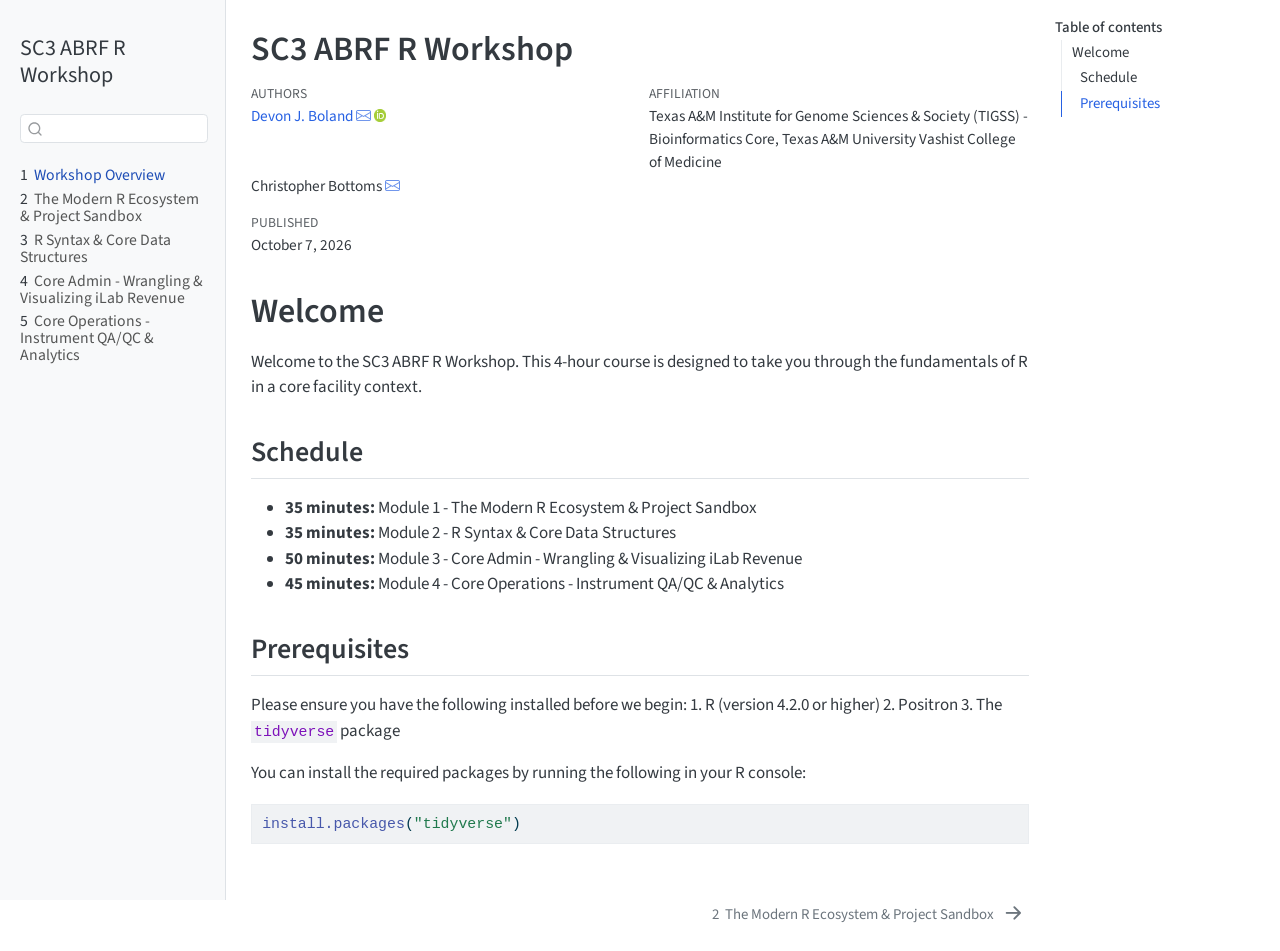
<file: index.html>
<!DOCTYPE html>
<html xmlns="http://www.w3.org/1999/xhtml" lang="en" xml:lang="en"><head>

<meta charset="utf-8">
<meta name="generator" content="quarto-1.10.18">

<meta name="viewport" content="width=device-width, initial-scale=1.0, user-scalable=yes">

<meta name="author" content="Devon J. Boland">
<meta name="author" content="Christopher Bottoms">
<meta name="dcterms.date" content="2026-10-07">

<title>SC3 ABRF R Workshop</title>
<style>
/* Default styles provided by pandoc.
** See https://pandoc.org/MANUAL.html#variables-for-html for config info.
*/
span.smallcaps{font-variant: small-caps;}
div.columns{display: flex; gap: 1.5em;}
div.column{flex: auto;}
@media screen {
div.columns{gap: min(4vw, 1.5em);}
div.column{overflow-x: auto;}
}
div.hanging-indent{margin-left: 1.5em; text-indent: -1.5em;}
ul.task-list{list-style: none;}
ul.task-list li input[type="checkbox"] {
  width: 0.8em;
  margin: 0 0.8em 0.2em -1em; /* quarto-specific, see https://github.com/quarto-dev/quarto-cli/issues/4556 */ 
  vertical-align: middle;
}
/* CSS for syntax highlighting */
html { -webkit-text-size-adjust: 100%; }
pre > code.sourceCode { white-space: pre; position: relative; }
pre > code.sourceCode > span { display: inline-block; line-height: 1.25; }
pre > code.sourceCode > span:empty { height: 1.2em; }
.sourceCode { overflow: visible; }
code.sourceCode > span { color: inherit; text-decoration: inherit; }
div.sourceCode { margin: 1em 0; }
pre.sourceCode { margin: 0; }
@media screen {
div.sourceCode { overflow: auto; }
}
@media print {
pre > code.sourceCode { white-space: pre-wrap; }
pre > code.sourceCode > span { text-indent: -5em; padding-left: 5em; }
}
pre.numberSource code
  { counter-reset: source-line 0; }
pre.numberSource code > span
  { position: relative; left: -4em; counter-increment: source-line; }
pre.numberSource code > span > a:first-child::before
  { content: counter(source-line);
    position: relative; left: -1em; text-align: right; vertical-align: baseline;
    border: none; display: inline-block;
    -webkit-touch-callout: none; -webkit-user-select: none;
    -khtml-user-select: none; -moz-user-select: none;
    -ms-user-select: none; user-select: none;
    padding: 0 4px; width: 4em;
  }
pre.numberSource { margin-left: 3em;  padding-left: 4px; }
div.sourceCode
  {   }
@media screen {
pre > code.sourceCode > span > a:first-child::before { text-decoration: underline; }
}
</style>


<script src="site_libs/quarto-nav/quarto-nav.js"></script>
<script src="site_libs/quarto-nav/headroom.min.js"></script>
<script src="site_libs/clipboard/clipboard.min.js"></script>
<script src="site_libs/quarto-search/autocomplete.umd.js"></script>
<script src="site_libs/quarto-search/fuse.min.js"></script>
<script src="site_libs/quarto-search/quarto-search.js"></script>
<meta name="quarto:offset" content="./">
<link href="./R-Introductions.html" rel="next">
<script src="site_libs/quarto-html/quarto.js" type="module"></script>
<script src="site_libs/quarto-html/tabsets/tabsets.js" type="module"></script>
<script src="site_libs/quarto-html/popper.min.js"></script>
<script src="site_libs/quarto-html/tippy.umd.min.js"></script>
<script src="site_libs/quarto-html/anchor.min.js"></script>
<link href="site_libs/quarto-html/tippy.css" rel="stylesheet">
<link href="site_libs/quarto-html/quarto-syntax-highlighting-64a204ab8560d761af7679ceaba22944.css" rel="stylesheet" id="quarto-text-highlighting-styles">
<script src="site_libs/bootstrap/bootstrap.min.js"></script>
<link href="site_libs/bootstrap/bootstrap-icons.css" rel="stylesheet">
<link href="site_libs/bootstrap/bootstrap-bf8541b1296accc9344c8d492b94c564.min.css" rel="stylesheet" append-hash="true" id="quarto-bootstrap" data-mode="light">
<script id="quarto-search-options" type="application/json">{
  "location": "sidebar",
  "copy-button": false,
  "collapse-after": 3,
  "panel-placement": "start",
  "type": "textbox",
  "limit": 50,
  "keyboard-shortcut": [
    "f",
    "/",
    "s"
  ],
  "show-item-context": false,
  "language": {
    "search-no-results-text": "No results",
    "search-matching-documents-text": "matching documents",
    "search-copy-link-title": "Copy link to search",
    "search-hide-matches-text": "Hide additional matches",
    "search-more-match-text": "more match in this document",
    "search-more-matches-text": "more matches in this document",
    "search-clear-button-title": "Clear",
    "search-text-placeholder": "",
    "search-detached-cancel-button-title": "Cancel",
    "search-submit-button-title": "Submit",
    "search-label": "Search"
  }
}</script>


</head>

<body class="nav-sidebar docked quarto-light">

<div id="quarto-search-results"></div>
  <header id="quarto-header" class="headroom fixed-top">
  <nav class="quarto-secondary-nav">
    <div class="container-fluid d-flex">
      <button type="button" class="quarto-btn-toggle btn" data-bs-toggle="collapse" role="button" data-bs-target=".quarto-sidebar-collapse-item" aria-controls="quarto-sidebar" aria-expanded="false" aria-label="Toggle sidebar navigation" onclick="if (window.quartoToggleHeadroom) { window.quartoToggleHeadroom(); }">
        <i class="bi bi-layout-text-sidebar-reverse"></i>
      </button>
        <nav class="quarto-page-breadcrumbs" aria-label="breadcrumb"><ol class="breadcrumb"><li class="breadcrumb-item"><a href="./index.html"><span class="chapter-number">1</span>&nbsp; <span class="chapter-title">Workshop Overview</span></a></li></ol></nav>
        <a class="flex-grow-1" role="navigation" data-bs-toggle="collapse" data-bs-target=".quarto-sidebar-collapse-item" aria-controls="quarto-sidebar" aria-expanded="false" aria-label="Toggle sidebar navigation" onclick="if (window.quartoToggleHeadroom) { window.quartoToggleHeadroom(); }">      
        </a>
      <button type="button" class="btn quarto-search-button" aria-label="Search" onclick="window.quartoOpenSearch();">
        <i class="bi bi-search"></i>
      </button>
    </div>
  </nav>
</header>
<!-- content -->
<div id="quarto-content" class="quarto-container page-columns page-rows-contents page-layout-article">
<!-- sidebar -->
  <nav id="quarto-sidebar" class="sidebar collapse collapse-horizontal quarto-sidebar-collapse-item sidebar-navigation docked overflow-auto">
    <div class="pt-lg-2 mt-2 text-left sidebar-header">
    <div class="sidebar-title mb-0 py-0">
      <a href="./">SC3 ABRF R Workshop</a> 
    </div>
      </div>
        <div class="mt-2 flex-shrink-0 align-items-center">
        <div class="sidebar-search">
        <div id="quarto-search" class="" title="Search"></div>
        </div>
        </div>
    <div class="sidebar-menu-container"> 
    <ul class="list-unstyled mt-1">
        <li class="sidebar-item">
  <div class="sidebar-item-container"> 
  <a href="./index.html" class="sidebar-item-text sidebar-link active">
 <span class="menu-text"><span class="chapter-number">1</span>&nbsp; <span class="chapter-title">Workshop Overview</span></span></a>
  </div>
</li>
        <li class="sidebar-item">
  <div class="sidebar-item-container"> 
  <a href="./R-Introductions.html" class="sidebar-item-text sidebar-link">
 <span class="menu-text"><span class="chapter-number">2</span>&nbsp; <span class="chapter-title">The Modern R Ecosystem &amp; Project Sandbox</span></span></a>
  </div>
</li>
        <li class="sidebar-item">
  <div class="sidebar-item-container"> 
  <a href="./R-coding.html" class="sidebar-item-text sidebar-link">
 <span class="menu-text"><span class="chapter-number">3</span>&nbsp; <span class="chapter-title">R Syntax &amp; Core Data Structures</span></span></a>
  </div>
</li>
        <li class="sidebar-item">
  <div class="sidebar-item-container"> 
  <a href="./R-ilab.html" class="sidebar-item-text sidebar-link">
 <span class="menu-text"><span class="chapter-number">4</span>&nbsp; <span class="chapter-title">Core Admin - Wrangling &amp; Visualizing iLab Revenue</span></span></a>
  </div>
</li>
        <li class="sidebar-item">
  <div class="sidebar-item-container"> 
  <a href="./R-instrument.html" class="sidebar-item-text sidebar-link">
 <span class="menu-text"><span class="chapter-number">5</span>&nbsp; <span class="chapter-title">Core Operations - Instrument QA/QC &amp; Analytics</span></span></a>
  </div>
</li>
    </ul>
    </div>
</nav>
<div id="quarto-sidebar-glass" class="quarto-sidebar-collapse-item" data-bs-toggle="collapse" data-bs-target=".quarto-sidebar-collapse-item"></div>
<!-- margin-sidebar -->
    <div id="quarto-margin-sidebar" class="sidebar margin-sidebar">
        <nav id="TOC" role="doc-toc" class="toc-active">
    <h2 id="toc-title">Table of contents</h2>
   
  <ul>
  <li><a href="#welcome" id="toc-welcome" class="nav-link active" data-scroll-target="#welcome">Welcome</a>
  <ul class="collapse">
  <li><a href="#schedule" id="toc-schedule" class="nav-link" data-scroll-target="#schedule">Schedule</a></li>
  <li><a href="#prerequisites" id="toc-prerequisites" class="nav-link" data-scroll-target="#prerequisites">Prerequisites</a></li>
  </ul></li>
  </ul>
</nav>
    </div>
<!-- main -->
<main class="content" id="quarto-document-content">

<header id="title-block-header" class="quarto-title-block default">
<div class="quarto-title">
<h1 class="title">SC3 ABRF R Workshop</h1>
</div>


<div class="quarto-title-meta-author">
  <div class="quarto-title-meta-heading">Authors</div>
  <div class="quarto-title-meta-heading">Affiliation</div>
  
    <div class="quarto-title-meta-contents">
    <p class="author"><a href="https://devonjboland.github.io/">Devon J. Boland</a> <a href="mailto:devonjboland@tamu.edu" class="quarto-title-author-email"><i class="bi bi-envelope"></i></a> <a href="https://orcid.org/0000-0001-8903-9718" class="quarto-title-author-orcid" aria-label="ORCID profile for Devon J. Boland"> <img alt="" src="[data-uri]"></a></p>
  </div>
  <div class="quarto-title-meta-contents">
        <p class="affiliation">
            Texas A&amp;M Institute for Genome Sciences &amp; Society (TIGSS) - Bioinformatics Core, Texas A&amp;M University Vashist College of Medicine
          </p>
      </div>
    <div class="quarto-title-meta-contents">
    <p class="author">Christopher Bottoms <a href="mailto:Christopher-Bottoms@omrf.org" class="quarto-title-author-email"><i class="bi bi-envelope"></i></a> </p>
  </div>
  <div class="quarto-title-meta-contents">
      </div>
  </div>

<div class="quarto-title-meta">

      
    <div>
    <div class="quarto-title-meta-heading">Published</div>
    <div class="quarto-title-meta-contents">
      <p class="date">October 7, 2026</p>
    </div>
  </div>
  
    
  </div>
  


</header>


<section id="welcome" class="level1 unnumbered">
<h1 class="unnumbered">Welcome</h1>
<p>Welcome to the SC3 ABRF R Workshop. This 4-hour course is designed to take you through the fundamentals of R in a core facility context.</p>
<section id="schedule" class="level2 unnumbered">
<h2 class="unnumbered anchored" data-anchor-id="schedule">Schedule</h2>
<ul>
<li><strong>35 minutes:</strong> Module 1 - The Modern R Ecosystem &amp; Project Sandbox</li>
<li><strong>35 minutes:</strong> Module 2 - R Syntax &amp; Core Data Structures</li>
<li><strong>50 minutes:</strong> Module 3 - Core Admin - Wrangling &amp; Visualizing iLab Revenue</li>
<li><strong>45 minutes:</strong> Module 4 - Core Operations - Instrument QA/QC &amp; Analytics</li>
</ul>
</section>
<section id="prerequisites" class="level2 unnumbered">
<h2 class="unnumbered anchored" data-anchor-id="prerequisites">Prerequisites</h2>
<p>Please ensure you have the following installed before we begin: 1. R (version 4.2.0 or higher) 2. Positron 3. The <code>tidyverse</code> package</p>
<p>You can install the required packages by running the following in your R console:</p>
<div class="code-copy-outer-scaffold"><div class="sourceCode" id="cb1"><pre class="sourceCode r code-with-copy"><code class="sourceCode r"><span id="cb1-1"><a href="#cb1-1" aria-hidden="true" tabindex="-1"></a><span class="fu">install.packages</span>(<span class="st">"tidyverse"</span>)</span></code></pre></div><button title="Copy to Clipboard" class="code-copy-button"><i class="bi"></i></button></div>


</section>
</section>

</main> <!-- /main -->
<script id="quarto-html-after-body" type="application/javascript">
  window.document.addEventListener("DOMContentLoaded", function (event) {
    const icon = "";
    const anchorJS = new window.AnchorJS();
    anchorJS.options = {
      placement: 'right',
      icon: icon
    };
    anchorJS.add('.anchored');
    const isCodeAnnotation = (el) => {
      for (const clz of el.classList) {
        if (clz.startsWith('code-annotation-')) {                     
          return true;
        }
      }
      return false;
    }
    const onCopySuccess = function(e) {
      // button target
      const button = e.trigger;
      // don't keep focus
      button.blur();
      // flash "checked"
      button.classList.add('code-copy-button-checked');
      var currentTitle = button.getAttribute("title");
      button.setAttribute("title", "Copied!");
      let tooltip;
      if (window.bootstrap) {
        button.setAttribute("data-bs-toggle", "tooltip");
        button.setAttribute("data-bs-placement", "left");
        button.setAttribute("data-bs-title", "Copied!");
        tooltip = new bootstrap.Tooltip(button, 
          { trigger: "manual", 
            customClass: "code-copy-button-tooltip",
            offset: [0, -8]});
        tooltip.show();    
      }
      setTimeout(function() {
        if (tooltip) {
          tooltip.hide();
          button.removeAttribute("data-bs-title");
          button.removeAttribute("data-bs-toggle");
          button.removeAttribute("data-bs-placement");
        }
        button.setAttribute("title", currentTitle);
        button.classList.remove('code-copy-button-checked');
      }, 1000);
      // clear code selection
      e.clearSelection();
    }
    const getTextToCopy = function(trigger) {
      const outerScaffold = trigger.parentElement.cloneNode(true);
      const codeEl = outerScaffold.querySelector('code');
      for (const childEl of codeEl.children) {
        if (isCodeAnnotation(childEl)) {
          childEl.remove();
        }
      }
      return codeEl.innerText;
    }
    const clipboard = new window.ClipboardJS('.code-copy-button:not([data-in-quarto-modal])', {
      text: getTextToCopy
    });
    clipboard.on('success', onCopySuccess);
    if (window.document.getElementById('quarto-embedded-source-code-modal')) {
      const clipboardModal = new window.ClipboardJS('.code-copy-button[data-in-quarto-modal]', {
        text: getTextToCopy,
        container: window.document.getElementById('quarto-embedded-source-code-modal')
      });
      clipboardModal.on('success', onCopySuccess);
    }
      var localhostRegex = new RegExp(/^(?:http|https):\/\/localhost\:?[0-9]*\//);
      var mailtoRegex = new RegExp(/^mailto:/);
        var filterRegex = new RegExp('/' + window.location.host + '/');
      var isInternal = (href) => {
          return filterRegex.test(href) || localhostRegex.test(href) || mailtoRegex.test(href);
      }
      // Inspect non-navigation links and adorn them if external
     var links = window.document.querySelectorAll('a[href]:not(.nav-link):not(.navbar-brand):not(.toc-action):not(.sidebar-link):not(.sidebar-item-toggle):not(.pagination-link):not(.no-external):not([aria-hidden]):not(.dropdown-item):not(.quarto-navigation-tool):not(.about-link)');
      for (var i=0; i<links.length; i++) {
        const link = links[i];
        if (!isInternal(link.href)) {
          // undo the damage that might have been done by quarto-nav.js in the case of
          // links that we want to consider external
          if (link.dataset.originalHref !== undefined) {
            link.href = link.dataset.originalHref;
          }
        }
      }
    function tippyHover(el, contentFn, onTriggerFn, onUntriggerFn) {
      const config = {
        allowHTML: true,
        maxWidth: 500,
        delay: 100,
        arrow: false,
        appendTo: function(el) {
            return el.parentElement;
        },
        interactive: true,
        interactiveBorder: 10,
        theme: 'quarto',
        placement: 'bottom-start',
      };
      if (contentFn) {
        config.content = contentFn;
      }
      if (onTriggerFn) {
        config.onTrigger = onTriggerFn;
      }
      if (onUntriggerFn) {
        config.onUntrigger = onUntriggerFn;
      }
      window.tippy(el, config); 
    }
    const noterefs = window.document.querySelectorAll('a[role="doc-noteref"]');
    for (var i=0; i<noterefs.length; i++) {
      const ref = noterefs[i];
      tippyHover(ref, function() {
        // use id or data attribute instead here
        let href = ref.getAttribute('data-footnote-href') || ref.getAttribute('href');
        try { href = new URL(href).hash; } catch {}
        const id = href.replace(/^#\/?/, "");
        const note = window.document.getElementById(id);
        if (note) {
          return note.innerHTML;
        } else {
          return "";
        }
      });
    }
    const xrefs = window.document.querySelectorAll('a.quarto-xref');
    const processXRef = (id, note) => {
      // Strip column container classes
      const stripColumnClz = (el) => {
        el.classList.remove("page-full", "page-columns");
        if (el.children) {
          for (const child of el.children) {
            stripColumnClz(child);
          }
        }
      }
      stripColumnClz(note)
      if (id === null || id.startsWith('sec-')) {
        // Special case sections, only their first couple elements
        const container = document.createElement("div");
        if (note.children && note.children.length > 2) {
          container.appendChild(note.children[0].cloneNode(true));
          for (let i = 1; i < note.children.length; i++) {
            const child = note.children[i];
            if (child.tagName === "P" && child.innerText === "") {
              continue;
            } else {
              container.appendChild(child.cloneNode(true));
              break;
            }
          }
          if (window.Quarto?.typesetMath) {
            window.Quarto.typesetMath(container);
          }
          return container.innerHTML
        } else {
          if (window.Quarto?.typesetMath) {
            window.Quarto.typesetMath(note);
          }
          return note.innerHTML;
        }
      } else {
        // Remove any anchor links if they are present
        const anchorLink = note.querySelector('a.anchorjs-link');
        if (anchorLink) {
          anchorLink.remove();
        }
        if (window.Quarto?.typesetMath) {
          window.Quarto.typesetMath(note);
        }
        if (note.classList.contains("callout")) {
          return note.outerHTML;
        } else {
          return note.innerHTML;
        }
      }
    }
    for (var i=0; i<xrefs.length; i++) {
      const xref = xrefs[i];
      tippyHover(xref, undefined, function(instance) {
        instance.disable();
        let url = xref.getAttribute('href');
        let hash = undefined; 
        if (url.startsWith('#')) {
          hash = url;
        } else {
          try { hash = new URL(url).hash; } catch {}
        }
        if (hash) {
          const id = hash.replace(/^#\/?/, "");
          const note = window.document.getElementById(id);
          if (note !== null) {
            try {
              const html = processXRef(id, note.cloneNode(true));
              instance.setContent(html);
            } finally {
              instance.enable();
              instance.show();
            }
          } else {
            // See if we can fetch this
            fetch(url.split('#')[0])
            .then(res => res.text())
            .then(html => {
              const parser = new DOMParser();
              const htmlDoc = parser.parseFromString(html, "text/html");
              const note = htmlDoc.getElementById(id);
              if (note !== null) {
                const html = processXRef(id, note);
                instance.setContent(html);
              } 
            }).finally(() => {
              instance.enable();
              instance.show();
            });
          }
        } else {
          // See if we can fetch a full url (with no hash to target)
          // This is a special case and we should probably do some content thinning / targeting
          fetch(url)
          .then(res => res.text())
          .then(html => {
            const parser = new DOMParser();
            const htmlDoc = parser.parseFromString(html, "text/html");
            const note = htmlDoc.querySelector('main.content');
            if (note !== null) {
              // This should only happen for chapter cross references
              // (since there is no id in the URL)
              // remove the first header
              if (note.children.length > 0 && note.children[0].tagName === "HEADER") {
                note.children[0].remove();
              }
              const html = processXRef(null, note);
              instance.setContent(html);
            } 
          }).finally(() => {
            instance.enable();
            instance.show();
          });
        }
      }, function(instance) {
      });
    }
        let selectedAnnoteEl;
        const selectorForAnnotation = ( cell, annotation) => {
          let cellAttr = 'data-code-cell="' + cell + '"';
          let lineAttr = 'data-code-annotation="' +  annotation + '"';
          const selector = 'span[' + cellAttr + '][' + lineAttr + ']';
          return selector;
        }
        const selectCodeLines = (annoteEl) => {
          const doc = window.document;
          const targetCell = annoteEl.getAttribute("data-target-cell");
          const targetAnnotation = annoteEl.getAttribute("data-target-annotation");
          const annoteSpan = window.document.querySelector(selectorForAnnotation(targetCell, targetAnnotation));
          const lines = annoteSpan.getAttribute("data-code-lines").split(",");
          const lineIds = lines.map((line) => {
            return targetCell + "-" + line;
          })
          let top = null;
          let height = null;
          let parent = null;
          if (lineIds.length > 0) {
              //compute the position of the single el (top and bottom and make a div)
              const el = window.document.getElementById(lineIds[0]);
              top = el.offsetTop;
              height = el.offsetHeight;
              parent = el.parentElement.parentElement;
            if (lineIds.length > 1) {
              const lastEl = window.document.getElementById(lineIds[lineIds.length - 1]);
              const bottom = lastEl.offsetTop + lastEl.offsetHeight;
              height = bottom - top;
            }
            if (top !== null && height !== null && parent !== null) {
              // cook up a div (if necessary) and position it 
              let div = window.document.getElementById("code-annotation-line-highlight");
              if (div === null) {
                div = window.document.createElement("div");
                div.setAttribute("id", "code-annotation-line-highlight");
                div.style.position = 'absolute';
                parent.appendChild(div);
              }
              div.style.top = top - 2 + "px";
              div.style.height = height + 4 + "px";
              div.style.left = 0;
              let gutterDiv = window.document.getElementById("code-annotation-line-highlight-gutter");
              if (gutterDiv === null) {
                gutterDiv = window.document.createElement("div");
                gutterDiv.setAttribute("id", "code-annotation-line-highlight-gutter");
                gutterDiv.style.position = 'absolute';
                const codeCell = window.document.getElementById(targetCell);
                const gutter = codeCell.querySelector('.code-annotation-gutter');
                gutter.appendChild(gutterDiv);
              }
              gutterDiv.style.top = top - 2 + "px";
              gutterDiv.style.height = height + 4 + "px";
            }
            selectedAnnoteEl = annoteEl;
          }
        };
        const unselectCodeLines = () => {
          const elementsIds = ["code-annotation-line-highlight", "code-annotation-line-highlight-gutter"];
          elementsIds.forEach((elId) => {
            const div = window.document.getElementById(elId);
            if (div) {
              div.remove();
            }
          });
          selectedAnnoteEl = undefined;
        };
          // Handle positioning of the toggle
      window.addEventListener(
        "resize",
        throttle(() => {
          elRect = undefined;
          if (selectedAnnoteEl) {
            selectCodeLines(selectedAnnoteEl);
          }
        }, 10)
      );
      function throttle(fn, ms) {
      let throttle = false;
      let timer;
        return (...args) => {
          if(!throttle) { // first call gets through
              fn.apply(this, args);
              throttle = true;
          } else { // all the others get throttled
              if(timer) clearTimeout(timer); // cancel #2
              timer = setTimeout(() => {
                fn.apply(this, args);
                timer = throttle = false;
              }, ms);
          }
        };
      }
        // Attach click handler to the DT
        const annoteDls = window.document.querySelectorAll('dt[data-target-cell]');
        for (const annoteDlNode of annoteDls) {
          annoteDlNode.addEventListener('click', (event) => {
            const clickedEl = event.target;
            if (clickedEl !== selectedAnnoteEl) {
              unselectCodeLines();
              const activeEl = window.document.querySelector('dt[data-target-cell].code-annotation-active');
              if (activeEl) {
                activeEl.classList.remove('code-annotation-active');
              }
              selectCodeLines(clickedEl);
              clickedEl.classList.add('code-annotation-active');
            } else {
              // Unselect the line
              unselectCodeLines();
              clickedEl.classList.remove('code-annotation-active');
            }
          });
        }
    const findCites = (el) => {
      const parentEl = el.parentElement;
      if (parentEl) {
        const cites = parentEl.dataset.cites;
        if (cites) {
          return {
            el,
            cites: cites.split(' ')
          };
        } else {
          return findCites(el.parentElement)
        }
      } else {
        return undefined;
      }
    };
    var bibliorefs = window.document.querySelectorAll('a[role="doc-biblioref"]');
    for (var i=0; i<bibliorefs.length; i++) {
      const ref = bibliorefs[i];
      const citeInfo = findCites(ref);
      if (citeInfo) {
        tippyHover(citeInfo.el, function() {
          var popup = window.document.createElement('div');
          citeInfo.cites.forEach(function(cite) {
            var citeDiv = window.document.createElement('div');
            citeDiv.classList.add('hanging-indent');
            citeDiv.classList.add('csl-entry');
            var biblioDiv = window.document.getElementById('ref-' + cite);
            if (biblioDiv) {
              citeDiv.innerHTML = biblioDiv.innerHTML;
            }
            popup.appendChild(citeDiv);
          });
          return popup.innerHTML;
        });
      }
    }
  });
  </script>
<nav class="page-navigation">
  <div class="nav-page nav-page-previous">
  </div>
  <div class="nav-page nav-page-next">
      <a href="./R-Introductions.html" class="pagination-link" aria-label="The Modern R Ecosystem &amp; Project Sandbox">
        <span class="nav-page-text"><span class="chapter-number">2</span>&nbsp; <span class="chapter-title">The Modern R Ecosystem &amp; Project Sandbox</span></span> <i class="bi bi-arrow-right-short"></i>
      </a>
  </div>
</nav>
</div> <!-- /content -->




</body></html>
</file>
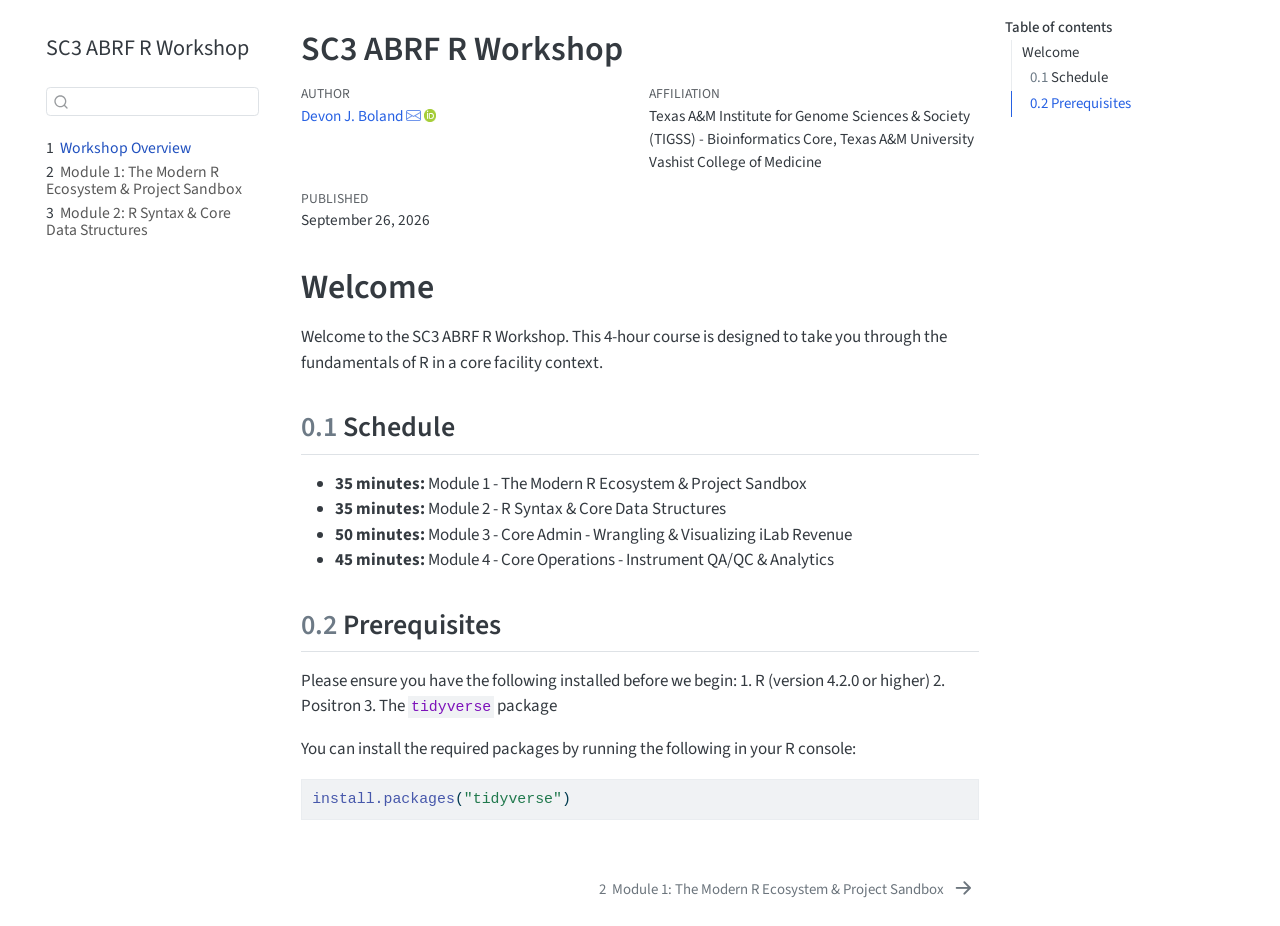
<file: R-Workshop/_book/index.html>
<!DOCTYPE html>
<html xmlns="http://www.w3.org/1999/xhtml" lang="en" xml:lang="en"><head>

<meta charset="utf-8">
<meta name="generator" content="quarto-1.10.18">

<meta name="viewport" content="width=device-width, initial-scale=1.0, user-scalable=yes">

<meta name="author" content="Devon J. Boland">
<meta name="dcterms.date" content="2026-09-26">

<title>SC3 ABRF R Workshop</title>
<style>
/* Default styles provided by pandoc.
** See https://pandoc.org/MANUAL.html#variables-for-html for config info.
*/
span.smallcaps{font-variant: small-caps;}
div.columns{display: flex; gap: 1.5em;}
div.column{flex: auto;}
@media screen {
div.columns{gap: min(4vw, 1.5em);}
div.column{overflow-x: auto;}
}
div.hanging-indent{margin-left: 1.5em; text-indent: -1.5em;}
ul.task-list{list-style: none;}
ul.task-list li input[type="checkbox"] {
  width: 0.8em;
  margin: 0 0.8em 0.2em -1em; /* quarto-specific, see https://github.com/quarto-dev/quarto-cli/issues/4556 */ 
  vertical-align: middle;
}
/* CSS for syntax highlighting */
html { -webkit-text-size-adjust: 100%; }
pre > code.sourceCode { white-space: pre; position: relative; }
pre > code.sourceCode > span { display: inline-block; line-height: 1.25; }
pre > code.sourceCode > span:empty { height: 1.2em; }
.sourceCode { overflow: visible; }
code.sourceCode > span { color: inherit; text-decoration: inherit; }
div.sourceCode { margin: 1em 0; }
pre.sourceCode { margin: 0; }
@media screen {
div.sourceCode { overflow: auto; }
}
@media print {
pre > code.sourceCode { white-space: pre-wrap; }
pre > code.sourceCode > span { text-indent: -5em; padding-left: 5em; }
}
pre.numberSource code
  { counter-reset: source-line 0; }
pre.numberSource code > span
  { position: relative; left: -4em; counter-increment: source-line; }
pre.numberSource code > span > a:first-child::before
  { content: counter(source-line);
    position: relative; left: -1em; text-align: right; vertical-align: baseline;
    border: none; display: inline-block;
    -webkit-touch-callout: none; -webkit-user-select: none;
    -khtml-user-select: none; -moz-user-select: none;
    -ms-user-select: none; user-select: none;
    padding: 0 4px; width: 4em;
  }
pre.numberSource { margin-left: 3em;  padding-left: 4px; }
div.sourceCode
  {   }
@media screen {
pre > code.sourceCode > span > a:first-child::before { text-decoration: underline; }
}
</style>


<script src="site_libs/quarto-nav/quarto-nav.js"></script>
<script src="site_libs/quarto-nav/headroom.min.js"></script>
<script src="site_libs/clipboard/clipboard.min.js"></script>
<script src="site_libs/quarto-search/autocomplete.umd.js"></script>
<script src="site_libs/quarto-search/fuse.min.js"></script>
<script src="site_libs/quarto-search/quarto-search.js"></script>
<meta name="quarto:offset" content="./">
<link href="./R-Introductions.html" rel="next">
<script src="site_libs/quarto-html/quarto.js" type="module"></script>
<script src="site_libs/quarto-html/tabsets/tabsets.js" type="module"></script>
<script src="site_libs/quarto-html/popper.min.js"></script>
<script src="site_libs/quarto-html/tippy.umd.min.js"></script>
<script src="site_libs/quarto-html/anchor.min.js"></script>
<link href="site_libs/quarto-html/tippy.css" rel="stylesheet">
<link href="site_libs/quarto-html/quarto-syntax-highlighting-64a204ab8560d761af7679ceaba22944.css" rel="stylesheet" id="quarto-text-highlighting-styles">
<script src="site_libs/bootstrap/bootstrap.min.js"></script>
<link href="site_libs/bootstrap/bootstrap-icons.css" rel="stylesheet">
<link href="site_libs/bootstrap/bootstrap-d2c8c846aab2e24c46a56f25df8c959b.min.css" rel="stylesheet" append-hash="true" id="quarto-bootstrap" data-mode="light">
<script id="quarto-search-options" type="application/json">{
  "location": "sidebar",
  "copy-button": false,
  "collapse-after": 3,
  "panel-placement": "start",
  "type": "textbox",
  "limit": 50,
  "keyboard-shortcut": [
    "f",
    "/",
    "s"
  ],
  "show-item-context": false,
  "language": {
    "search-no-results-text": "No results",
    "search-matching-documents-text": "matching documents",
    "search-copy-link-title": "Copy link to search",
    "search-hide-matches-text": "Hide additional matches",
    "search-more-match-text": "more match in this document",
    "search-more-matches-text": "more matches in this document",
    "search-clear-button-title": "Clear",
    "search-text-placeholder": "",
    "search-detached-cancel-button-title": "Cancel",
    "search-submit-button-title": "Submit",
    "search-label": "Search"
  }
}</script>


</head>

<body class="nav-sidebar floating quarto-light">

<div id="quarto-search-results"></div>
  <header id="quarto-header" class="headroom fixed-top">
  <nav class="quarto-secondary-nav">
    <div class="container-fluid d-flex">
      <button type="button" class="quarto-btn-toggle btn" data-bs-toggle="collapse" role="button" data-bs-target=".quarto-sidebar-collapse-item" aria-controls="quarto-sidebar" aria-expanded="false" aria-label="Toggle sidebar navigation" onclick="if (window.quartoToggleHeadroom) { window.quartoToggleHeadroom(); }">
        <i class="bi bi-layout-text-sidebar-reverse"></i>
      </button>
        <nav class="quarto-page-breadcrumbs" aria-label="breadcrumb"><ol class="breadcrumb"><li class="breadcrumb-item"><a href="./index.html"><span class="chapter-number">1</span>&nbsp; <span class="chapter-title">Workshop Overview</span></a></li></ol></nav>
        <a class="flex-grow-1" role="navigation" data-bs-toggle="collapse" data-bs-target=".quarto-sidebar-collapse-item" aria-controls="quarto-sidebar" aria-expanded="false" aria-label="Toggle sidebar navigation" onclick="if (window.quartoToggleHeadroom) { window.quartoToggleHeadroom(); }">      
        </a>
      <button type="button" class="btn quarto-search-button" aria-label="Search" onclick="window.quartoOpenSearch();">
        <i class="bi bi-search"></i>
      </button>
    </div>
  </nav>
</header>
<!-- content -->
<div id="quarto-content" class="quarto-container page-columns page-rows-contents page-layout-article">
<!-- sidebar -->
  <nav id="quarto-sidebar" class="sidebar collapse collapse-horizontal quarto-sidebar-collapse-item sidebar-navigation floating overflow-auto">
    <div class="pt-lg-2 mt-2 text-left sidebar-header">
    <div class="sidebar-title mb-0 py-0">
      <a href="./">SC3 ABRF R Workshop</a> 
    </div>
      </div>
        <div class="mt-2 flex-shrink-0 align-items-center">
        <div class="sidebar-search">
        <div id="quarto-search" class="" title="Search"></div>
        </div>
        </div>
    <div class="sidebar-menu-container"> 
    <ul class="list-unstyled mt-1">
        <li class="sidebar-item">
  <div class="sidebar-item-container"> 
  <a href="./index.html" class="sidebar-item-text sidebar-link active">
 <span class="menu-text"><span class="chapter-number">1</span>&nbsp; <span class="chapter-title">Workshop Overview</span></span></a>
  </div>
</li>
        <li class="sidebar-item">
  <div class="sidebar-item-container"> 
  <a href="./R-Introductions.html" class="sidebar-item-text sidebar-link">
 <span class="menu-text"><span class="chapter-number">2</span>&nbsp; <span class="chapter-title">Module 1: The Modern R Ecosystem &amp; Project Sandbox</span></span></a>
  </div>
</li>
        <li class="sidebar-item">
  <div class="sidebar-item-container"> 
  <a href="./R-coding.html" class="sidebar-item-text sidebar-link">
 <span class="menu-text"><span class="chapter-number">3</span>&nbsp; <span class="chapter-title">Module 2: R Syntax &amp; Core Data Structures</span></span></a>
  </div>
</li>
    </ul>
    </div>
</nav>
<div id="quarto-sidebar-glass" class="quarto-sidebar-collapse-item" data-bs-toggle="collapse" data-bs-target=".quarto-sidebar-collapse-item"></div>
<!-- margin-sidebar -->
    <div id="quarto-margin-sidebar" class="sidebar margin-sidebar">
        <nav id="TOC" role="doc-toc" class="toc-active">
    <h2 id="toc-title">Table of contents</h2>
   
  <ul>
  <li><a href="#welcome" id="toc-welcome" class="nav-link active" data-scroll-target="#welcome">Welcome</a>
  <ul class="collapse">
  <li><a href="#schedule" id="toc-schedule" class="nav-link" data-scroll-target="#schedule"><span class="header-section-number">0.1</span> Schedule</a></li>
  <li><a href="#prerequisites" id="toc-prerequisites" class="nav-link" data-scroll-target="#prerequisites"><span class="header-section-number">0.2</span> Prerequisites</a></li>
  </ul></li>
  </ul>
</nav>
    </div>
<!-- main -->
<main class="content" id="quarto-document-content">

<header id="title-block-header" class="quarto-title-block default">
<div class="quarto-title">
<h1 class="title">SC3 ABRF R Workshop</h1>
</div>


<div class="quarto-title-meta-author">
  <div class="quarto-title-meta-heading">Author</div>
  <div class="quarto-title-meta-heading">Affiliation</div>
  
    <div class="quarto-title-meta-contents">
    <p class="author"><a href="https://devonjboland.github.io/">Devon J. Boland</a> <a href="mailto:devonjboland@tamu.edu" class="quarto-title-author-email"><i class="bi bi-envelope"></i></a> <a href="https://orcid.org/0000-0001-8903-9718" class="quarto-title-author-orcid" aria-label="ORCID profile for Devon J. Boland"> <img alt="" src="[data-uri]"></a></p>
  </div>
  <div class="quarto-title-meta-contents">
        <p class="affiliation">
            Texas A&amp;M Institute for Genome Sciences &amp; Society (TIGSS) - Bioinformatics Core, Texas A&amp;M University Vashist College of Medicine
          </p>
      </div>
  </div>

<div class="quarto-title-meta">

      
    <div>
    <div class="quarto-title-meta-heading">Published</div>
    <div class="quarto-title-meta-contents">
      <p class="date">September 26, 2026</p>
    </div>
  </div>
  
    
  </div>
  


</header>


<section id="welcome" class="level1 unnumbered">
<h1 class="unnumbered">Welcome</h1>
<p>Welcome to the SC3 ABRF R Workshop. This 4-hour course is designed to take you through the fundamentals of R in a core facility context.</p>
<section id="schedule" class="level2" data-number="0.1">
<h2 data-number="0.1" class="anchored" data-anchor-id="schedule"><span class="header-section-number">0.1</span> Schedule</h2>
<ul>
<li><strong>35 minutes:</strong> Module 1 - The Modern R Ecosystem &amp; Project Sandbox</li>
<li><strong>35 minutes:</strong> Module 2 - R Syntax &amp; Core Data Structures</li>
<li><strong>50 minutes:</strong> Module 3 - Core Admin - Wrangling &amp; Visualizing iLab Revenue</li>
<li><strong>45 minutes:</strong> Module 4 - Core Operations - Instrument QA/QC &amp; Analytics</li>
</ul>
</section>
<section id="prerequisites" class="level2" data-number="0.2">
<h2 data-number="0.2" class="anchored" data-anchor-id="prerequisites"><span class="header-section-number">0.2</span> Prerequisites</h2>
<p>Please ensure you have the following installed before we begin: 1. R (version 4.2.0 or higher) 2. Positron 3. The <code>tidyverse</code> package</p>
<p>You can install the required packages by running the following in your R console:</p>
<div class="code-copy-outer-scaffold"><div class="sourceCode" id="cb1"><pre class="sourceCode r code-with-copy"><code class="sourceCode r"><span id="cb1-1"><a href="#cb1-1" aria-hidden="true" tabindex="-1"></a><span class="fu">install.packages</span>(<span class="st">"tidyverse"</span>)</span></code></pre></div><button title="Copy to Clipboard" class="code-copy-button"><i class="bi"></i></button></div>


</section>
</section>

</main> <!-- /main -->
<script id="quarto-html-after-body" type="application/javascript">
  window.document.addEventListener("DOMContentLoaded", function (event) {
    const icon = "";
    const anchorJS = new window.AnchorJS();
    anchorJS.options = {
      placement: 'right',
      icon: icon
    };
    anchorJS.add('.anchored');
    const isCodeAnnotation = (el) => {
      for (const clz of el.classList) {
        if (clz.startsWith('code-annotation-')) {                     
          return true;
        }
      }
      return false;
    }
    const onCopySuccess = function(e) {
      // button target
      const button = e.trigger;
      // don't keep focus
      button.blur();
      // flash "checked"
      button.classList.add('code-copy-button-checked');
      var currentTitle = button.getAttribute("title");
      button.setAttribute("title", "Copied!");
      let tooltip;
      if (window.bootstrap) {
        button.setAttribute("data-bs-toggle", "tooltip");
        button.setAttribute("data-bs-placement", "left");
        button.setAttribute("data-bs-title", "Copied!");
        tooltip = new bootstrap.Tooltip(button, 
          { trigger: "manual", 
            customClass: "code-copy-button-tooltip",
            offset: [0, -8]});
        tooltip.show();    
      }
      setTimeout(function() {
        if (tooltip) {
          tooltip.hide();
          button.removeAttribute("data-bs-title");
          button.removeAttribute("data-bs-toggle");
          button.removeAttribute("data-bs-placement");
        }
        button.setAttribute("title", currentTitle);
        button.classList.remove('code-copy-button-checked');
      }, 1000);
      // clear code selection
      e.clearSelection();
    }
    const getTextToCopy = function(trigger) {
      const outerScaffold = trigger.parentElement.cloneNode(true);
      const codeEl = outerScaffold.querySelector('code');
      for (const childEl of codeEl.children) {
        if (isCodeAnnotation(childEl)) {
          childEl.remove();
        }
      }
      return codeEl.innerText;
    }
    const clipboard = new window.ClipboardJS('.code-copy-button:not([data-in-quarto-modal])', {
      text: getTextToCopy
    });
    clipboard.on('success', onCopySuccess);
    if (window.document.getElementById('quarto-embedded-source-code-modal')) {
      const clipboardModal = new window.ClipboardJS('.code-copy-button[data-in-quarto-modal]', {
        text: getTextToCopy,
        container: window.document.getElementById('quarto-embedded-source-code-modal')
      });
      clipboardModal.on('success', onCopySuccess);
    }
      var localhostRegex = new RegExp(/^(?:http|https):\/\/localhost\:?[0-9]*\//);
      var mailtoRegex = new RegExp(/^mailto:/);
        var filterRegex = new RegExp('/' + window.location.host + '/');
      var isInternal = (href) => {
          return filterRegex.test(href) || localhostRegex.test(href) || mailtoRegex.test(href);
      }
      // Inspect non-navigation links and adorn them if external
     var links = window.document.querySelectorAll('a[href]:not(.nav-link):not(.navbar-brand):not(.toc-action):not(.sidebar-link):not(.sidebar-item-toggle):not(.pagination-link):not(.no-external):not([aria-hidden]):not(.dropdown-item):not(.quarto-navigation-tool):not(.about-link)');
      for (var i=0; i<links.length; i++) {
        const link = links[i];
        if (!isInternal(link.href)) {
          // undo the damage that might have been done by quarto-nav.js in the case of
          // links that we want to consider external
          if (link.dataset.originalHref !== undefined) {
            link.href = link.dataset.originalHref;
          }
        }
      }
    function tippyHover(el, contentFn, onTriggerFn, onUntriggerFn) {
      const config = {
        allowHTML: true,
        maxWidth: 500,
        delay: 100,
        arrow: false,
        appendTo: function(el) {
            return el.parentElement;
        },
        interactive: true,
        interactiveBorder: 10,
        theme: 'quarto',
        placement: 'bottom-start',
      };
      if (contentFn) {
        config.content = contentFn;
      }
      if (onTriggerFn) {
        config.onTrigger = onTriggerFn;
      }
      if (onUntriggerFn) {
        config.onUntrigger = onUntriggerFn;
      }
      window.tippy(el, config); 
    }
    const noterefs = window.document.querySelectorAll('a[role="doc-noteref"]');
    for (var i=0; i<noterefs.length; i++) {
      const ref = noterefs[i];
      tippyHover(ref, function() {
        // use id or data attribute instead here
        let href = ref.getAttribute('data-footnote-href') || ref.getAttribute('href');
        try { href = new URL(href).hash; } catch {}
        const id = href.replace(/^#\/?/, "");
        const note = window.document.getElementById(id);
        if (note) {
          return note.innerHTML;
        } else {
          return "";
        }
      });
    }
    const xrefs = window.document.querySelectorAll('a.quarto-xref');
    const processXRef = (id, note) => {
      // Strip column container classes
      const stripColumnClz = (el) => {
        el.classList.remove("page-full", "page-columns");
        if (el.children) {
          for (const child of el.children) {
            stripColumnClz(child);
          }
        }
      }
      stripColumnClz(note)
      if (id === null || id.startsWith('sec-')) {
        // Special case sections, only their first couple elements
        const container = document.createElement("div");
        if (note.children && note.children.length > 2) {
          container.appendChild(note.children[0].cloneNode(true));
          for (let i = 1; i < note.children.length; i++) {
            const child = note.children[i];
            if (child.tagName === "P" && child.innerText === "") {
              continue;
            } else {
              container.appendChild(child.cloneNode(true));
              break;
            }
          }
          if (window.Quarto?.typesetMath) {
            window.Quarto.typesetMath(container);
          }
          return container.innerHTML
        } else {
          if (window.Quarto?.typesetMath) {
            window.Quarto.typesetMath(note);
          }
          return note.innerHTML;
        }
      } else {
        // Remove any anchor links if they are present
        const anchorLink = note.querySelector('a.anchorjs-link');
        if (anchorLink) {
          anchorLink.remove();
        }
        if (window.Quarto?.typesetMath) {
          window.Quarto.typesetMath(note);
        }
        if (note.classList.contains("callout")) {
          return note.outerHTML;
        } else {
          return note.innerHTML;
        }
      }
    }
    for (var i=0; i<xrefs.length; i++) {
      const xref = xrefs[i];
      tippyHover(xref, undefined, function(instance) {
        instance.disable();
        let url = xref.getAttribute('href');
        let hash = undefined; 
        if (url.startsWith('#')) {
          hash = url;
        } else {
          try { hash = new URL(url).hash; } catch {}
        }
        if (hash) {
          const id = hash.replace(/^#\/?/, "");
          const note = window.document.getElementById(id);
          if (note !== null) {
            try {
              const html = processXRef(id, note.cloneNode(true));
              instance.setContent(html);
            } finally {
              instance.enable();
              instance.show();
            }
          } else {
            // See if we can fetch this
            fetch(url.split('#')[0])
            .then(res => res.text())
            .then(html => {
              const parser = new DOMParser();
              const htmlDoc = parser.parseFromString(html, "text/html");
              const note = htmlDoc.getElementById(id);
              if (note !== null) {
                const html = processXRef(id, note);
                instance.setContent(html);
              } 
            }).finally(() => {
              instance.enable();
              instance.show();
            });
          }
        } else {
          // See if we can fetch a full url (with no hash to target)
          // This is a special case and we should probably do some content thinning / targeting
          fetch(url)
          .then(res => res.text())
          .then(html => {
            const parser = new DOMParser();
            const htmlDoc = parser.parseFromString(html, "text/html");
            const note = htmlDoc.querySelector('main.content');
            if (note !== null) {
              // This should only happen for chapter cross references
              // (since there is no id in the URL)
              // remove the first header
              if (note.children.length > 0 && note.children[0].tagName === "HEADER") {
                note.children[0].remove();
              }
              const html = processXRef(null, note);
              instance.setContent(html);
            } 
          }).finally(() => {
            instance.enable();
            instance.show();
          });
        }
      }, function(instance) {
      });
    }
        let selectedAnnoteEl;
        const selectorForAnnotation = ( cell, annotation) => {
          let cellAttr = 'data-code-cell="' + cell + '"';
          let lineAttr = 'data-code-annotation="' +  annotation + '"';
          const selector = 'span[' + cellAttr + '][' + lineAttr + ']';
          return selector;
        }
        const selectCodeLines = (annoteEl) => {
          const doc = window.document;
          const targetCell = annoteEl.getAttribute("data-target-cell");
          const targetAnnotation = annoteEl.getAttribute("data-target-annotation");
          const annoteSpan = window.document.querySelector(selectorForAnnotation(targetCell, targetAnnotation));
          const lines = annoteSpan.getAttribute("data-code-lines").split(",");
          const lineIds = lines.map((line) => {
            return targetCell + "-" + line;
          })
          let top = null;
          let height = null;
          let parent = null;
          if (lineIds.length > 0) {
              //compute the position of the single el (top and bottom and make a div)
              const el = window.document.getElementById(lineIds[0]);
              top = el.offsetTop;
              height = el.offsetHeight;
              parent = el.parentElement.parentElement;
            if (lineIds.length > 1) {
              const lastEl = window.document.getElementById(lineIds[lineIds.length - 1]);
              const bottom = lastEl.offsetTop + lastEl.offsetHeight;
              height = bottom - top;
            }
            if (top !== null && height !== null && parent !== null) {
              // cook up a div (if necessary) and position it 
              let div = window.document.getElementById("code-annotation-line-highlight");
              if (div === null) {
                div = window.document.createElement("div");
                div.setAttribute("id", "code-annotation-line-highlight");
                div.style.position = 'absolute';
                parent.appendChild(div);
              }
              div.style.top = top - 2 + "px";
              div.style.height = height + 4 + "px";
              div.style.left = 0;
              let gutterDiv = window.document.getElementById("code-annotation-line-highlight-gutter");
              if (gutterDiv === null) {
                gutterDiv = window.document.createElement("div");
                gutterDiv.setAttribute("id", "code-annotation-line-highlight-gutter");
                gutterDiv.style.position = 'absolute';
                const codeCell = window.document.getElementById(targetCell);
                const gutter = codeCell.querySelector('.code-annotation-gutter');
                gutter.appendChild(gutterDiv);
              }
              gutterDiv.style.top = top - 2 + "px";
              gutterDiv.style.height = height + 4 + "px";
            }
            selectedAnnoteEl = annoteEl;
          }
        };
        const unselectCodeLines = () => {
          const elementsIds = ["code-annotation-line-highlight", "code-annotation-line-highlight-gutter"];
          elementsIds.forEach((elId) => {
            const div = window.document.getElementById(elId);
            if (div) {
              div.remove();
            }
          });
          selectedAnnoteEl = undefined;
        };
          // Handle positioning of the toggle
      window.addEventListener(
        "resize",
        throttle(() => {
          elRect = undefined;
          if (selectedAnnoteEl) {
            selectCodeLines(selectedAnnoteEl);
          }
        }, 10)
      );
      function throttle(fn, ms) {
      let throttle = false;
      let timer;
        return (...args) => {
          if(!throttle) { // first call gets through
              fn.apply(this, args);
              throttle = true;
          } else { // all the others get throttled
              if(timer) clearTimeout(timer); // cancel #2
              timer = setTimeout(() => {
                fn.apply(this, args);
                timer = throttle = false;
              }, ms);
          }
        };
      }
        // Attach click handler to the DT
        const annoteDls = window.document.querySelectorAll('dt[data-target-cell]');
        for (const annoteDlNode of annoteDls) {
          annoteDlNode.addEventListener('click', (event) => {
            const clickedEl = event.target;
            if (clickedEl !== selectedAnnoteEl) {
              unselectCodeLines();
              const activeEl = window.document.querySelector('dt[data-target-cell].code-annotation-active');
              if (activeEl) {
                activeEl.classList.remove('code-annotation-active');
              }
              selectCodeLines(clickedEl);
              clickedEl.classList.add('code-annotation-active');
            } else {
              // Unselect the line
              unselectCodeLines();
              clickedEl.classList.remove('code-annotation-active');
            }
          });
        }
    const findCites = (el) => {
      const parentEl = el.parentElement;
      if (parentEl) {
        const cites = parentEl.dataset.cites;
        if (cites) {
          return {
            el,
            cites: cites.split(' ')
          };
        } else {
          return findCites(el.parentElement)
        }
      } else {
        return undefined;
      }
    };
    var bibliorefs = window.document.querySelectorAll('a[role="doc-biblioref"]');
    for (var i=0; i<bibliorefs.length; i++) {
      const ref = bibliorefs[i];
      const citeInfo = findCites(ref);
      if (citeInfo) {
        tippyHover(citeInfo.el, function() {
          var popup = window.document.createElement('div');
          citeInfo.cites.forEach(function(cite) {
            var citeDiv = window.document.createElement('div');
            citeDiv.classList.add('hanging-indent');
            citeDiv.classList.add('csl-entry');
            var biblioDiv = window.document.getElementById('ref-' + cite);
            if (biblioDiv) {
              citeDiv.innerHTML = biblioDiv.innerHTML;
            }
            popup.appendChild(citeDiv);
          });
          return popup.innerHTML;
        });
      }
    }
  });
  </script>
<nav class="page-navigation">
  <div class="nav-page nav-page-previous">
  </div>
  <div class="nav-page nav-page-next">
      <a href="./R-Introductions.html" class="pagination-link" aria-label="Module 1: The Modern R Ecosystem &amp; Project Sandbox">
        <span class="nav-page-text"><span class="chapter-number">2</span>&nbsp; <span class="chapter-title">Module 1: The Modern R Ecosystem &amp; Project Sandbox</span></span> <i class="bi bi-arrow-right-short"></i>
      </a>
  </div>
</nav>
</div> <!-- /content -->




</body></html>
</file>
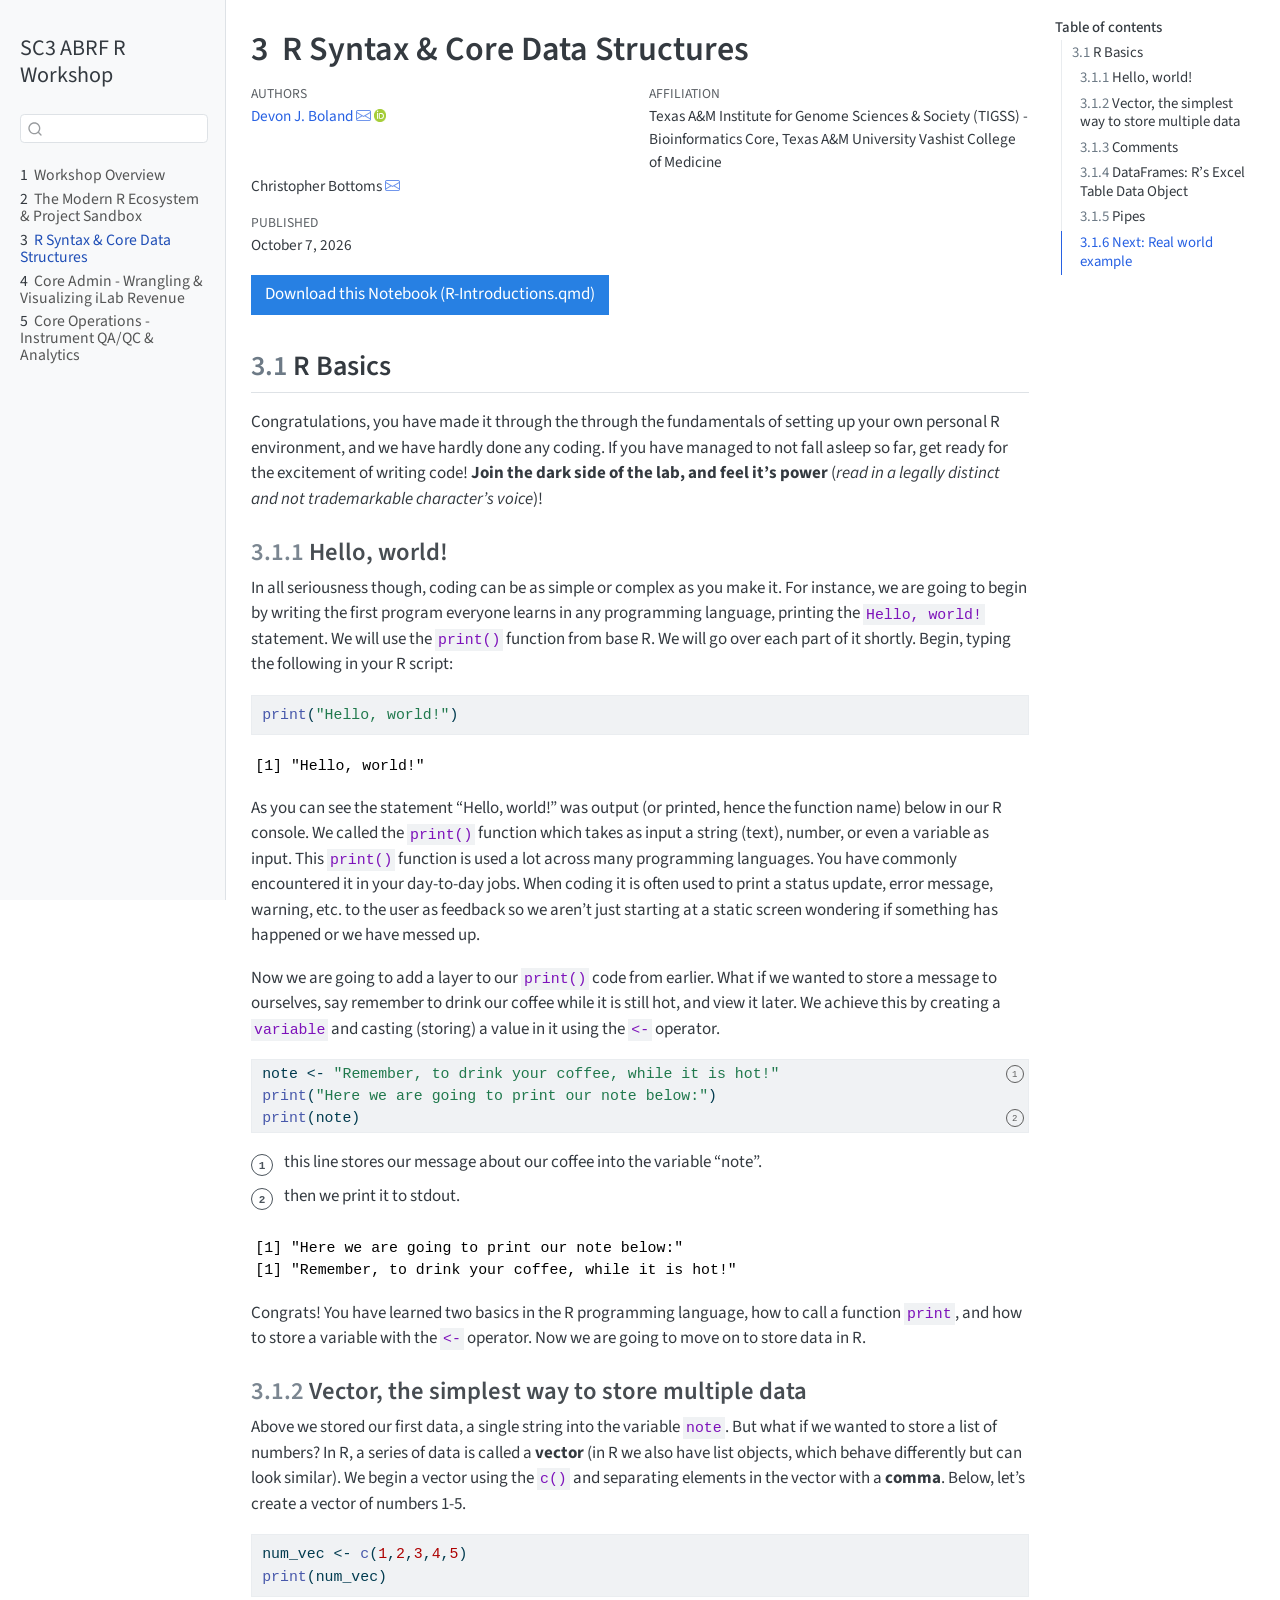
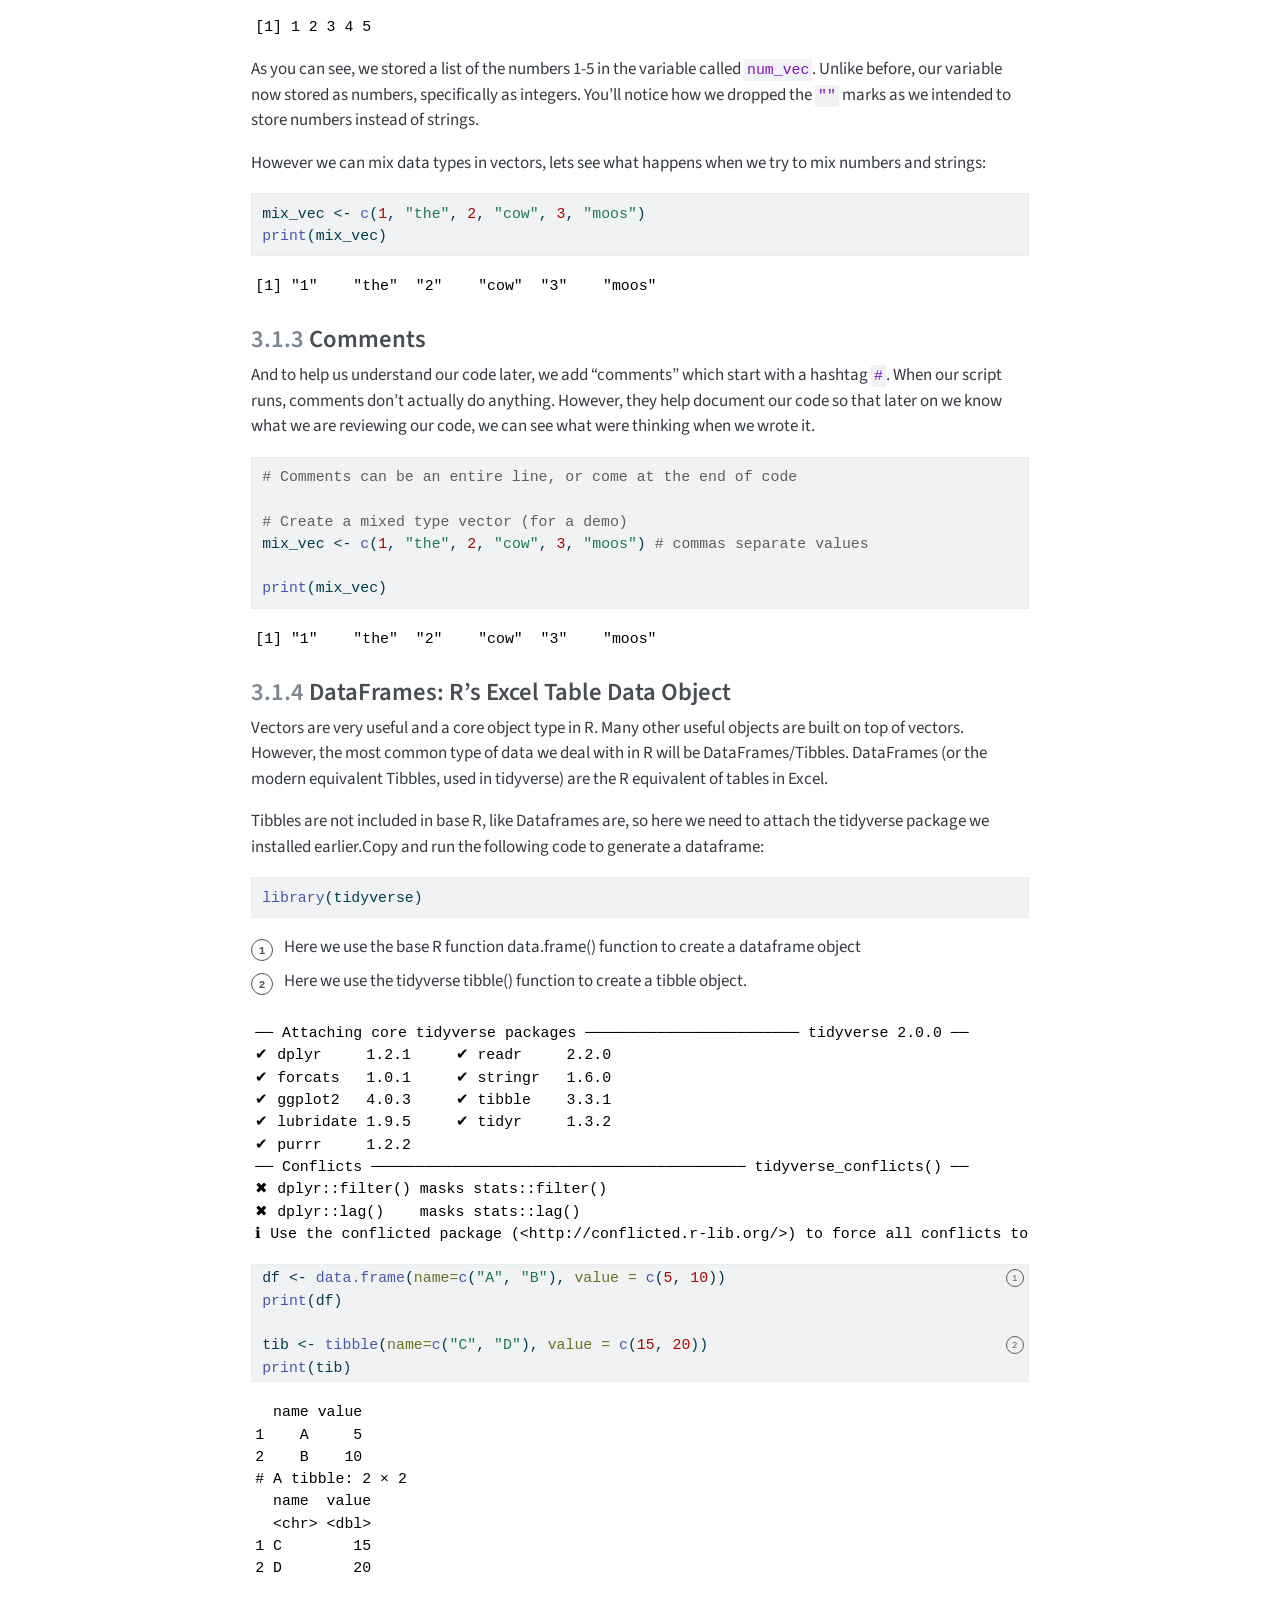
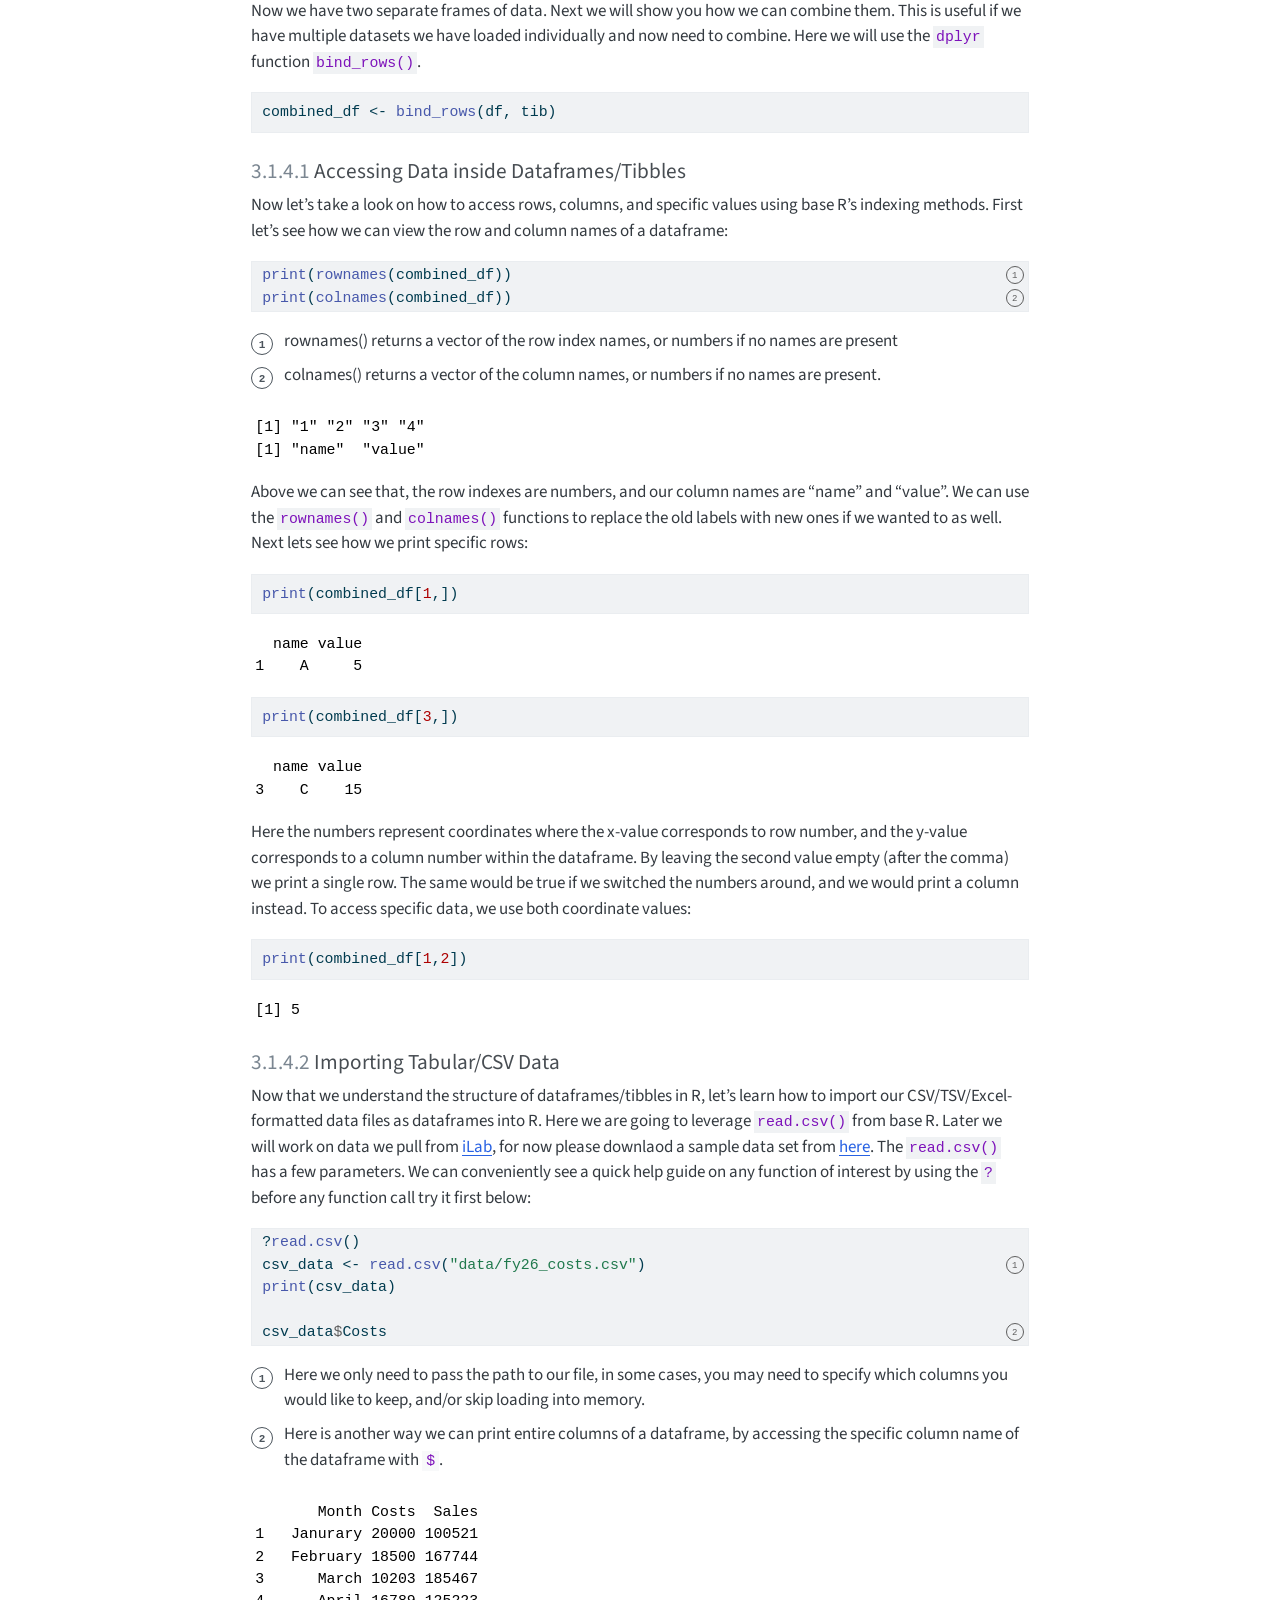
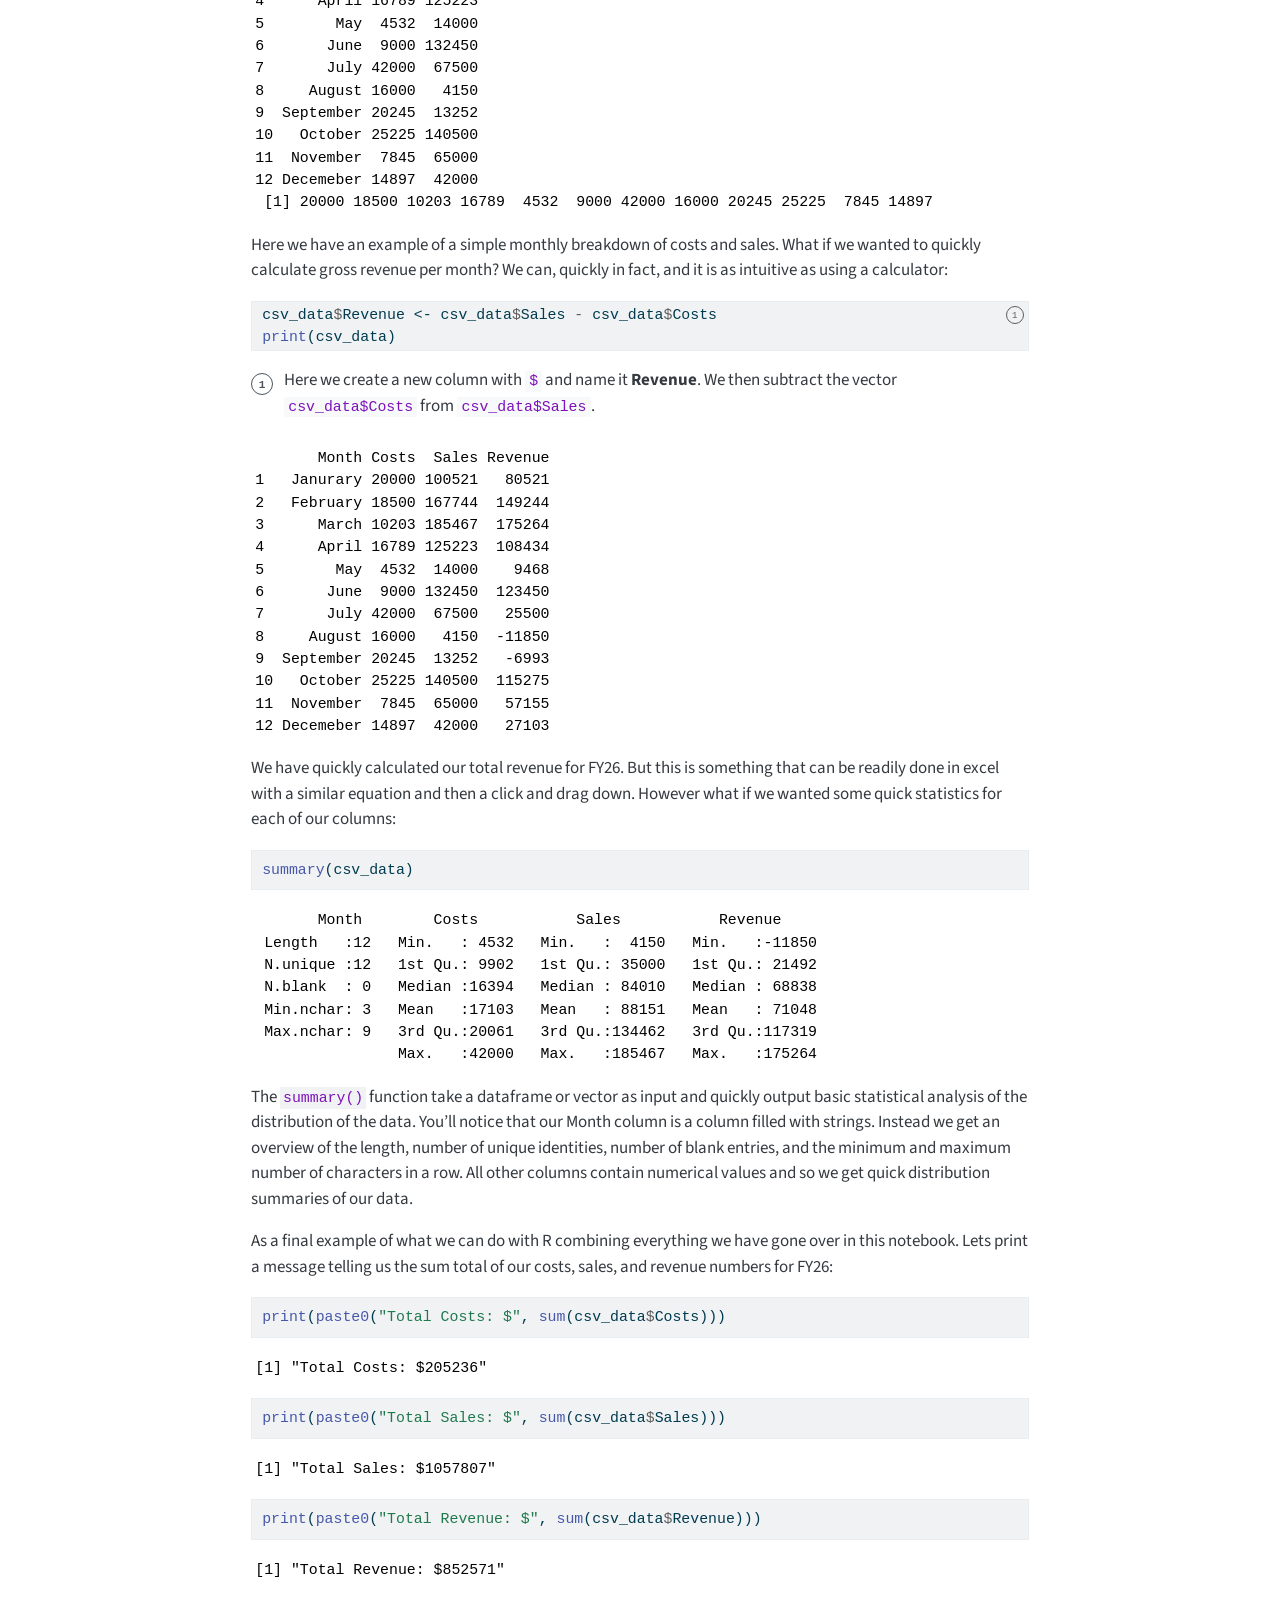
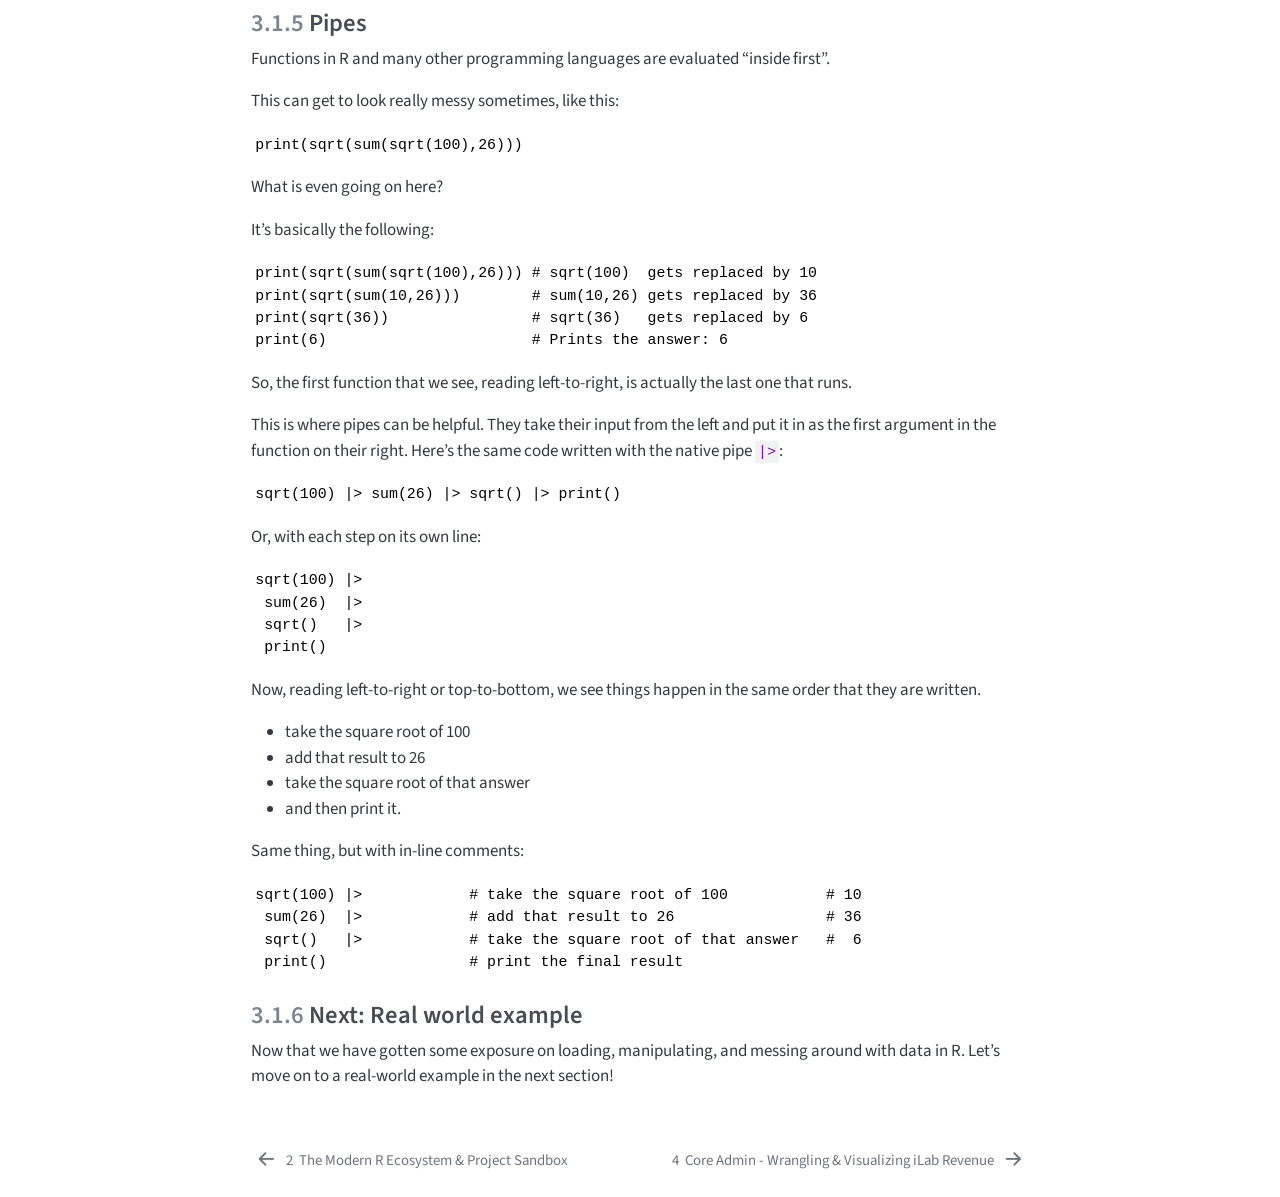
<file: R-coding.html>
<!DOCTYPE html>
<html xmlns="http://www.w3.org/1999/xhtml" lang="en" xml:lang="en"><head>

<meta charset="utf-8">
<meta name="generator" content="quarto-1.10.18">

<meta name="viewport" content="width=device-width, initial-scale=1.0, user-scalable=yes">

<meta name="author" content="Devon J. Boland">
<meta name="author" content="Christopher Bottoms">
<meta name="dcterms.date" content="2026-10-07">

<title>3&nbsp; R Syntax &amp; Core Data Structures – SC3 ABRF R Workshop</title>
<style>
/* Default styles provided by pandoc.
** See https://pandoc.org/MANUAL.html#variables-for-html for config info.
*/
span.smallcaps{font-variant: small-caps;}
div.columns{display: flex; gap: 1.5em;}
div.column{flex: auto;}
@media screen {
div.columns{gap: min(4vw, 1.5em);}
div.column{overflow-x: auto;}
}
div.hanging-indent{margin-left: 1.5em; text-indent: -1.5em;}
ul.task-list{list-style: none;}
ul.task-list li input[type="checkbox"] {
  width: 0.8em;
  margin: 0 0.8em 0.2em -1em; /* quarto-specific, see https://github.com/quarto-dev/quarto-cli/issues/4556 */ 
  vertical-align: middle;
}
/* CSS for syntax highlighting */
html { -webkit-text-size-adjust: 100%; }
pre > code.sourceCode { white-space: pre; position: relative; }
pre > code.sourceCode > span { display: inline-block; line-height: 1.25; }
pre > code.sourceCode > span:empty { height: 1.2em; }
.sourceCode { overflow: visible; }
code.sourceCode > span { color: inherit; text-decoration: inherit; }
div.sourceCode { margin: 1em 0; }
pre.sourceCode { margin: 0; }
@media screen {
div.sourceCode { overflow: auto; }
}
@media print {
pre > code.sourceCode { white-space: pre-wrap; }
pre > code.sourceCode > span { text-indent: -5em; padding-left: 5em; }
}
pre.numberSource code
  { counter-reset: source-line 0; }
pre.numberSource code > span
  { position: relative; left: -4em; counter-increment: source-line; }
pre.numberSource code > span > a:first-child::before
  { content: counter(source-line);
    position: relative; left: -1em; text-align: right; vertical-align: baseline;
    border: none; display: inline-block;
    -webkit-touch-callout: none; -webkit-user-select: none;
    -khtml-user-select: none; -moz-user-select: none;
    -ms-user-select: none; user-select: none;
    padding: 0 4px; width: 4em;
  }
pre.numberSource { margin-left: 3em;  padding-left: 4px; }
div.sourceCode
  {   }
@media screen {
pre > code.sourceCode > span > a:first-child::before { text-decoration: underline; }
}
</style>


<script src="site_libs/quarto-nav/quarto-nav.js"></script>
<script src="site_libs/quarto-nav/headroom.min.js"></script>
<script src="site_libs/clipboard/clipboard.min.js"></script>
<script src="site_libs/quarto-search/autocomplete.umd.js"></script>
<script src="site_libs/quarto-search/fuse.min.js"></script>
<script src="site_libs/quarto-search/quarto-search.js"></script>
<meta name="quarto:offset" content="./">
<link href="./R-ilab.html" rel="next">
<link href="./R-Introductions.html" rel="prev">
<script src="site_libs/quarto-html/quarto.js" type="module"></script>
<script src="site_libs/quarto-html/tabsets/tabsets.js" type="module"></script>
<script src="site_libs/quarto-html/popper.min.js"></script>
<script src="site_libs/quarto-html/tippy.umd.min.js"></script>
<script src="site_libs/quarto-html/anchor.min.js"></script>
<link href="site_libs/quarto-html/tippy.css" rel="stylesheet">
<link href="site_libs/quarto-html/quarto-syntax-highlighting-64a204ab8560d761af7679ceaba22944.css" rel="stylesheet" id="quarto-text-highlighting-styles">
<script src="site_libs/bootstrap/bootstrap.min.js"></script>
<link href="site_libs/bootstrap/bootstrap-icons.css" rel="stylesheet">
<link href="site_libs/bootstrap/bootstrap-bf8541b1296accc9344c8d492b94c564.min.css" rel="stylesheet" append-hash="true" id="quarto-bootstrap" data-mode="light">
<script id="quarto-search-options" type="application/json">{
  "location": "sidebar",
  "copy-button": false,
  "collapse-after": 3,
  "panel-placement": "start",
  "type": "textbox",
  "limit": 50,
  "keyboard-shortcut": [
    "f",
    "/",
    "s"
  ],
  "show-item-context": false,
  "language": {
    "search-no-results-text": "No results",
    "search-matching-documents-text": "matching documents",
    "search-copy-link-title": "Copy link to search",
    "search-hide-matches-text": "Hide additional matches",
    "search-more-match-text": "more match in this document",
    "search-more-matches-text": "more matches in this document",
    "search-clear-button-title": "Clear",
    "search-text-placeholder": "",
    "search-detached-cancel-button-title": "Cancel",
    "search-submit-button-title": "Submit",
    "search-label": "Search"
  }
}</script>


</head>

<body class="nav-sidebar docked quarto-light">

<div id="quarto-search-results"></div>
  <header id="quarto-header" class="headroom fixed-top">
  <nav class="quarto-secondary-nav">
    <div class="container-fluid d-flex">
      <button type="button" class="quarto-btn-toggle btn" data-bs-toggle="collapse" role="button" data-bs-target=".quarto-sidebar-collapse-item" aria-controls="quarto-sidebar" aria-expanded="false" aria-label="Toggle sidebar navigation" onclick="if (window.quartoToggleHeadroom) { window.quartoToggleHeadroom(); }">
        <i class="bi bi-layout-text-sidebar-reverse"></i>
      </button>
        <nav class="quarto-page-breadcrumbs" aria-label="breadcrumb"><ol class="breadcrumb"><li class="breadcrumb-item"><a href="./R-coding.html"><span class="chapter-number">3</span>&nbsp; <span class="chapter-title">R Syntax &amp; Core Data Structures</span></a></li></ol></nav>
        <a class="flex-grow-1" role="navigation" data-bs-toggle="collapse" data-bs-target=".quarto-sidebar-collapse-item" aria-controls="quarto-sidebar" aria-expanded="false" aria-label="Toggle sidebar navigation" onclick="if (window.quartoToggleHeadroom) { window.quartoToggleHeadroom(); }">      
        </a>
      <button type="button" class="btn quarto-search-button" aria-label="Search" onclick="window.quartoOpenSearch();">
        <i class="bi bi-search"></i>
      </button>
    </div>
  </nav>
</header>
<!-- content -->
<div id="quarto-content" class="quarto-container page-columns page-rows-contents page-layout-article">
<!-- sidebar -->
  <nav id="quarto-sidebar" class="sidebar collapse collapse-horizontal quarto-sidebar-collapse-item sidebar-navigation docked overflow-auto">
    <div class="pt-lg-2 mt-2 text-left sidebar-header">
    <div class="sidebar-title mb-0 py-0">
      <a href="./">SC3 ABRF R Workshop</a> 
    </div>
      </div>
        <div class="mt-2 flex-shrink-0 align-items-center">
        <div class="sidebar-search">
        <div id="quarto-search" class="" title="Search"></div>
        </div>
        </div>
    <div class="sidebar-menu-container"> 
    <ul class="list-unstyled mt-1">
        <li class="sidebar-item">
  <div class="sidebar-item-container"> 
  <a href="./index.html" class="sidebar-item-text sidebar-link">
 <span class="menu-text"><span class="chapter-number">1</span>&nbsp; <span class="chapter-title">Workshop Overview</span></span></a>
  </div>
</li>
        <li class="sidebar-item">
  <div class="sidebar-item-container"> 
  <a href="./R-Introductions.html" class="sidebar-item-text sidebar-link">
 <span class="menu-text"><span class="chapter-number">2</span>&nbsp; <span class="chapter-title">The Modern R Ecosystem &amp; Project Sandbox</span></span></a>
  </div>
</li>
        <li class="sidebar-item">
  <div class="sidebar-item-container"> 
  <a href="./R-coding.html" class="sidebar-item-text sidebar-link active">
 <span class="menu-text"><span class="chapter-number">3</span>&nbsp; <span class="chapter-title">R Syntax &amp; Core Data Structures</span></span></a>
  </div>
</li>
        <li class="sidebar-item">
  <div class="sidebar-item-container"> 
  <a href="./R-ilab.html" class="sidebar-item-text sidebar-link">
 <span class="menu-text"><span class="chapter-number">4</span>&nbsp; <span class="chapter-title">Core Admin - Wrangling &amp; Visualizing iLab Revenue</span></span></a>
  </div>
</li>
        <li class="sidebar-item">
  <div class="sidebar-item-container"> 
  <a href="./R-instrument.html" class="sidebar-item-text sidebar-link">
 <span class="menu-text"><span class="chapter-number">5</span>&nbsp; <span class="chapter-title">Core Operations - Instrument QA/QC &amp; Analytics</span></span></a>
  </div>
</li>
    </ul>
    </div>
</nav>
<div id="quarto-sidebar-glass" class="quarto-sidebar-collapse-item" data-bs-toggle="collapse" data-bs-target=".quarto-sidebar-collapse-item"></div>
<!-- margin-sidebar -->
    <div id="quarto-margin-sidebar" class="sidebar margin-sidebar">
        <nav id="TOC" role="doc-toc" class="toc-active">
    <h2 id="toc-title">Table of contents</h2>
   
  <ul>
  <li><a href="#r-basics" id="toc-r-basics" class="nav-link active" data-scroll-target="#r-basics"><span class="header-section-number">3.1</span> R Basics</a>
  <ul class="collapse">
  <li><a href="#hello-world" id="toc-hello-world" class="nav-link" data-scroll-target="#hello-world"><span class="header-section-number">3.1.1</span> Hello, world!</a></li>
  <li><a href="#vector-the-simplest-way-to-store-multiple-data" id="toc-vector-the-simplest-way-to-store-multiple-data" class="nav-link" data-scroll-target="#vector-the-simplest-way-to-store-multiple-data"><span class="header-section-number">3.1.2</span> Vector, the simplest way to store multiple data</a></li>
  <li><a href="#comments" id="toc-comments" class="nav-link" data-scroll-target="#comments"><span class="header-section-number">3.1.3</span> Comments</a></li>
  <li><a href="#dataframes-rs-excel-table-data-object" id="toc-dataframes-rs-excel-table-data-object" class="nav-link" data-scroll-target="#dataframes-rs-excel-table-data-object"><span class="header-section-number">3.1.4</span> DataFrames: R’s Excel Table Data Object</a></li>
  <li><a href="#pipes" id="toc-pipes" class="nav-link" data-scroll-target="#pipes"><span class="header-section-number">3.1.5</span> Pipes</a></li>
  <li><a href="#next-real-world-example" id="toc-next-real-world-example" class="nav-link" data-scroll-target="#next-real-world-example"><span class="header-section-number">3.1.6</span> Next: Real world example</a></li>
  </ul></li>
  </ul>
</nav>
    </div>
<!-- main -->
<main class="content" id="quarto-document-content">

<header id="title-block-header" class="quarto-title-block default">
<div class="quarto-title">
<h1 class="title"><span class="chapter-number">3</span>&nbsp; <span class="chapter-title">R Syntax &amp; Core Data Structures</span></h1>
</div>


<div class="quarto-title-meta-author">
  <div class="quarto-title-meta-heading">Authors</div>
  <div class="quarto-title-meta-heading">Affiliation</div>
  
    <div class="quarto-title-meta-contents">
    <p class="author"><a href="https://devonjboland.github.io/">Devon J. Boland</a> <a href="mailto:devonjboland@tamu.edu" class="quarto-title-author-email"><i class="bi bi-envelope"></i></a> <a href="https://orcid.org/0000-0001-8903-9718" class="quarto-title-author-orcid" aria-label="ORCID profile for Devon J. Boland"> <img alt="" src="[data-uri]"></a></p>
  </div>
  <div class="quarto-title-meta-contents">
        <p class="affiliation">
            Texas A&amp;M Institute for Genome Sciences &amp; Society (TIGSS) - Bioinformatics Core, Texas A&amp;M University Vashist College of Medicine
          </p>
      </div>
    <div class="quarto-title-meta-contents">
    <p class="author">Christopher Bottoms <a href="mailto:Christopher-Bottoms@omrf.org" class="quarto-title-author-email"><i class="bi bi-envelope"></i></a> </p>
  </div>
  <div class="quarto-title-meta-contents">
      </div>
  </div>

<div class="quarto-title-meta">

      
    <div>
    <div class="quarto-title-meta-heading">Published</div>
    <div class="quarto-title-meta-contents">
      <p class="date">October 7, 2026</p>
    </div>
  </div>
  
    
  </div>
  


</header>


<p><a href="./R-coding.html" class="btn btn-primary">Download this Notebook (R-Introductions.qmd)</a></p>
<section id="r-basics" class="level2" data-number="3.1">
<h2 data-number="3.1" class="anchored" data-anchor-id="r-basics"><span class="header-section-number">3.1</span> R Basics</h2>
<p>Congratulations, you have made it through the through the fundamentals of setting up your own personal R environment, and we have hardly done any coding. If you have managed to not fall asleep so far, get ready for the excitement of writing code! <strong>Join the dark side of the lab, and feel it’s power</strong> (<em>read in a legally distinct and not trademarkable character’s voice</em>)!</p>
<section id="hello-world" class="level3" data-number="3.1.1">
<h3 data-number="3.1.1" class="anchored" data-anchor-id="hello-world"><span class="header-section-number">3.1.1</span> Hello, world!</h3>
<p>In all seriousness though, coding can be as simple or complex as you make it. For instance, we are going to begin by writing the first program everyone learns in any programming language, printing the <code>Hello, world!</code> statement. We will use the <code>print()</code> function from base R. We will go over each part of it shortly. Begin, typing the following in your R script:</p>
<div class="cell">
<div class="code-copy-outer-scaffold"><div class="sourceCode cell-code" id="cb1"><pre class="sourceCode r code-with-copy"><code class="sourceCode r"><span id="cb1-1"><a href="#cb1-1" aria-hidden="true" tabindex="-1"></a><span class="fu">print</span>(<span class="st">"Hello, world!"</span>)</span></code></pre></div><button title="Copy to Clipboard" class="code-copy-button"><i class="bi"></i></button></div>
<div class="cell-output cell-output-stdout">
<pre><code>[1] "Hello, world!"</code></pre>
</div>
</div>
<p>As you can see the statement “Hello, world!” was output (or printed, hence the function name) below in our R console. We called the <code>print()</code> function which takes as input a string (text), number, or even a variable as input. This <code>print()</code> function is used a lot across many programming languages. You have commonly encountered it in your day-to-day jobs. When coding it is often used to print a status update, error message, warning, etc. to the user as feedback so we aren’t just starting at a static screen wondering if something has happened or we have messed up.</p>
<p>Now we are going to add a layer to our <code>print()</code> code from earlier. What if we wanted to store a message to ourselves, say remember to drink our coffee while it is still hot, and view it later. We achieve this by creating a <code>variable</code> and casting (storing) a value in it using the <code>&lt;-</code> operator.</p>
<div class="cell">
<div class="code-copy-outer-scaffold"><div class="sourceCode cell-code" id="annotated-cell-2"><pre class="sourceCode r code-annotation-code code-with-copy code-annotated"><code class="sourceCode r"><a class="code-annotation-anchor" data-target-cell="annotated-cell-2" data-target-annotation="1" onclick="event.preventDefault();">1</a><span id="annotated-cell-2-1" class="code-annotation-target"><a href="#annotated-cell-2-1" aria-hidden="true" tabindex="-1"></a>note <span class="ot">&lt;-</span> <span class="st">"Remember, to drink your coffee, while it is hot!"</span></span>
<span id="annotated-cell-2-2"><a href="#annotated-cell-2-2" aria-hidden="true" tabindex="-1"></a><span class="fu">print</span>(<span class="st">"Here we are going to print our note below:"</span>)</span>
<a class="code-annotation-anchor" data-target-cell="annotated-cell-2" data-target-annotation="2" onclick="event.preventDefault();">2</a><span id="annotated-cell-2-3" class="code-annotation-target"><a href="#annotated-cell-2-3" aria-hidden="true" tabindex="-1"></a><span class="fu">print</span>(note)</span><div class="code-annotation-gutter-bg"></div><div class="code-annotation-gutter"></div></code></pre></div><button title="Copy to Clipboard" class="code-copy-button"><i class="bi"></i></button></div>
<div class="cell-annotation">
<dl class="code-annotation-container-grid">
<dt data-target-cell="annotated-cell-2" data-target-annotation="1">1</dt>
<dd>
<span data-code-cell="annotated-cell-2" data-code-lines="1" data-code-annotation="1">this line stores our message about our coffee into the variable “note”.</span>
</dd>
<dt data-target-cell="annotated-cell-2" data-target-annotation="2">2</dt>
<dd>
<span data-code-cell="annotated-cell-2" data-code-lines="3" data-code-annotation="2">then we print it to stdout.</span>
</dd>
</dl>
</div>
<div class="cell-output cell-output-stdout">
<pre><code>[1] "Here we are going to print our note below:"
[1] "Remember, to drink your coffee, while it is hot!"</code></pre>
</div>
</div>
<p>Congrats! You have learned two basics in the R programming language, how to call a function <code>print</code>, and how to store a variable with the <code>&lt;-</code> operator. Now we are going to move on to store data in R.</p>
</section>
<section id="vector-the-simplest-way-to-store-multiple-data" class="level3" data-number="3.1.2">
<h3 data-number="3.1.2" class="anchored" data-anchor-id="vector-the-simplest-way-to-store-multiple-data"><span class="header-section-number">3.1.2</span> Vector, the simplest way to store multiple data</h3>
<p>Above we stored our first data, a single string into the variable <code>note</code>. But what if we wanted to store a list of numbers? In R, a series of data is called a <strong>vector</strong> (in R we also have list objects, which behave differently but can look similar). We begin a vector using the <code>c()</code> and separating elements in the vector with a <strong>comma</strong>. Below, let’s create a vector of numbers 1-5.</p>
<div class="cell">
<div class="code-copy-outer-scaffold"><div class="sourceCode cell-code" id="cb4"><pre class="sourceCode r code-with-copy"><code class="sourceCode r"><span id="cb4-1"><a href="#cb4-1" aria-hidden="true" tabindex="-1"></a>num_vec <span class="ot">&lt;-</span> <span class="fu">c</span>(<span class="dv">1</span>,<span class="dv">2</span>,<span class="dv">3</span>,<span class="dv">4</span>,<span class="dv">5</span>)</span>
<span id="cb4-2"><a href="#cb4-2" aria-hidden="true" tabindex="-1"></a><span class="fu">print</span>(num_vec)</span></code></pre></div><button title="Copy to Clipboard" class="code-copy-button"><i class="bi"></i></button></div>
<div class="cell-output cell-output-stdout">
<pre><code>[1] 1 2 3 4 5</code></pre>
</div>
</div>
<p>As you can see, we stored a list of the numbers 1-5 in the variable called <code>num_vec</code>. Unlike before, our variable now stored as numbers, specifically as integers. You’ll notice how we dropped the <code>""</code> marks as we intended to store numbers instead of strings.</p>
<p>However we can mix data types in vectors, lets see what happens when we try to mix numbers and strings:</p>
<div class="cell">
<div class="code-copy-outer-scaffold"><div class="sourceCode cell-code" id="cb6"><pre class="sourceCode r code-with-copy"><code class="sourceCode r"><span id="cb6-1"><a href="#cb6-1" aria-hidden="true" tabindex="-1"></a>mix_vec <span class="ot">&lt;-</span> <span class="fu">c</span>(<span class="dv">1</span>, <span class="st">"the"</span>, <span class="dv">2</span>, <span class="st">"cow"</span>, <span class="dv">3</span>, <span class="st">"moos"</span>)</span>
<span id="cb6-2"><a href="#cb6-2" aria-hidden="true" tabindex="-1"></a><span class="fu">print</span>(mix_vec)</span></code></pre></div><button title="Copy to Clipboard" class="code-copy-button"><i class="bi"></i></button></div>
<div class="cell-output cell-output-stdout">
<pre><code>[1] "1"    "the"  "2"    "cow"  "3"    "moos"</code></pre>
</div>
</div>
</section>
<section id="comments" class="level3" data-number="3.1.3">
<h3 data-number="3.1.3" class="anchored" data-anchor-id="comments"><span class="header-section-number">3.1.3</span> Comments</h3>
<p>And to help us understand our code later, we add “comments” which start with a hashtag <code>#</code>. When our script runs, comments don’t actually do anything. However, they help document our code so that later on we know what we are reviewing our code, we can see what were thinking when we wrote it.</p>
<div class="cell">
<div class="code-copy-outer-scaffold"><div class="sourceCode cell-code" id="cb8"><pre class="sourceCode r code-with-copy"><code class="sourceCode r"><span id="cb8-1"><a href="#cb8-1" aria-hidden="true" tabindex="-1"></a><span class="co"># Comments can be an entire line, or come at the end of code</span></span>
<span id="cb8-2"><a href="#cb8-2" aria-hidden="true" tabindex="-1"></a></span>
<span id="cb8-3"><a href="#cb8-3" aria-hidden="true" tabindex="-1"></a><span class="co"># Create a mixed type vector (for a demo)</span></span>
<span id="cb8-4"><a href="#cb8-4" aria-hidden="true" tabindex="-1"></a>mix_vec <span class="ot">&lt;-</span> <span class="fu">c</span>(<span class="dv">1</span>, <span class="st">"the"</span>, <span class="dv">2</span>, <span class="st">"cow"</span>, <span class="dv">3</span>, <span class="st">"moos"</span>) <span class="co"># commas separate values</span></span>
<span id="cb8-5"><a href="#cb8-5" aria-hidden="true" tabindex="-1"></a></span>
<span id="cb8-6"><a href="#cb8-6" aria-hidden="true" tabindex="-1"></a><span class="fu">print</span>(mix_vec)</span></code></pre></div><button title="Copy to Clipboard" class="code-copy-button"><i class="bi"></i></button></div>
<div class="cell-output cell-output-stdout">
<pre><code>[1] "1"    "the"  "2"    "cow"  "3"    "moos"</code></pre>
</div>
</div>
</section>
<section id="dataframes-rs-excel-table-data-object" class="level3" data-number="3.1.4">
<h3 data-number="3.1.4" class="anchored" data-anchor-id="dataframes-rs-excel-table-data-object"><span class="header-section-number">3.1.4</span> DataFrames: R’s Excel Table Data Object</h3>
<p>Vectors are very useful and a core object type in R. Many other useful objects are built on top of vectors. However, the most common type of data we deal with in R will be DataFrames/Tibbles. DataFrames (or the modern equivalent Tibbles, used in tidyverse) are the R equivalent of tables in Excel.</p>
<p>Tibbles are not included in base R, like Dataframes are, so here we need to attach the tidyverse package we installed earlier.Copy and run the following code to generate a dataframe:</p>
<div class="cell">
<div class="code-copy-outer-scaffold"><div class="sourceCode cell-code" id="cb10"><pre class="sourceCode r code-with-copy"><code class="sourceCode r"><span id="cb10-1"><a href="#cb10-1" aria-hidden="true" tabindex="-1"></a><span class="fu">library</span>(tidyverse)</span></code></pre></div><button title="Copy to Clipboard" class="code-copy-button"><i class="bi"></i></button></div>
<div class="cell-annotation">
<dl class="code-annotation-container-grid">
<dt data-target-cell="annotated-cell-7" data-target-annotation="1">1</dt>
<dd>
<span data-code-cell="annotated-cell-7" data-code-lines="1" data-code-annotation="1">Here we use the base R function data.frame() function to create a dataframe object</span>
</dd>
<dt data-target-cell="annotated-cell-7" data-target-annotation="2">2</dt>
<dd>
<span data-code-cell="annotated-cell-7" data-code-lines="4" data-code-annotation="2">Here we use the tidyverse tibble() function to create a tibble object.</span>
</dd>
</dl>
</div>
<div class="cell-output cell-output-stderr">
<pre><code>── Attaching core tidyverse packages ──────────────────────── tidyverse 2.0.0 ──
✔ dplyr     1.2.1     ✔ readr     2.2.0
✔ forcats   1.0.1     ✔ stringr   1.6.0
✔ ggplot2   4.0.3     ✔ tibble    3.3.1
✔ lubridate 1.9.5     ✔ tidyr     1.3.2
✔ purrr     1.2.2     
── Conflicts ────────────────────────────────────────── tidyverse_conflicts() ──
✖ dplyr::filter() masks stats::filter()
✖ dplyr::lag()    masks stats::lag()
ℹ Use the conflicted package (&lt;http://conflicted.r-lib.org/&gt;) to force all conflicts to become errors</code></pre>
</div>
<div class="code-copy-outer-scaffold"><div class="sourceCode cell-code" id="annotated-cell-7"><pre class="sourceCode r code-annotation-code code-with-copy code-annotated"><code class="sourceCode r"><a class="code-annotation-anchor" data-target-cell="annotated-cell-7" data-target-annotation="1" onclick="event.preventDefault();">1</a><span id="annotated-cell-7-1" class="code-annotation-target"><a href="#annotated-cell-7-1" aria-hidden="true" tabindex="-1"></a>df <span class="ot">&lt;-</span> <span class="fu">data.frame</span>(<span class="at">name=</span><span class="fu">c</span>(<span class="st">"A"</span>, <span class="st">"B"</span>), <span class="at">value =</span> <span class="fu">c</span>(<span class="dv">5</span>, <span class="dv">10</span>))</span>
<span id="annotated-cell-7-2"><a href="#annotated-cell-7-2" aria-hidden="true" tabindex="-1"></a><span class="fu">print</span>(df)</span>
<span id="annotated-cell-7-3"><a href="#annotated-cell-7-3" aria-hidden="true" tabindex="-1"></a></span>
<a class="code-annotation-anchor" data-target-cell="annotated-cell-7" data-target-annotation="2" onclick="event.preventDefault();">2</a><span id="annotated-cell-7-4" class="code-annotation-target"><a href="#annotated-cell-7-4" aria-hidden="true" tabindex="-1"></a>tib <span class="ot">&lt;-</span> <span class="fu">tibble</span>(<span class="at">name=</span><span class="fu">c</span>(<span class="st">"C"</span>, <span class="st">"D"</span>), <span class="at">value =</span> <span class="fu">c</span>(<span class="dv">15</span>, <span class="dv">20</span>))</span>
<span id="annotated-cell-7-5"><a href="#annotated-cell-7-5" aria-hidden="true" tabindex="-1"></a><span class="fu">print</span>(tib)</span><div class="code-annotation-gutter-bg"></div><div class="code-annotation-gutter"></div></code></pre></div><button title="Copy to Clipboard" class="code-copy-button"><i class="bi"></i></button></div>
<div class="cell-output cell-output-stdout">
<pre><code>  name value
1    A     5
2    B    10
# A tibble: 2 × 2
  name  value
  &lt;chr&gt; &lt;dbl&gt;
1 C        15
2 D        20</code></pre>
</div>
</div>
<p>Now we have two separate frames of data. Next we will show you how we can combine them. This is useful if we have multiple datasets we have loaded individually and now need to combine. Here we will use the <code>dplyr</code> function <code>bind_rows()</code>.</p>
<div class="cell">
<div class="code-copy-outer-scaffold"><div class="sourceCode cell-code" id="cb13"><pre class="sourceCode r code-with-copy"><code class="sourceCode r"><span id="cb13-1"><a href="#cb13-1" aria-hidden="true" tabindex="-1"></a>combined_df <span class="ot">&lt;-</span> <span class="fu">bind_rows</span>(df, tib)</span></code></pre></div><button title="Copy to Clipboard" class="code-copy-button"><i class="bi"></i></button></div>
</div>
<section id="accessing-data-inside-dataframestibbles" class="level4" data-number="3.1.4.1">
<h4 data-number="3.1.4.1" class="anchored" data-anchor-id="accessing-data-inside-dataframestibbles"><span class="header-section-number">3.1.4.1</span> Accessing Data inside Dataframes/Tibbles</h4>
<p>Now let’s take a look on how to access rows, columns, and specific values using base R’s indexing methods. First let’s see how we can view the row and column names of a dataframe:</p>
<div class="cell">
<div class="code-copy-outer-scaffold"><div class="sourceCode cell-code" id="annotated-cell-9"><pre class="sourceCode r code-annotation-code code-with-copy code-annotated"><code class="sourceCode r"><a class="code-annotation-anchor" data-target-cell="annotated-cell-9" data-target-annotation="1" onclick="event.preventDefault();">1</a><span id="annotated-cell-9-1" class="code-annotation-target"><a href="#annotated-cell-9-1" aria-hidden="true" tabindex="-1"></a><span class="fu">print</span>(<span class="fu">rownames</span>(combined_df))</span>
<a class="code-annotation-anchor" data-target-cell="annotated-cell-9" data-target-annotation="2" onclick="event.preventDefault();">2</a><span id="annotated-cell-9-2" class="code-annotation-target"><a href="#annotated-cell-9-2" aria-hidden="true" tabindex="-1"></a><span class="fu">print</span>(<span class="fu">colnames</span>(combined_df))</span><div class="code-annotation-gutter-bg"></div><div class="code-annotation-gutter"></div></code></pre></div><button title="Copy to Clipboard" class="code-copy-button"><i class="bi"></i></button></div>
<div class="cell-annotation">
<dl class="code-annotation-container-grid">
<dt data-target-cell="annotated-cell-9" data-target-annotation="1">1</dt>
<dd>
<span data-code-cell="annotated-cell-9" data-code-lines="1" data-code-annotation="1">rownames() returns a vector of the row index names, or numbers if no names are present</span>
</dd>
<dt data-target-cell="annotated-cell-9" data-target-annotation="2">2</dt>
<dd>
<span data-code-cell="annotated-cell-9" data-code-lines="2" data-code-annotation="2">colnames() returns a vector of the column names, or numbers if no names are present.</span>
</dd>
</dl>
</div>
<div class="cell-output cell-output-stdout">
<pre><code>[1] "1" "2" "3" "4"
[1] "name"  "value"</code></pre>
</div>
</div>
<p>Above we can see that, the row indexes are numbers, and our column names are “name” and “value”. We can use the <code>rownames()</code> and <code>colnames()</code> functions to replace the old labels with new ones if we wanted to as well. Next lets see how we print specific rows:</p>
<div class="cell">
<div class="code-copy-outer-scaffold"><div class="sourceCode cell-code" id="cb15"><pre class="sourceCode r code-with-copy"><code class="sourceCode r"><span id="cb15-1"><a href="#cb15-1" aria-hidden="true" tabindex="-1"></a><span class="fu">print</span>(combined_df[<span class="dv">1</span>,])</span></code></pre></div><button title="Copy to Clipboard" class="code-copy-button"><i class="bi"></i></button></div>
<div class="cell-output cell-output-stdout">
<pre><code>  name value
1    A     5</code></pre>
</div>
<div class="code-copy-outer-scaffold"><div class="sourceCode cell-code" id="cb17"><pre class="sourceCode r code-with-copy"><code class="sourceCode r"><span id="cb17-1"><a href="#cb17-1" aria-hidden="true" tabindex="-1"></a><span class="fu">print</span>(combined_df[<span class="dv">3</span>,])</span></code></pre></div><button title="Copy to Clipboard" class="code-copy-button"><i class="bi"></i></button></div>
<div class="cell-output cell-output-stdout">
<pre><code>  name value
3    C    15</code></pre>
</div>
</div>
<p>Here the numbers represent coordinates where the x-value corresponds to row number, and the y-value corresponds to a column number within the dataframe. By leaving the second value empty (after the comma) we print a single row. The same would be true if we switched the numbers around, and we would print a column instead. To access specific data, we use both coordinate values:</p>
<div class="cell">
<div class="code-copy-outer-scaffold"><div class="sourceCode cell-code" id="cb19"><pre class="sourceCode r code-with-copy"><code class="sourceCode r"><span id="cb19-1"><a href="#cb19-1" aria-hidden="true" tabindex="-1"></a><span class="fu">print</span>(combined_df[<span class="dv">1</span>,<span class="dv">2</span>])</span></code></pre></div><button title="Copy to Clipboard" class="code-copy-button"><i class="bi"></i></button></div>
<div class="cell-output cell-output-stdout">
<pre><code>[1] 5</code></pre>
</div>
</div>
</section>
<section id="importing-tabularcsv-data" class="level4" data-number="3.1.4.2">
<h4 data-number="3.1.4.2" class="anchored" data-anchor-id="importing-tabularcsv-data"><span class="header-section-number">3.1.4.2</span> Importing Tabular/CSV Data</h4>
<p>Now that we understand the structure of dataframes/tibbles in R, let’s learn how to import our CSV/TSV/Excel-formatted data files as dataframes into R. Here we are going to leverage <code>read.csv()</code> from base R. Later we will work on data we pull from <a href="https://my.ilabsolutions.com/account/login">iLab</a>, for now please downlaod a sample data set from <a href="https://github.com/DevonJBoland/ABRF-SC3-R_Workshop/blob/main/data/fy26_costs.csv">here</a>. The <code>read.csv()</code> has a few parameters. We can conveniently see a quick help guide on any function of interest by using the <code>?</code> before any function call try it first below:</p>
<div class="cell">
<div class="code-copy-outer-scaffold"><div class="sourceCode cell-code" id="annotated-cell-13"><pre class="sourceCode r code-annotation-code code-with-copy code-annotated"><code class="sourceCode r"><span id="annotated-cell-13-1"><a href="#annotated-cell-13-1" aria-hidden="true" tabindex="-1"></a>?<span class="fu">read.csv</span>()</span>
<a class="code-annotation-anchor" data-target-cell="annotated-cell-13" data-target-annotation="1" onclick="event.preventDefault();">1</a><span id="annotated-cell-13-2" class="code-annotation-target"><a href="#annotated-cell-13-2" aria-hidden="true" tabindex="-1"></a>csv_data <span class="ot">&lt;-</span> <span class="fu">read.csv</span>(<span class="st">"data/fy26_costs.csv"</span>)</span>
<span id="annotated-cell-13-3"><a href="#annotated-cell-13-3" aria-hidden="true" tabindex="-1"></a><span class="fu">print</span>(csv_data)</span>
<span id="annotated-cell-13-4"><a href="#annotated-cell-13-4" aria-hidden="true" tabindex="-1"></a></span>
<a class="code-annotation-anchor" data-target-cell="annotated-cell-13" data-target-annotation="2" onclick="event.preventDefault();">2</a><span id="annotated-cell-13-5" class="code-annotation-target"><a href="#annotated-cell-13-5" aria-hidden="true" tabindex="-1"></a>csv_data<span class="sc">$</span>Costs</span><div class="code-annotation-gutter-bg"></div><div class="code-annotation-gutter"></div></code></pre></div><button title="Copy to Clipboard" class="code-copy-button"><i class="bi"></i></button></div>
<div class="cell-annotation">
<dl class="code-annotation-container-grid">
<dt data-target-cell="annotated-cell-13" data-target-annotation="1">1</dt>
<dd>
<span data-code-cell="annotated-cell-13" data-code-lines="2" data-code-annotation="1">Here we only need to pass the path to our file, in some cases, you may need to specify which columns you would like to keep, and/or skip loading into memory.</span>
</dd>
<dt data-target-cell="annotated-cell-13" data-target-annotation="2">2</dt>
<dd>
<span data-code-cell="annotated-cell-13" data-code-lines="5" data-code-annotation="2">Here is another way we can print entire columns of a dataframe, by accessing the specific column name of the dataframe with <code>$</code>.</span>
</dd>
</dl>
</div>
<div class="cell-output cell-output-stdout">
<pre><code>       Month Costs  Sales
1   Janurary 20000 100521
2   February 18500 167744
3      March 10203 185467
4      April 16789 125223
5        May  4532  14000
6       June  9000 132450
7       July 42000  67500
8     August 16000   4150
9  September 20245  13252
10   October 25225 140500
11  November  7845  65000
12 Decemeber 14897  42000
 [1] 20000 18500 10203 16789  4532  9000 42000 16000 20245 25225  7845 14897</code></pre>
</div>
</div>
<p>Here we have an example of a simple monthly breakdown of costs and sales. What if we wanted to quickly calculate gross revenue per month? We can, quickly in fact, and it is as intuitive as using a calculator:</p>
<div class="cell">
<div class="code-copy-outer-scaffold"><div class="sourceCode cell-code" id="annotated-cell-14"><pre class="sourceCode r code-annotation-code code-with-copy code-annotated"><code class="sourceCode r"><a class="code-annotation-anchor" data-target-cell="annotated-cell-14" data-target-annotation="1" onclick="event.preventDefault();">1</a><span id="annotated-cell-14-1" class="code-annotation-target"><a href="#annotated-cell-14-1" aria-hidden="true" tabindex="-1"></a>csv_data<span class="sc">$</span>Revenue <span class="ot">&lt;-</span> csv_data<span class="sc">$</span>Sales <span class="sc">-</span> csv_data<span class="sc">$</span>Costs</span>
<span id="annotated-cell-14-2"><a href="#annotated-cell-14-2" aria-hidden="true" tabindex="-1"></a><span class="fu">print</span>(csv_data)</span><div class="code-annotation-gutter-bg"></div><div class="code-annotation-gutter"></div></code></pre></div><button title="Copy to Clipboard" class="code-copy-button"><i class="bi"></i></button></div>
<div class="cell-annotation">
<dl class="code-annotation-container-grid">
<dt data-target-cell="annotated-cell-14" data-target-annotation="1">1</dt>
<dd>
<span data-code-cell="annotated-cell-14" data-code-lines="1" data-code-annotation="1">Here we create a new column with <code>$</code> and name it <strong>Revenue</strong>. We then subtract the vector <code>csv_data$Costs</code> from <code>csv_data$Sales</code>.</span>
</dd>
</dl>
</div>
<div class="cell-output cell-output-stdout">
<pre><code>       Month Costs  Sales Revenue
1   Janurary 20000 100521   80521
2   February 18500 167744  149244
3      March 10203 185467  175264
4      April 16789 125223  108434
5        May  4532  14000    9468
6       June  9000 132450  123450
7       July 42000  67500   25500
8     August 16000   4150  -11850
9  September 20245  13252   -6993
10   October 25225 140500  115275
11  November  7845  65000   57155
12 Decemeber 14897  42000   27103</code></pre>
</div>
</div>
<p>We have quickly calculated our total revenue for FY26. But this is something that can be readily done in excel with a similar equation and then a click and drag down. However what if we wanted some quick statistics for each of our columns:</p>
<div class="cell">
<div class="code-copy-outer-scaffold"><div class="sourceCode cell-code" id="cb23"><pre class="sourceCode r code-with-copy"><code class="sourceCode r"><span id="cb23-1"><a href="#cb23-1" aria-hidden="true" tabindex="-1"></a><span class="fu">summary</span>(csv_data)</span></code></pre></div><button title="Copy to Clipboard" class="code-copy-button"><i class="bi"></i></button></div>
<div class="cell-output cell-output-stdout">
<pre><code>       Month        Costs           Sales           Revenue      
 Length   :12   Min.   : 4532   Min.   :  4150   Min.   :-11850  
 N.unique :12   1st Qu.: 9902   1st Qu.: 35000   1st Qu.: 21492  
 N.blank  : 0   Median :16394   Median : 84010   Median : 68838  
 Min.nchar: 3   Mean   :17103   Mean   : 88151   Mean   : 71048  
 Max.nchar: 9   3rd Qu.:20061   3rd Qu.:134462   3rd Qu.:117319  
                Max.   :42000   Max.   :185467   Max.   :175264  </code></pre>
</div>
</div>
<p>The <code>summary()</code> function take a dataframe or vector as input and quickly output basic statistical analysis of the distribution of the data. You’ll notice that our Month column is a column filled with strings. Instead we get an overview of the length, number of unique identities, number of blank entries, and the minimum and maximum number of characters in a row. All other columns contain numerical values and so we get quick distribution summaries of our data.</p>
<p>As a final example of what we can do with R combining everything we have gone over in this notebook. Lets print a message telling us the sum total of our costs, sales, and revenue numbers for FY26:</p>
<div class="cell">
<div class="code-copy-outer-scaffold"><div class="sourceCode cell-code" id="cb25"><pre class="sourceCode r code-with-copy"><code class="sourceCode r"><span id="cb25-1"><a href="#cb25-1" aria-hidden="true" tabindex="-1"></a><span class="fu">print</span>(<span class="fu">paste0</span>(<span class="st">"Total Costs: $"</span>, <span class="fu">sum</span>(csv_data<span class="sc">$</span>Costs)))</span></code></pre></div><button title="Copy to Clipboard" class="code-copy-button"><i class="bi"></i></button></div>
<div class="cell-output cell-output-stdout">
<pre><code>[1] "Total Costs: $205236"</code></pre>
</div>
<div class="code-copy-outer-scaffold"><div class="sourceCode cell-code" id="cb27"><pre class="sourceCode r code-with-copy"><code class="sourceCode r"><span id="cb27-1"><a href="#cb27-1" aria-hidden="true" tabindex="-1"></a><span class="fu">print</span>(<span class="fu">paste0</span>(<span class="st">"Total Sales: $"</span>, <span class="fu">sum</span>(csv_data<span class="sc">$</span>Sales)))</span></code></pre></div><button title="Copy to Clipboard" class="code-copy-button"><i class="bi"></i></button></div>
<div class="cell-output cell-output-stdout">
<pre><code>[1] "Total Sales: $1057807"</code></pre>
</div>
<div class="code-copy-outer-scaffold"><div class="sourceCode cell-code" id="cb29"><pre class="sourceCode r code-with-copy"><code class="sourceCode r"><span id="cb29-1"><a href="#cb29-1" aria-hidden="true" tabindex="-1"></a><span class="fu">print</span>(<span class="fu">paste0</span>(<span class="st">"Total Revenue: $"</span>, <span class="fu">sum</span>(csv_data<span class="sc">$</span>Revenue)))</span></code></pre></div><button title="Copy to Clipboard" class="code-copy-button"><i class="bi"></i></button></div>
<div class="cell-output cell-output-stdout">
<pre><code>[1] "Total Revenue: $852571"</code></pre>
</div>
</div>
</section>
</section>
<section id="pipes" class="level3" data-number="3.1.5">
<h3 data-number="3.1.5" class="anchored" data-anchor-id="pipes"><span class="header-section-number">3.1.5</span> Pipes</h3>
<p>Functions in R and many other programming languages are evaluated “inside first”.</p>
<p>This can get to look really messy sometimes, like this:</p>
<pre><code>print(sqrt(sum(sqrt(100),26)))</code></pre>
<p>What is even going on here?</p>
<p>It’s basically the following:</p>
<pre><code>print(sqrt(sum(sqrt(100),26))) # sqrt(100)  gets replaced by 10
print(sqrt(sum(10,26)))        # sum(10,26) gets replaced by 36
print(sqrt(36))                # sqrt(36)   gets replaced by 6
print(6)                       # Prints the answer: 6</code></pre>
<p>So, the first function that we see, reading left-to-right, is actually the last one that runs.</p>
<p>This is where pipes can be helpful. They take their input from the left and put it in as the first argument in the function on their right. Here’s the same code written with the native pipe <code>|&gt;</code>:</p>
<pre><code>sqrt(100) |&gt; sum(26) |&gt; sqrt() |&gt; print()</code></pre>
<p>Or, with each step on its own line:</p>
<pre><code>sqrt(100) |&gt;
 sum(26)  |&gt;
 sqrt()   |&gt;
 print()</code></pre>
<p>Now, reading left-to-right or top-to-bottom, we see things happen in the same order that they are written.</p>
<ul>
<li>take the square root of 100</li>
<li>add that result to 26</li>
<li>take the square root of that answer</li>
<li>and then print it.</li>
</ul>
<p>Same thing, but with in-line comments:</p>
<pre><code>sqrt(100) |&gt;            # take the square root of 100           # 10
 sum(26)  |&gt;            # add that result to 26                 # 36
 sqrt()   |&gt;            # take the square root of that answer   #  6
 print()                # print the final result</code></pre>
</section>
<section id="next-real-world-example" class="level3" data-number="3.1.6">
<h3 data-number="3.1.6" class="anchored" data-anchor-id="next-real-world-example"><span class="header-section-number">3.1.6</span> Next: Real world example</h3>
<p>Now that we have gotten some exposure on loading, manipulating, and messing around with data in R. Let’s move on to a real-world example in the next section!</p>


</section>
</section>

</main> <!-- /main -->
<script id="quarto-html-after-body" type="application/javascript">
  window.document.addEventListener("DOMContentLoaded", function (event) {
    const icon = "";
    const anchorJS = new window.AnchorJS();
    anchorJS.options = {
      placement: 'right',
      icon: icon
    };
    anchorJS.add('.anchored');
    const isCodeAnnotation = (el) => {
      for (const clz of el.classList) {
        if (clz.startsWith('code-annotation-')) {                     
          return true;
        }
      }
      return false;
    }
    const onCopySuccess = function(e) {
      // button target
      const button = e.trigger;
      // don't keep focus
      button.blur();
      // flash "checked"
      button.classList.add('code-copy-button-checked');
      var currentTitle = button.getAttribute("title");
      button.setAttribute("title", "Copied!");
      let tooltip;
      if (window.bootstrap) {
        button.setAttribute("data-bs-toggle", "tooltip");
        button.setAttribute("data-bs-placement", "left");
        button.setAttribute("data-bs-title", "Copied!");
        tooltip = new bootstrap.Tooltip(button, 
          { trigger: "manual", 
            customClass: "code-copy-button-tooltip",
            offset: [0, -8]});
        tooltip.show();    
      }
      setTimeout(function() {
        if (tooltip) {
          tooltip.hide();
          button.removeAttribute("data-bs-title");
          button.removeAttribute("data-bs-toggle");
          button.removeAttribute("data-bs-placement");
        }
        button.setAttribute("title", currentTitle);
        button.classList.remove('code-copy-button-checked');
      }, 1000);
      // clear code selection
      e.clearSelection();
    }
    const getTextToCopy = function(trigger) {
      const outerScaffold = trigger.parentElement.cloneNode(true);
      const codeEl = outerScaffold.querySelector('code');
      for (const childEl of codeEl.children) {
        if (isCodeAnnotation(childEl)) {
          childEl.remove();
        }
      }
      return codeEl.innerText;
    }
    const clipboard = new window.ClipboardJS('.code-copy-button:not([data-in-quarto-modal])', {
      text: getTextToCopy
    });
    clipboard.on('success', onCopySuccess);
    if (window.document.getElementById('quarto-embedded-source-code-modal')) {
      const clipboardModal = new window.ClipboardJS('.code-copy-button[data-in-quarto-modal]', {
        text: getTextToCopy,
        container: window.document.getElementById('quarto-embedded-source-code-modal')
      });
      clipboardModal.on('success', onCopySuccess);
    }
      var localhostRegex = new RegExp(/^(?:http|https):\/\/localhost\:?[0-9]*\//);
      var mailtoRegex = new RegExp(/^mailto:/);
        var filterRegex = new RegExp('/' + window.location.host + '/');
      var isInternal = (href) => {
          return filterRegex.test(href) || localhostRegex.test(href) || mailtoRegex.test(href);
      }
      // Inspect non-navigation links and adorn them if external
     var links = window.document.querySelectorAll('a[href]:not(.nav-link):not(.navbar-brand):not(.toc-action):not(.sidebar-link):not(.sidebar-item-toggle):not(.pagination-link):not(.no-external):not([aria-hidden]):not(.dropdown-item):not(.quarto-navigation-tool):not(.about-link)');
      for (var i=0; i<links.length; i++) {
        const link = links[i];
        if (!isInternal(link.href)) {
          // undo the damage that might have been done by quarto-nav.js in the case of
          // links that we want to consider external
          if (link.dataset.originalHref !== undefined) {
            link.href = link.dataset.originalHref;
          }
        }
      }
    function tippyHover(el, contentFn, onTriggerFn, onUntriggerFn) {
      const config = {
        allowHTML: true,
        maxWidth: 500,
        delay: 100,
        arrow: false,
        appendTo: function(el) {
            return el.parentElement;
        },
        interactive: true,
        interactiveBorder: 10,
        theme: 'quarto',
        placement: 'bottom-start',
      };
      if (contentFn) {
        config.content = contentFn;
      }
      if (onTriggerFn) {
        config.onTrigger = onTriggerFn;
      }
      if (onUntriggerFn) {
        config.onUntrigger = onUntriggerFn;
      }
      window.tippy(el, config); 
    }
    const noterefs = window.document.querySelectorAll('a[role="doc-noteref"]');
    for (var i=0; i<noterefs.length; i++) {
      const ref = noterefs[i];
      tippyHover(ref, function() {
        // use id or data attribute instead here
        let href = ref.getAttribute('data-footnote-href') || ref.getAttribute('href');
        try { href = new URL(href).hash; } catch {}
        const id = href.replace(/^#\/?/, "");
        const note = window.document.getElementById(id);
        if (note) {
          return note.innerHTML;
        } else {
          return "";
        }
      });
    }
    const xrefs = window.document.querySelectorAll('a.quarto-xref');
    const processXRef = (id, note) => {
      // Strip column container classes
      const stripColumnClz = (el) => {
        el.classList.remove("page-full", "page-columns");
        if (el.children) {
          for (const child of el.children) {
            stripColumnClz(child);
          }
        }
      }
      stripColumnClz(note)
      if (id === null || id.startsWith('sec-')) {
        // Special case sections, only their first couple elements
        const container = document.createElement("div");
        if (note.children && note.children.length > 2) {
          container.appendChild(note.children[0].cloneNode(true));
          for (let i = 1; i < note.children.length; i++) {
            const child = note.children[i];
            if (child.tagName === "P" && child.innerText === "") {
              continue;
            } else {
              container.appendChild(child.cloneNode(true));
              break;
            }
          }
          if (window.Quarto?.typesetMath) {
            window.Quarto.typesetMath(container);
          }
          return container.innerHTML
        } else {
          if (window.Quarto?.typesetMath) {
            window.Quarto.typesetMath(note);
          }
          return note.innerHTML;
        }
      } else {
        // Remove any anchor links if they are present
        const anchorLink = note.querySelector('a.anchorjs-link');
        if (anchorLink) {
          anchorLink.remove();
        }
        if (window.Quarto?.typesetMath) {
          window.Quarto.typesetMath(note);
        }
        if (note.classList.contains("callout")) {
          return note.outerHTML;
        } else {
          return note.innerHTML;
        }
      }
    }
    for (var i=0; i<xrefs.length; i++) {
      const xref = xrefs[i];
      tippyHover(xref, undefined, function(instance) {
        instance.disable();
        let url = xref.getAttribute('href');
        let hash = undefined; 
        if (url.startsWith('#')) {
          hash = url;
        } else {
          try { hash = new URL(url).hash; } catch {}
        }
        if (hash) {
          const id = hash.replace(/^#\/?/, "");
          const note = window.document.getElementById(id);
          if (note !== null) {
            try {
              const html = processXRef(id, note.cloneNode(true));
              instance.setContent(html);
            } finally {
              instance.enable();
              instance.show();
            }
          } else {
            // See if we can fetch this
            fetch(url.split('#')[0])
            .then(res => res.text())
            .then(html => {
              const parser = new DOMParser();
              const htmlDoc = parser.parseFromString(html, "text/html");
              const note = htmlDoc.getElementById(id);
              if (note !== null) {
                const html = processXRef(id, note);
                instance.setContent(html);
              } 
            }).finally(() => {
              instance.enable();
              instance.show();
            });
          }
        } else {
          // See if we can fetch a full url (with no hash to target)
          // This is a special case and we should probably do some content thinning / targeting
          fetch(url)
          .then(res => res.text())
          .then(html => {
            const parser = new DOMParser();
            const htmlDoc = parser.parseFromString(html, "text/html");
            const note = htmlDoc.querySelector('main.content');
            if (note !== null) {
              // This should only happen for chapter cross references
              // (since there is no id in the URL)
              // remove the first header
              if (note.children.length > 0 && note.children[0].tagName === "HEADER") {
                note.children[0].remove();
              }
              const html = processXRef(null, note);
              instance.setContent(html);
            } 
          }).finally(() => {
            instance.enable();
            instance.show();
          });
        }
      }, function(instance) {
      });
    }
        let selectedAnnoteEl;
        const selectorForAnnotation = ( cell, annotation) => {
          let cellAttr = 'data-code-cell="' + cell + '"';
          let lineAttr = 'data-code-annotation="' +  annotation + '"';
          const selector = 'span[' + cellAttr + '][' + lineAttr + ']';
          return selector;
        }
        const selectCodeLines = (annoteEl) => {
          const doc = window.document;
          const targetCell = annoteEl.getAttribute("data-target-cell");
          const targetAnnotation = annoteEl.getAttribute("data-target-annotation");
          const annoteSpan = window.document.querySelector(selectorForAnnotation(targetCell, targetAnnotation));
          const lines = annoteSpan.getAttribute("data-code-lines").split(",");
          const lineIds = lines.map((line) => {
            return targetCell + "-" + line;
          })
          let top = null;
          let height = null;
          let parent = null;
          if (lineIds.length > 0) {
              //compute the position of the single el (top and bottom and make a div)
              const el = window.document.getElementById(lineIds[0]);
              top = el.offsetTop;
              height = el.offsetHeight;
              parent = el.parentElement.parentElement;
            if (lineIds.length > 1) {
              const lastEl = window.document.getElementById(lineIds[lineIds.length - 1]);
              const bottom = lastEl.offsetTop + lastEl.offsetHeight;
              height = bottom - top;
            }
            if (top !== null && height !== null && parent !== null) {
              // cook up a div (if necessary) and position it 
              let div = window.document.getElementById("code-annotation-line-highlight");
              if (div === null) {
                div = window.document.createElement("div");
                div.setAttribute("id", "code-annotation-line-highlight");
                div.style.position = 'absolute';
                parent.appendChild(div);
              }
              div.style.top = top - 2 + "px";
              div.style.height = height + 4 + "px";
              div.style.left = 0;
              let gutterDiv = window.document.getElementById("code-annotation-line-highlight-gutter");
              if (gutterDiv === null) {
                gutterDiv = window.document.createElement("div");
                gutterDiv.setAttribute("id", "code-annotation-line-highlight-gutter");
                gutterDiv.style.position = 'absolute';
                const codeCell = window.document.getElementById(targetCell);
                const gutter = codeCell.querySelector('.code-annotation-gutter');
                gutter.appendChild(gutterDiv);
              }
              gutterDiv.style.top = top - 2 + "px";
              gutterDiv.style.height = height + 4 + "px";
            }
            selectedAnnoteEl = annoteEl;
          }
        };
        const unselectCodeLines = () => {
          const elementsIds = ["code-annotation-line-highlight", "code-annotation-line-highlight-gutter"];
          elementsIds.forEach((elId) => {
            const div = window.document.getElementById(elId);
            if (div) {
              div.remove();
            }
          });
          selectedAnnoteEl = undefined;
        };
          // Handle positioning of the toggle
      window.addEventListener(
        "resize",
        throttle(() => {
          elRect = undefined;
          if (selectedAnnoteEl) {
            selectCodeLines(selectedAnnoteEl);
          }
        }, 10)
      );
      function throttle(fn, ms) {
      let throttle = false;
      let timer;
        return (...args) => {
          if(!throttle) { // first call gets through
              fn.apply(this, args);
              throttle = true;
          } else { // all the others get throttled
              if(timer) clearTimeout(timer); // cancel #2
              timer = setTimeout(() => {
                fn.apply(this, args);
                timer = throttle = false;
              }, ms);
          }
        };
      }
        // Attach click handler to the DT
        const annoteDls = window.document.querySelectorAll('dt[data-target-cell]');
        for (const annoteDlNode of annoteDls) {
          annoteDlNode.addEventListener('click', (event) => {
            const clickedEl = event.target;
            if (clickedEl !== selectedAnnoteEl) {
              unselectCodeLines();
              const activeEl = window.document.querySelector('dt[data-target-cell].code-annotation-active');
              if (activeEl) {
                activeEl.classList.remove('code-annotation-active');
              }
              selectCodeLines(clickedEl);
              clickedEl.classList.add('code-annotation-active');
            } else {
              // Unselect the line
              unselectCodeLines();
              clickedEl.classList.remove('code-annotation-active');
            }
          });
        }
    const findCites = (el) => {
      const parentEl = el.parentElement;
      if (parentEl) {
        const cites = parentEl.dataset.cites;
        if (cites) {
          return {
            el,
            cites: cites.split(' ')
          };
        } else {
          return findCites(el.parentElement)
        }
      } else {
        return undefined;
      }
    };
    var bibliorefs = window.document.querySelectorAll('a[role="doc-biblioref"]');
    for (var i=0; i<bibliorefs.length; i++) {
      const ref = bibliorefs[i];
      const citeInfo = findCites(ref);
      if (citeInfo) {
        tippyHover(citeInfo.el, function() {
          var popup = window.document.createElement('div');
          citeInfo.cites.forEach(function(cite) {
            var citeDiv = window.document.createElement('div');
            citeDiv.classList.add('hanging-indent');
            citeDiv.classList.add('csl-entry');
            var biblioDiv = window.document.getElementById('ref-' + cite);
            if (biblioDiv) {
              citeDiv.innerHTML = biblioDiv.innerHTML;
            }
            popup.appendChild(citeDiv);
          });
          return popup.innerHTML;
        });
      }
    }
  });
  </script>
<nav class="page-navigation">
  <div class="nav-page nav-page-previous">
      <a href="./R-Introductions.html" class="pagination-link" aria-label="The Modern R Ecosystem &amp; Project Sandbox">
        <i class="bi bi-arrow-left-short"></i> <span class="nav-page-text"><span class="chapter-number">2</span>&nbsp; <span class="chapter-title">The Modern R Ecosystem &amp; Project Sandbox</span></span>
      </a>          
  </div>
  <div class="nav-page nav-page-next">
      <a href="./R-ilab.html" class="pagination-link" aria-label="Core Admin - Wrangling &amp; Visualizing iLab Revenue">
        <span class="nav-page-text"><span class="chapter-number">4</span>&nbsp; <span class="chapter-title">Core Admin - Wrangling &amp; Visualizing iLab Revenue</span></span> <i class="bi bi-arrow-right-short"></i>
      </a>
  </div>
</nav>
</div> <!-- /content -->




</body></html>
</file>
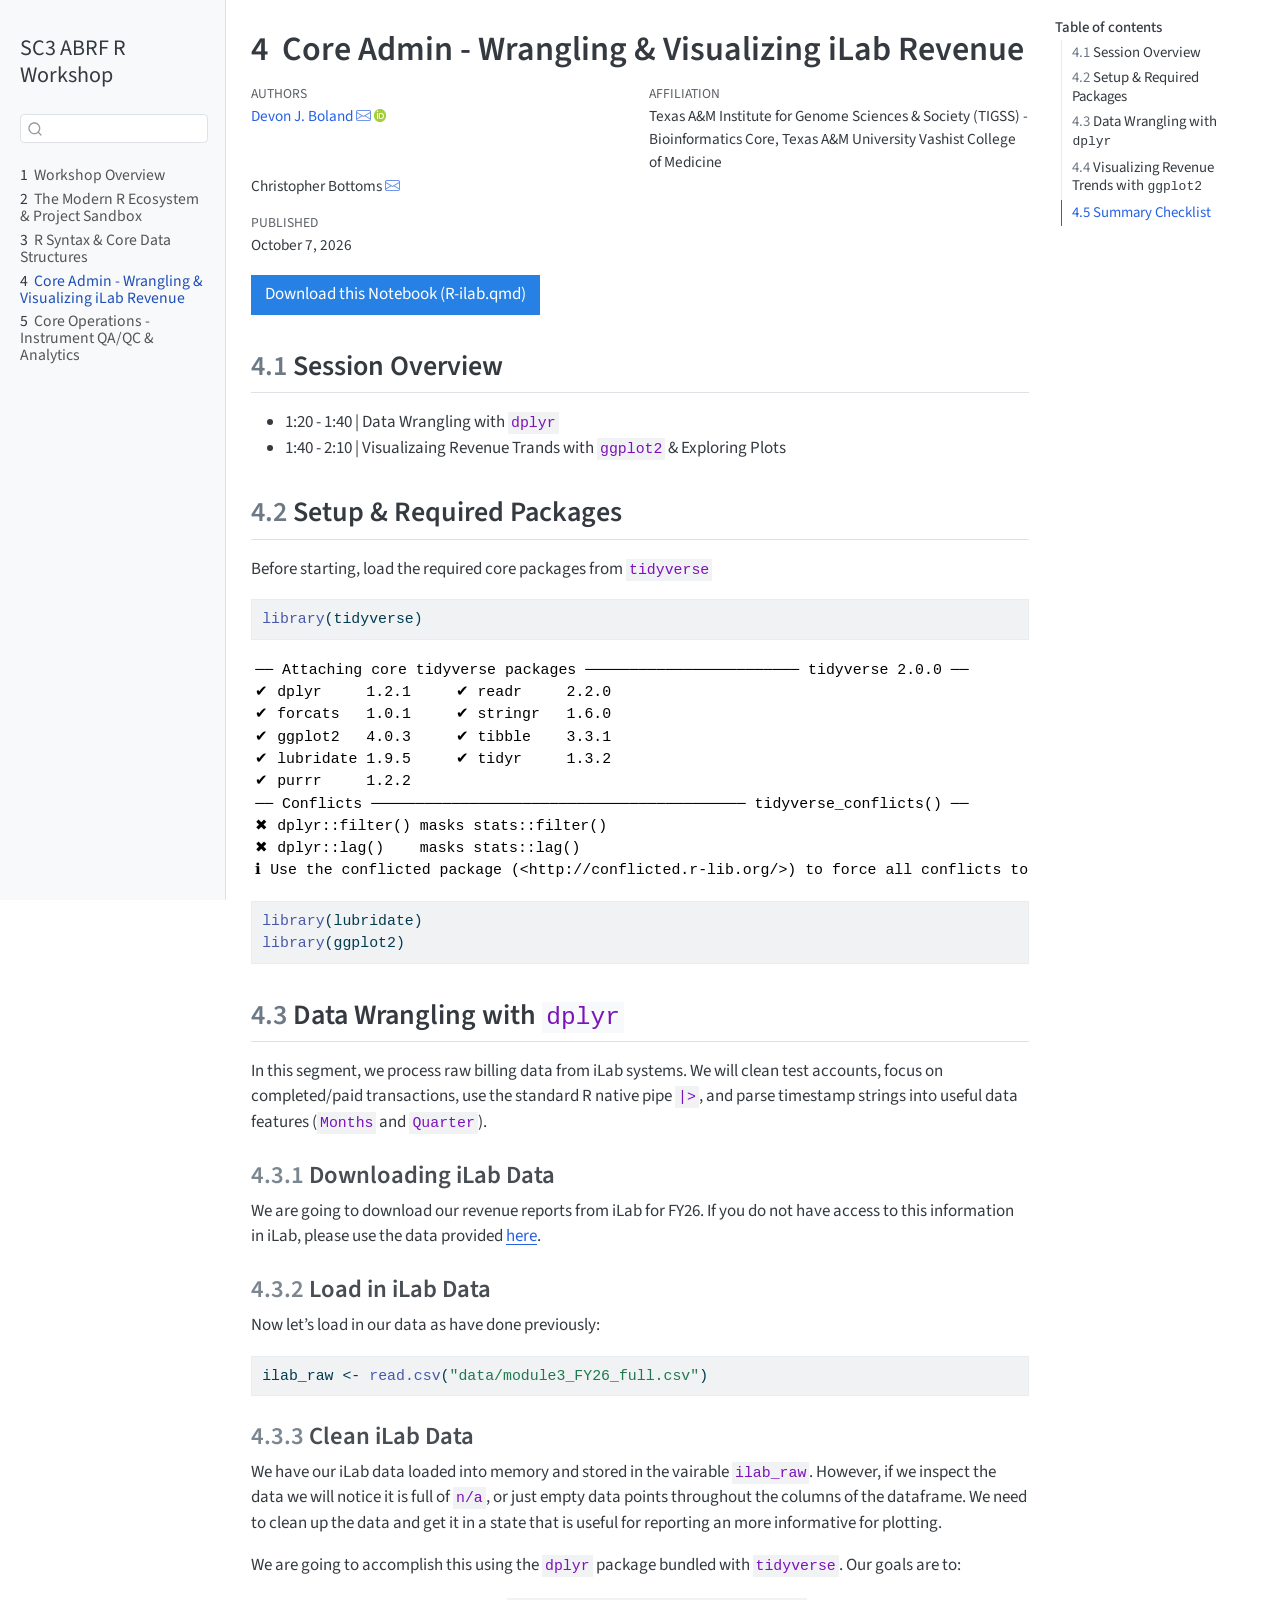
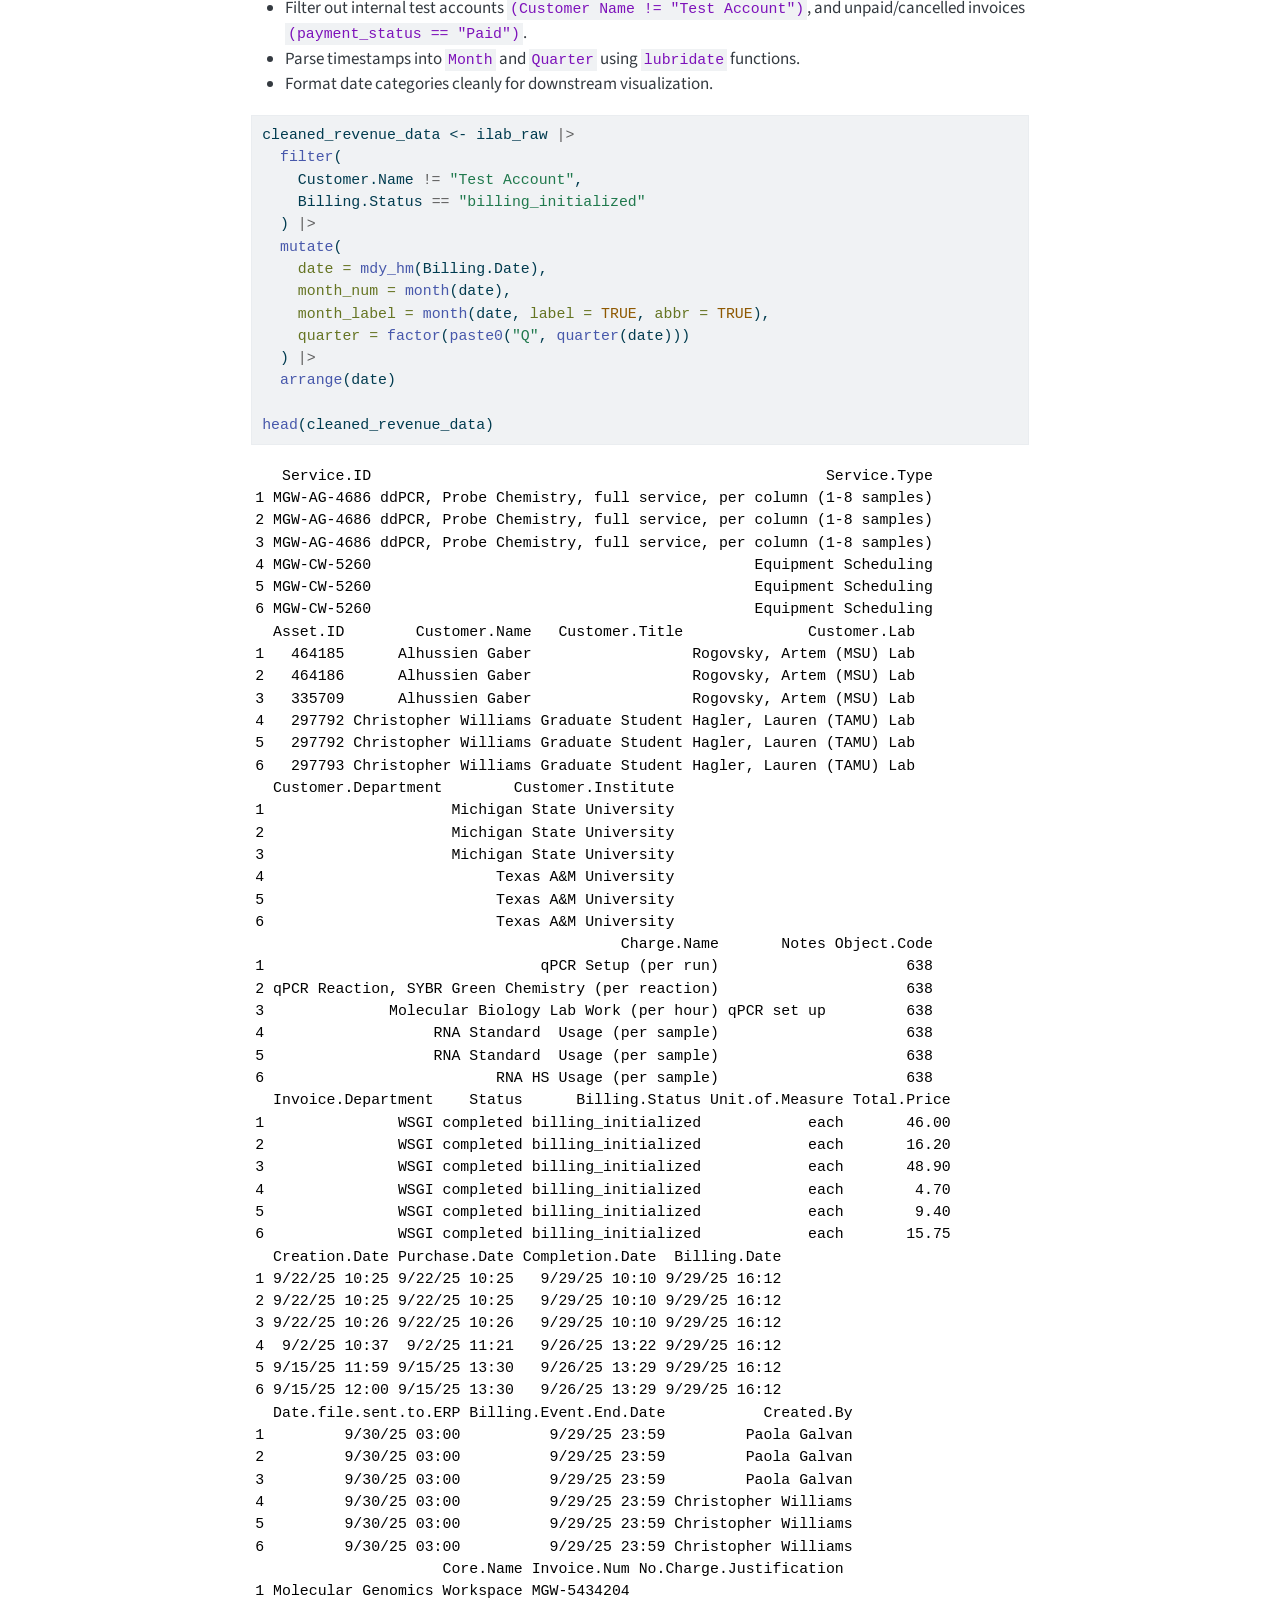
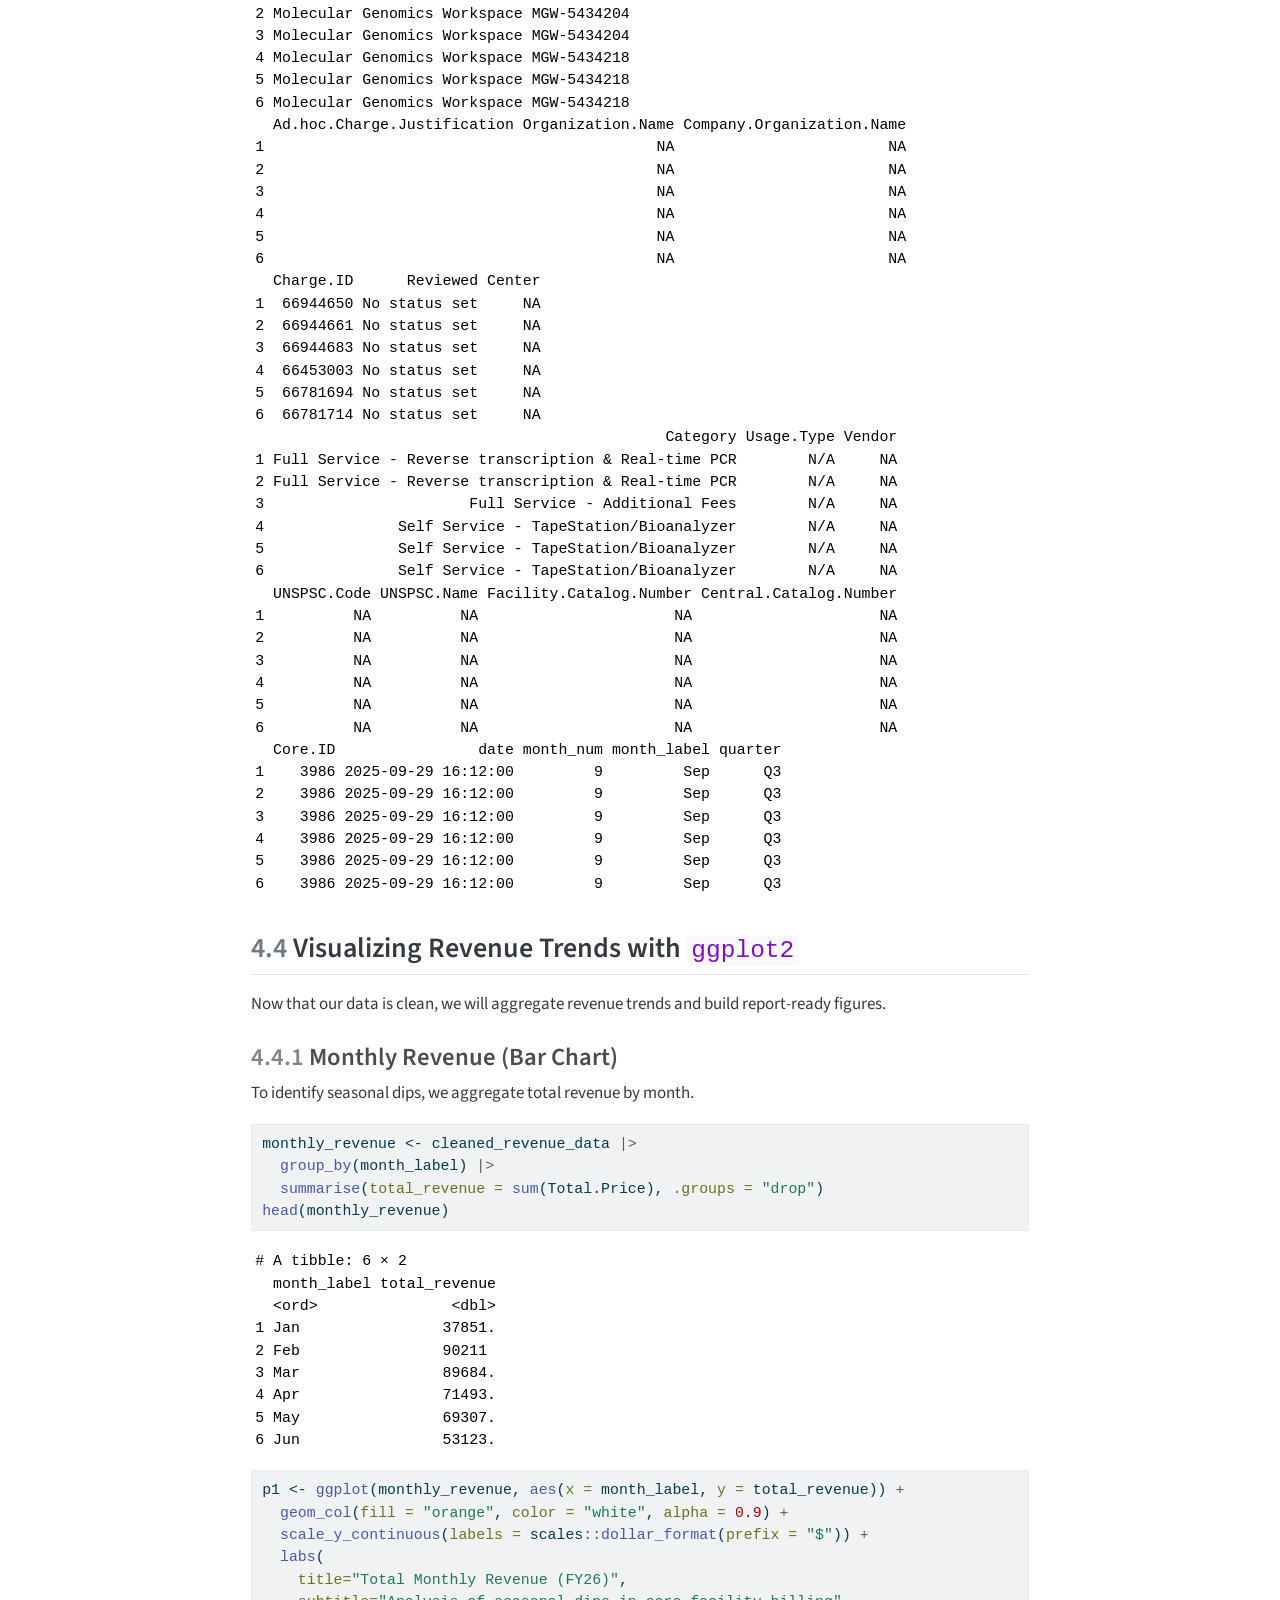
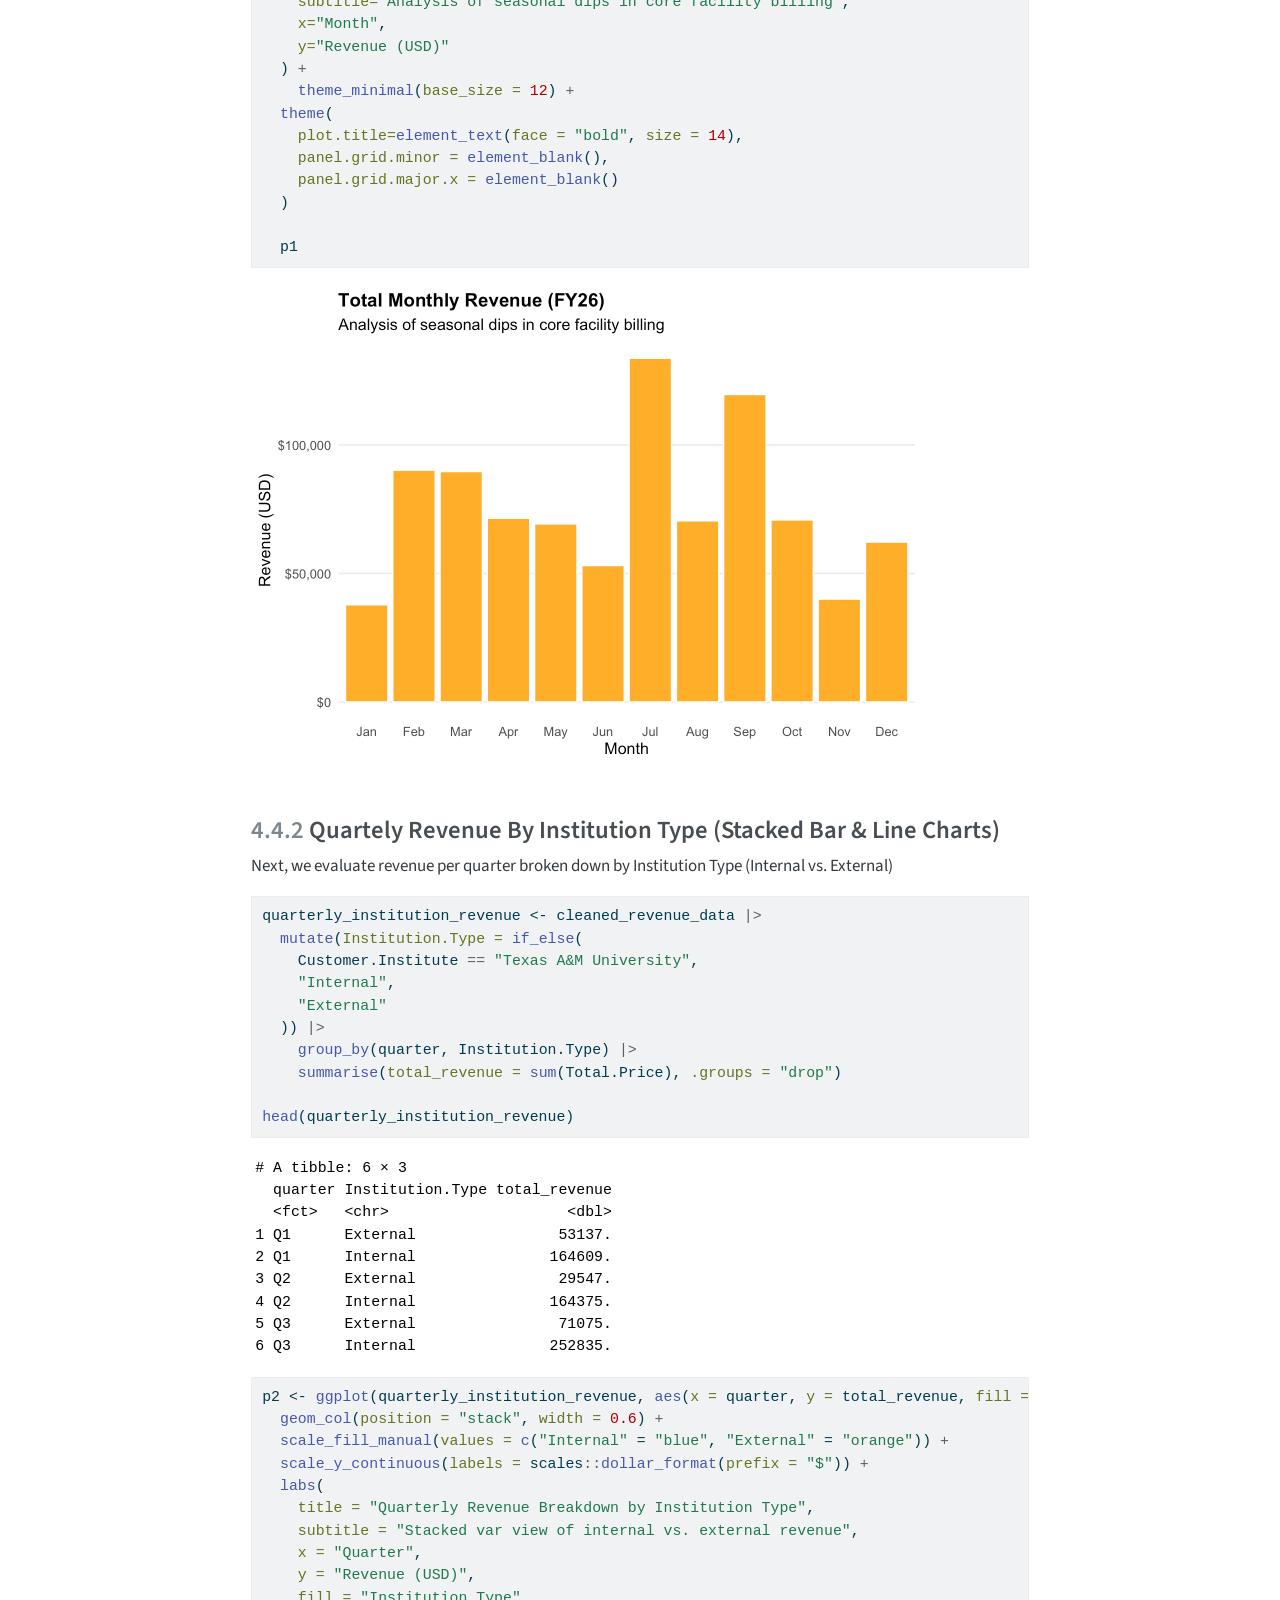
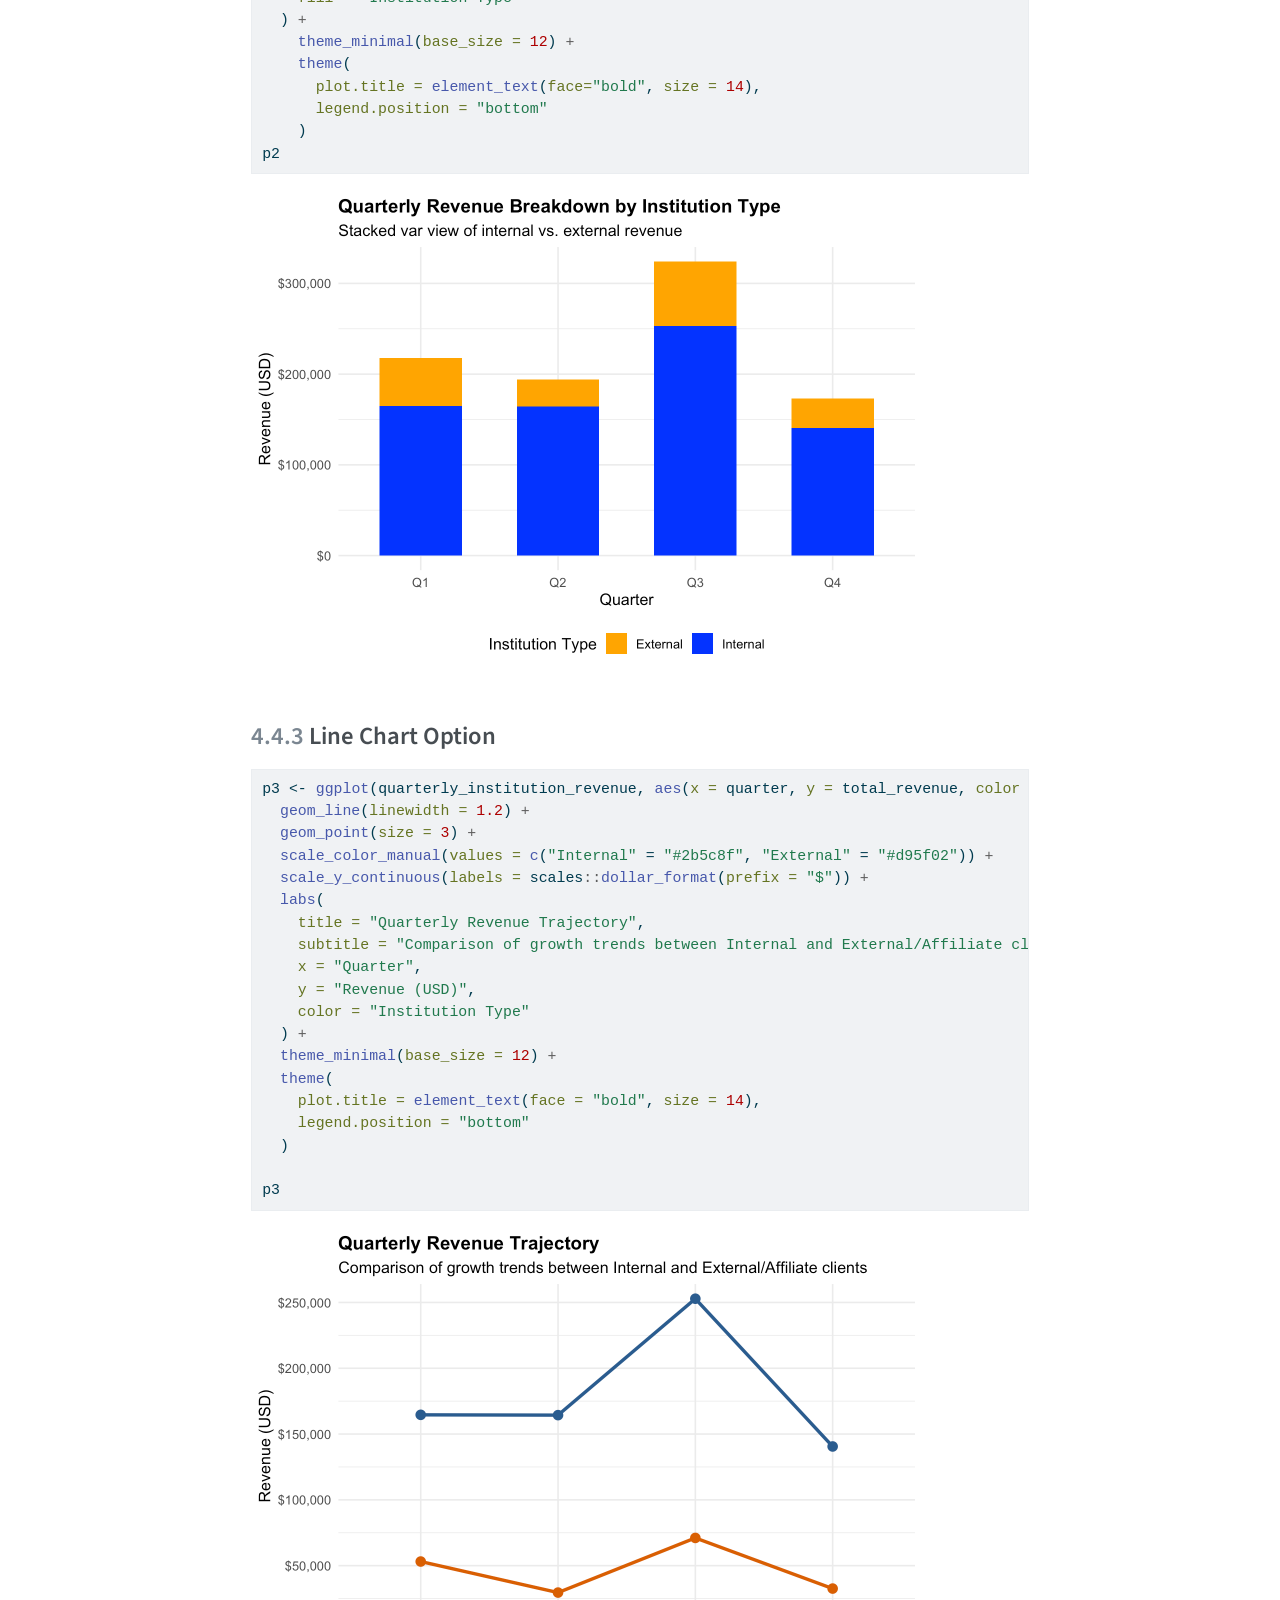
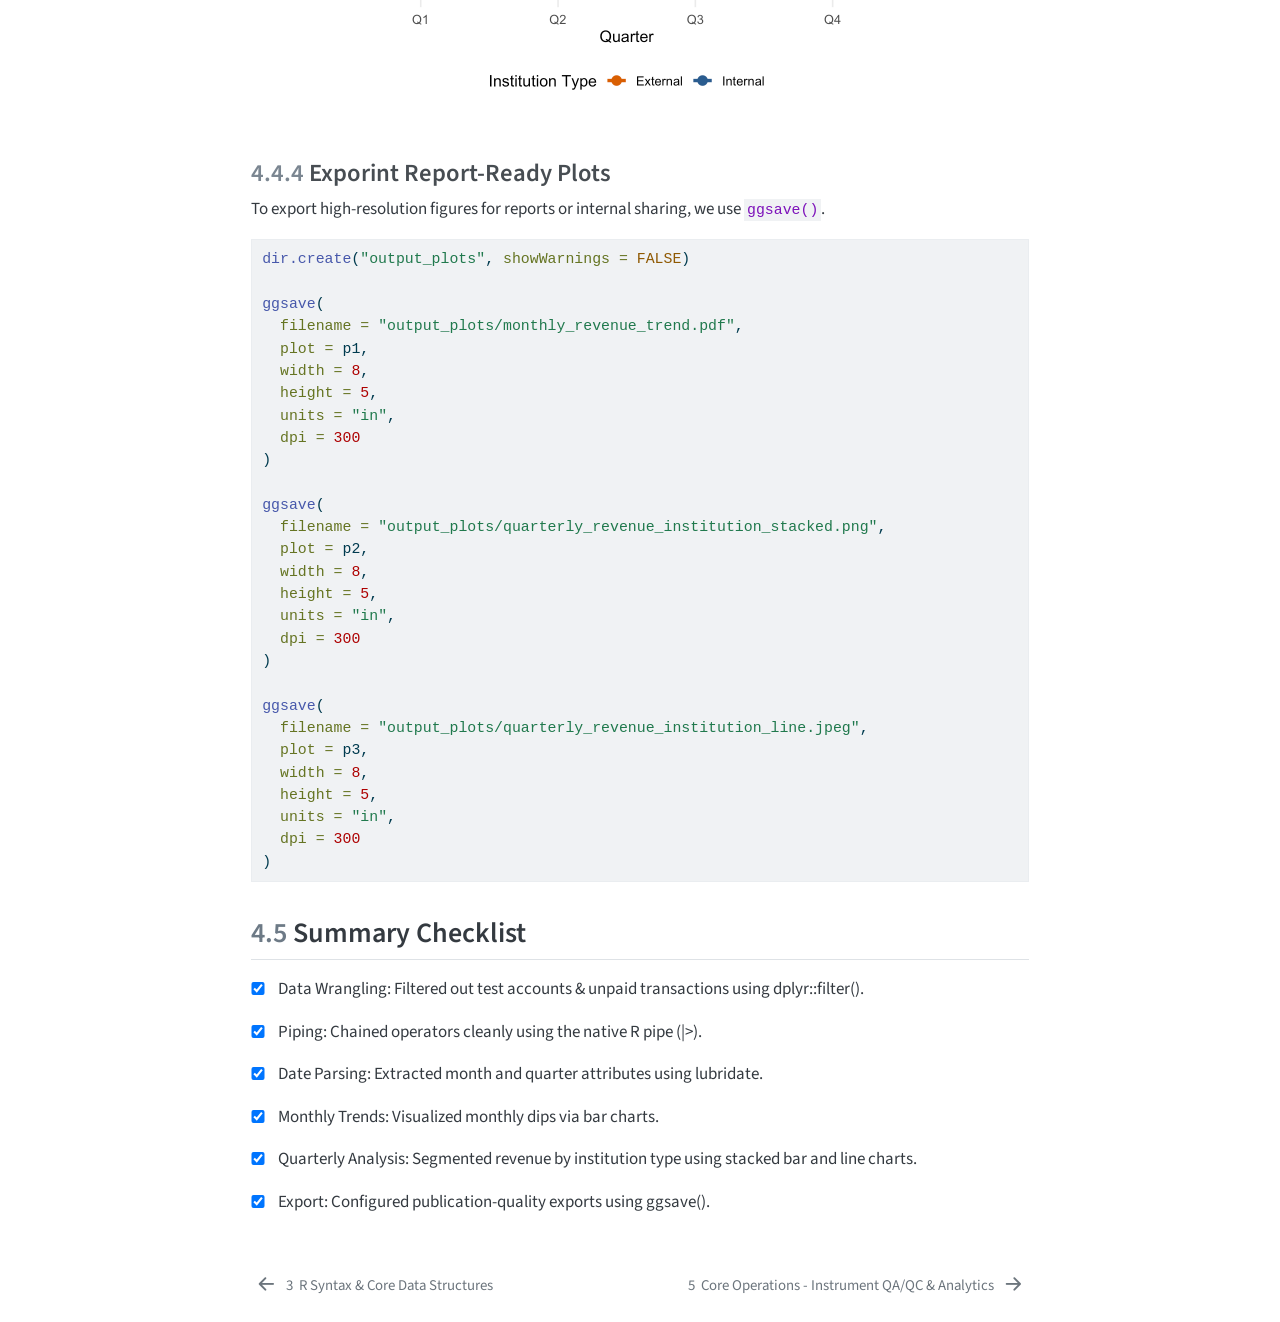
<file: R-ilab.html>
<!DOCTYPE html>
<html xmlns="http://www.w3.org/1999/xhtml" lang="en" xml:lang="en"><head>

<meta charset="utf-8">
<meta name="generator" content="quarto-1.10.18">

<meta name="viewport" content="width=device-width, initial-scale=1.0, user-scalable=yes">

<meta name="author" content="Devon J. Boland">
<meta name="author" content="Christopher Bottoms">
<meta name="dcterms.date" content="2026-10-07">

<title>4&nbsp; Core Admin - Wrangling &amp; Visualizing iLab Revenue – SC3 ABRF R Workshop</title>
<style>
/* Default styles provided by pandoc.
** See https://pandoc.org/MANUAL.html#variables-for-html for config info.
*/
span.smallcaps{font-variant: small-caps;}
div.columns{display: flex; gap: 1.5em;}
div.column{flex: auto;}
@media screen {
div.columns{gap: min(4vw, 1.5em);}
div.column{overflow-x: auto;}
}
div.hanging-indent{margin-left: 1.5em; text-indent: -1.5em;}
ul.task-list{list-style: none;}
ul.task-list li input[type="checkbox"] {
  width: 0.8em;
  margin: 0 0.8em 0.2em -1em; /* quarto-specific, see https://github.com/quarto-dev/quarto-cli/issues/4556 */ 
  vertical-align: middle;
}
/* CSS for syntax highlighting */
html { -webkit-text-size-adjust: 100%; }
pre > code.sourceCode { white-space: pre; position: relative; }
pre > code.sourceCode > span { display: inline-block; line-height: 1.25; }
pre > code.sourceCode > span:empty { height: 1.2em; }
.sourceCode { overflow: visible; }
code.sourceCode > span { color: inherit; text-decoration: inherit; }
div.sourceCode { margin: 1em 0; }
pre.sourceCode { margin: 0; }
@media screen {
div.sourceCode { overflow: auto; }
}
@media print {
pre > code.sourceCode { white-space: pre-wrap; }
pre > code.sourceCode > span { text-indent: -5em; padding-left: 5em; }
}
pre.numberSource code
  { counter-reset: source-line 0; }
pre.numberSource code > span
  { position: relative; left: -4em; counter-increment: source-line; }
pre.numberSource code > span > a:first-child::before
  { content: counter(source-line);
    position: relative; left: -1em; text-align: right; vertical-align: baseline;
    border: none; display: inline-block;
    -webkit-touch-callout: none; -webkit-user-select: none;
    -khtml-user-select: none; -moz-user-select: none;
    -ms-user-select: none; user-select: none;
    padding: 0 4px; width: 4em;
  }
pre.numberSource { margin-left: 3em;  padding-left: 4px; }
div.sourceCode
  {   }
@media screen {
pre > code.sourceCode > span > a:first-child::before { text-decoration: underline; }
}
</style>


<script src="site_libs/quarto-nav/quarto-nav.js"></script>
<script src="site_libs/quarto-nav/headroom.min.js"></script>
<script src="site_libs/clipboard/clipboard.min.js"></script>
<script src="site_libs/quarto-search/autocomplete.umd.js"></script>
<script src="site_libs/quarto-search/fuse.min.js"></script>
<script src="site_libs/quarto-search/quarto-search.js"></script>
<meta name="quarto:offset" content="./">
<link href="./R-instrument.html" rel="next">
<link href="./R-coding.html" rel="prev">
<script src="site_libs/quarto-html/quarto.js" type="module"></script>
<script src="site_libs/quarto-html/tabsets/tabsets.js" type="module"></script>
<script src="site_libs/quarto-html/popper.min.js"></script>
<script src="site_libs/quarto-html/tippy.umd.min.js"></script>
<script src="site_libs/quarto-html/anchor.min.js"></script>
<link href="site_libs/quarto-html/tippy.css" rel="stylesheet">
<link href="site_libs/quarto-html/quarto-syntax-highlighting-64a204ab8560d761af7679ceaba22944.css" rel="stylesheet" id="quarto-text-highlighting-styles">
<script src="site_libs/bootstrap/bootstrap.min.js"></script>
<link href="site_libs/bootstrap/bootstrap-icons.css" rel="stylesheet">
<link href="site_libs/bootstrap/bootstrap-bf8541b1296accc9344c8d492b94c564.min.css" rel="stylesheet" append-hash="true" id="quarto-bootstrap" data-mode="light">
<script id="quarto-search-options" type="application/json">{
  "location": "sidebar",
  "copy-button": false,
  "collapse-after": 3,
  "panel-placement": "start",
  "type": "textbox",
  "limit": 50,
  "keyboard-shortcut": [
    "f",
    "/",
    "s"
  ],
  "show-item-context": false,
  "language": {
    "search-no-results-text": "No results",
    "search-matching-documents-text": "matching documents",
    "search-copy-link-title": "Copy link to search",
    "search-hide-matches-text": "Hide additional matches",
    "search-more-match-text": "more match in this document",
    "search-more-matches-text": "more matches in this document",
    "search-clear-button-title": "Clear",
    "search-text-placeholder": "",
    "search-detached-cancel-button-title": "Cancel",
    "search-submit-button-title": "Submit",
    "search-label": "Search"
  }
}</script>


</head>

<body class="nav-sidebar docked quarto-light">

<div id="quarto-search-results"></div>
  <header id="quarto-header" class="headroom fixed-top">
  <nav class="quarto-secondary-nav">
    <div class="container-fluid d-flex">
      <button type="button" class="quarto-btn-toggle btn" data-bs-toggle="collapse" role="button" data-bs-target=".quarto-sidebar-collapse-item" aria-controls="quarto-sidebar" aria-expanded="false" aria-label="Toggle sidebar navigation" onclick="if (window.quartoToggleHeadroom) { window.quartoToggleHeadroom(); }">
        <i class="bi bi-layout-text-sidebar-reverse"></i>
      </button>
        <nav class="quarto-page-breadcrumbs" aria-label="breadcrumb"><ol class="breadcrumb"><li class="breadcrumb-item"><a href="./R-ilab.html"><span class="chapter-number">4</span>&nbsp; <span class="chapter-title">Core Admin - Wrangling &amp; Visualizing iLab Revenue</span></a></li></ol></nav>
        <a class="flex-grow-1" role="navigation" data-bs-toggle="collapse" data-bs-target=".quarto-sidebar-collapse-item" aria-controls="quarto-sidebar" aria-expanded="false" aria-label="Toggle sidebar navigation" onclick="if (window.quartoToggleHeadroom) { window.quartoToggleHeadroom(); }">      
        </a>
      <button type="button" class="btn quarto-search-button" aria-label="Search" onclick="window.quartoOpenSearch();">
        <i class="bi bi-search"></i>
      </button>
    </div>
  </nav>
</header>
<!-- content -->
<div id="quarto-content" class="quarto-container page-columns page-rows-contents page-layout-article">
<!-- sidebar -->
  <nav id="quarto-sidebar" class="sidebar collapse collapse-horizontal quarto-sidebar-collapse-item sidebar-navigation docked overflow-auto">
    <div class="pt-lg-2 mt-2 text-left sidebar-header">
    <div class="sidebar-title mb-0 py-0">
      <a href="./">SC3 ABRF R Workshop</a> 
    </div>
      </div>
        <div class="mt-2 flex-shrink-0 align-items-center">
        <div class="sidebar-search">
        <div id="quarto-search" class="" title="Search"></div>
        </div>
        </div>
    <div class="sidebar-menu-container"> 
    <ul class="list-unstyled mt-1">
        <li class="sidebar-item">
  <div class="sidebar-item-container"> 
  <a href="./index.html" class="sidebar-item-text sidebar-link">
 <span class="menu-text"><span class="chapter-number">1</span>&nbsp; <span class="chapter-title">Workshop Overview</span></span></a>
  </div>
</li>
        <li class="sidebar-item">
  <div class="sidebar-item-container"> 
  <a href="./R-Introductions.html" class="sidebar-item-text sidebar-link">
 <span class="menu-text"><span class="chapter-number">2</span>&nbsp; <span class="chapter-title">The Modern R Ecosystem &amp; Project Sandbox</span></span></a>
  </div>
</li>
        <li class="sidebar-item">
  <div class="sidebar-item-container"> 
  <a href="./R-coding.html" class="sidebar-item-text sidebar-link">
 <span class="menu-text"><span class="chapter-number">3</span>&nbsp; <span class="chapter-title">R Syntax &amp; Core Data Structures</span></span></a>
  </div>
</li>
        <li class="sidebar-item">
  <div class="sidebar-item-container"> 
  <a href="./R-ilab.html" class="sidebar-item-text sidebar-link active">
 <span class="menu-text"><span class="chapter-number">4</span>&nbsp; <span class="chapter-title">Core Admin - Wrangling &amp; Visualizing iLab Revenue</span></span></a>
  </div>
</li>
        <li class="sidebar-item">
  <div class="sidebar-item-container"> 
  <a href="./R-instrument.html" class="sidebar-item-text sidebar-link">
 <span class="menu-text"><span class="chapter-number">5</span>&nbsp; <span class="chapter-title">Core Operations - Instrument QA/QC &amp; Analytics</span></span></a>
  </div>
</li>
    </ul>
    </div>
</nav>
<div id="quarto-sidebar-glass" class="quarto-sidebar-collapse-item" data-bs-toggle="collapse" data-bs-target=".quarto-sidebar-collapse-item"></div>
<!-- margin-sidebar -->
    <div id="quarto-margin-sidebar" class="sidebar margin-sidebar">
        <nav id="TOC" role="doc-toc" class="toc-active">
    <h2 id="toc-title">Table of contents</h2>
   
  <ul>
  <li><a href="#session-overview" id="toc-session-overview" class="nav-link active" data-scroll-target="#session-overview"><span class="header-section-number">4.1</span> Session Overview</a></li>
  <li><a href="#setup-required-packages" id="toc-setup-required-packages" class="nav-link" data-scroll-target="#setup-required-packages"><span class="header-section-number">4.2</span> Setup &amp; Required Packages</a></li>
  <li><a href="#data-wrangling-with-dplyr" id="toc-data-wrangling-with-dplyr" class="nav-link" data-scroll-target="#data-wrangling-with-dplyr"><span class="header-section-number">4.3</span> Data Wrangling with <code>dplyr</code></a>
  <ul class="collapse">
  <li><a href="#downloading-ilab-data" id="toc-downloading-ilab-data" class="nav-link" data-scroll-target="#downloading-ilab-data"><span class="header-section-number">4.3.1</span> Downloading iLab Data</a></li>
  <li><a href="#load-in-ilab-data" id="toc-load-in-ilab-data" class="nav-link" data-scroll-target="#load-in-ilab-data"><span class="header-section-number">4.3.2</span> Load in iLab Data</a></li>
  <li><a href="#clean-ilab-data" id="toc-clean-ilab-data" class="nav-link" data-scroll-target="#clean-ilab-data"><span class="header-section-number">4.3.3</span> Clean iLab Data</a></li>
  </ul></li>
  <li><a href="#visualizing-revenue-trends-with-ggplot2" id="toc-visualizing-revenue-trends-with-ggplot2" class="nav-link" data-scroll-target="#visualizing-revenue-trends-with-ggplot2"><span class="header-section-number">4.4</span> Visualizing Revenue Trends with <code>ggplot2</code></a>
  <ul class="collapse">
  <li><a href="#monthly-revenue-bar-chart" id="toc-monthly-revenue-bar-chart" class="nav-link" data-scroll-target="#monthly-revenue-bar-chart"><span class="header-section-number">4.4.1</span> Monthly Revenue (Bar Chart)</a></li>
  <li><a href="#quartely-revenue-by-institution-type-stacked-bar-line-charts" id="toc-quartely-revenue-by-institution-type-stacked-bar-line-charts" class="nav-link" data-scroll-target="#quartely-revenue-by-institution-type-stacked-bar-line-charts"><span class="header-section-number">4.4.2</span> Quartely Revenue By Institution Type (Stacked Bar &amp; Line Charts)</a></li>
  <li><a href="#line-chart-option" id="toc-line-chart-option" class="nav-link" data-scroll-target="#line-chart-option"><span class="header-section-number">4.4.3</span> Line Chart Option</a></li>
  <li><a href="#exporint-report-ready-plots" id="toc-exporint-report-ready-plots" class="nav-link" data-scroll-target="#exporint-report-ready-plots"><span class="header-section-number">4.4.4</span> Exporint Report-Ready Plots</a></li>
  </ul></li>
  <li><a href="#summary-checklist" id="toc-summary-checklist" class="nav-link" data-scroll-target="#summary-checklist"><span class="header-section-number">4.5</span> Summary Checklist</a></li>
  </ul>
</nav>
    </div>
<!-- main -->
<main class="content" id="quarto-document-content">

<header id="title-block-header" class="quarto-title-block default">
<div class="quarto-title">
<h1 class="title"><span class="chapter-number">4</span>&nbsp; <span class="chapter-title">Core Admin - Wrangling &amp; Visualizing iLab Revenue</span></h1>
</div>


<div class="quarto-title-meta-author">
  <div class="quarto-title-meta-heading">Authors</div>
  <div class="quarto-title-meta-heading">Affiliation</div>
  
    <div class="quarto-title-meta-contents">
    <p class="author"><a href="https://devonjboland.github.io/">Devon J. Boland</a> <a href="mailto:devonjboland@tamu.edu" class="quarto-title-author-email"><i class="bi bi-envelope"></i></a> <a href="https://orcid.org/0000-0001-8903-9718" class="quarto-title-author-orcid" aria-label="ORCID profile for Devon J. Boland"> <img alt="" src="[data-uri]"></a></p>
  </div>
  <div class="quarto-title-meta-contents">
        <p class="affiliation">
            Texas A&amp;M Institute for Genome Sciences &amp; Society (TIGSS) - Bioinformatics Core, Texas A&amp;M University Vashist College of Medicine
          </p>
      </div>
    <div class="quarto-title-meta-contents">
    <p class="author">Christopher Bottoms <a href="mailto:Christopher-Bottoms@omrf.org" class="quarto-title-author-email"><i class="bi bi-envelope"></i></a> </p>
  </div>
  <div class="quarto-title-meta-contents">
      </div>
  </div>

<div class="quarto-title-meta">

      
    <div>
    <div class="quarto-title-meta-heading">Published</div>
    <div class="quarto-title-meta-contents">
      <p class="date">October 7, 2026</p>
    </div>
  </div>
  
    
  </div>
  


</header>


<p><a href="./R-ilab.html" class="btn btn-primary">Download this Notebook (R-ilab.qmd)</a></p>
<section id="session-overview" class="level2" data-number="4.1">
<h2 data-number="4.1" class="anchored" data-anchor-id="session-overview"><span class="header-section-number">4.1</span> Session Overview</h2>
<ul>
<li>1:20 - 1:40 | Data Wrangling with <code>dplyr</code></li>
<li>1:40 - 2:10 | Visualizaing Revenue Trands with <code>ggplot2</code> &amp; Exploring Plots</li>
</ul>
</section>
<section id="setup-required-packages" class="level2" data-number="4.2">
<h2 data-number="4.2" class="anchored" data-anchor-id="setup-required-packages"><span class="header-section-number">4.2</span> Setup &amp; Required Packages</h2>
<p>Before starting, load the required core packages from <code>tidyverse</code></p>
<div class="cell">
<div class="code-copy-outer-scaffold"><div class="sourceCode cell-code" id="cb1"><pre class="sourceCode r code-with-copy"><code class="sourceCode r"><span id="cb1-1"><a href="#cb1-1" aria-hidden="true" tabindex="-1"></a><span class="fu">library</span>(tidyverse)</span></code></pre></div><button title="Copy to Clipboard" class="code-copy-button"><i class="bi"></i></button></div>
<div class="cell-output cell-output-stderr">
<pre><code>── Attaching core tidyverse packages ──────────────────────── tidyverse 2.0.0 ──
✔ dplyr     1.2.1     ✔ readr     2.2.0
✔ forcats   1.0.1     ✔ stringr   1.6.0
✔ ggplot2   4.0.3     ✔ tibble    3.3.1
✔ lubridate 1.9.5     ✔ tidyr     1.3.2
✔ purrr     1.2.2     
── Conflicts ────────────────────────────────────────── tidyverse_conflicts() ──
✖ dplyr::filter() masks stats::filter()
✖ dplyr::lag()    masks stats::lag()
ℹ Use the conflicted package (&lt;http://conflicted.r-lib.org/&gt;) to force all conflicts to become errors</code></pre>
</div>
<div class="code-copy-outer-scaffold"><div class="sourceCode cell-code" id="cb3"><pre class="sourceCode r code-with-copy"><code class="sourceCode r"><span id="cb3-1"><a href="#cb3-1" aria-hidden="true" tabindex="-1"></a><span class="fu">library</span>(lubridate)</span>
<span id="cb3-2"><a href="#cb3-2" aria-hidden="true" tabindex="-1"></a><span class="fu">library</span>(ggplot2)</span></code></pre></div><button title="Copy to Clipboard" class="code-copy-button"><i class="bi"></i></button></div>
</div>
</section>
<section id="data-wrangling-with-dplyr" class="level2" data-number="4.3">
<h2 data-number="4.3" class="anchored" data-anchor-id="data-wrangling-with-dplyr"><span class="header-section-number">4.3</span> Data Wrangling with <code>dplyr</code></h2>
<p>In this segment, we process raw billing data from iLab systems. We will clean test accounts, focus on completed/paid transactions, use the standard R native pipe <code>|&gt;</code>, and parse timestamp strings into useful data features (<code>Months</code> and <code>Quarter</code>).</p>
<section id="downloading-ilab-data" class="level3" data-number="4.3.1">
<h3 data-number="4.3.1" class="anchored" data-anchor-id="downloading-ilab-data"><span class="header-section-number">4.3.1</span> Downloading iLab Data</h3>
<p>We are going to download our revenue reports from iLab for FY26. If you do not have access to this information in iLab, please use the data provided <a href="https://github.com/DevonJBoland/ABRF-SC3-R_Workshop/tree/main/data">here</a>.</p>
</section>
<section id="load-in-ilab-data" class="level3" data-number="4.3.2">
<h3 data-number="4.3.2" class="anchored" data-anchor-id="load-in-ilab-data"><span class="header-section-number">4.3.2</span> Load in iLab Data</h3>
<p>Now let’s load in our data as have done previously:</p>
<div class="cell">
<div class="code-copy-outer-scaffold"><div class="sourceCode cell-code" id="cb4"><pre class="sourceCode r code-with-copy"><code class="sourceCode r"><span id="cb4-1"><a href="#cb4-1" aria-hidden="true" tabindex="-1"></a>ilab_raw <span class="ot">&lt;-</span> <span class="fu">read.csv</span>(<span class="st">"data/module3_FY26_full.csv"</span>)</span></code></pre></div><button title="Copy to Clipboard" class="code-copy-button"><i class="bi"></i></button></div>
</div>
</section>
<section id="clean-ilab-data" class="level3" data-number="4.3.3">
<h3 data-number="4.3.3" class="anchored" data-anchor-id="clean-ilab-data"><span class="header-section-number">4.3.3</span> Clean iLab Data</h3>
<p>We have our iLab data loaded into memory and stored in the vairable <code>ilab_raw</code>. However, if we inspect the data we will notice it is full of <code>n/a</code>, or just empty data points throughout the columns of the dataframe. We need to clean up the data and get it in a state that is useful for reporting an more informative for plotting.</p>
<p>We are going to accomplish this using the <code>dplyr</code> package bundled with <code>tidyverse</code>. Our goals are to:</p>
<ul>
<li>Filter out internal test accounts <code>(Customer Name != "Test Account")</code>, and unpaid/cancelled invoices <code>(payment_status == "Paid")</code>.<br>
</li>
<li>Parse timestamps into <code>Month</code> and <code>Quarter</code> using <code>lubridate</code> functions.<br>
</li>
<li>Format date categories cleanly for downstream visualization.</li>
</ul>
<div class="cell">
<div class="code-copy-outer-scaffold"><div class="sourceCode cell-code" id="cb5"><pre class="sourceCode r code-with-copy"><code class="sourceCode r"><span id="cb5-1"><a href="#cb5-1" aria-hidden="true" tabindex="-1"></a>cleaned_revenue_data <span class="ot">&lt;-</span> ilab_raw <span class="sc">|&gt;</span></span>
<span id="cb5-2"><a href="#cb5-2" aria-hidden="true" tabindex="-1"></a>  <span class="fu">filter</span>(</span>
<span id="cb5-3"><a href="#cb5-3" aria-hidden="true" tabindex="-1"></a>    Customer.Name <span class="sc">!=</span> <span class="st">"Test Account"</span>,</span>
<span id="cb5-4"><a href="#cb5-4" aria-hidden="true" tabindex="-1"></a>    Billing.Status <span class="sc">==</span> <span class="st">"billing_initialized"</span></span>
<span id="cb5-5"><a href="#cb5-5" aria-hidden="true" tabindex="-1"></a>  ) <span class="sc">|&gt;</span></span>
<span id="cb5-6"><a href="#cb5-6" aria-hidden="true" tabindex="-1"></a>  <span class="fu">mutate</span>(</span>
<span id="cb5-7"><a href="#cb5-7" aria-hidden="true" tabindex="-1"></a>    <span class="at">date =</span> <span class="fu">mdy_hm</span>(Billing.Date),</span>
<span id="cb5-8"><a href="#cb5-8" aria-hidden="true" tabindex="-1"></a>    <span class="at">month_num =</span> <span class="fu">month</span>(date),</span>
<span id="cb5-9"><a href="#cb5-9" aria-hidden="true" tabindex="-1"></a>    <span class="at">month_label =</span> <span class="fu">month</span>(date, <span class="at">label =</span> <span class="cn">TRUE</span>, <span class="at">abbr =</span> <span class="cn">TRUE</span>),</span>
<span id="cb5-10"><a href="#cb5-10" aria-hidden="true" tabindex="-1"></a>    <span class="at">quarter =</span> <span class="fu">factor</span>(<span class="fu">paste0</span>(<span class="st">"Q"</span>, <span class="fu">quarter</span>(date)))</span>
<span id="cb5-11"><a href="#cb5-11" aria-hidden="true" tabindex="-1"></a>  ) <span class="sc">|&gt;</span></span>
<span id="cb5-12"><a href="#cb5-12" aria-hidden="true" tabindex="-1"></a>  <span class="fu">arrange</span>(date)</span>
<span id="cb5-13"><a href="#cb5-13" aria-hidden="true" tabindex="-1"></a></span>
<span id="cb5-14"><a href="#cb5-14" aria-hidden="true" tabindex="-1"></a><span class="fu">head</span>(cleaned_revenue_data)</span></code></pre></div><button title="Copy to Clipboard" class="code-copy-button"><i class="bi"></i></button></div>
<div class="cell-output cell-output-stdout">
<pre><code>   Service.ID                                                   Service.Type
1 MGW-AG-4686 ddPCR, Probe Chemistry, full service, per column (1-8 samples)
2 MGW-AG-4686 ddPCR, Probe Chemistry, full service, per column (1-8 samples)
3 MGW-AG-4686 ddPCR, Probe Chemistry, full service, per column (1-8 samples)
4 MGW-CW-5260                                           Equipment Scheduling
5 MGW-CW-5260                                           Equipment Scheduling
6 MGW-CW-5260                                           Equipment Scheduling
  Asset.ID        Customer.Name   Customer.Title              Customer.Lab
1   464185      Alhussien Gaber                  Rogovsky, Artem (MSU) Lab
2   464186      Alhussien Gaber                  Rogovsky, Artem (MSU) Lab
3   335709      Alhussien Gaber                  Rogovsky, Artem (MSU) Lab
4   297792 Christopher Williams Graduate Student Hagler, Lauren (TAMU) Lab
5   297792 Christopher Williams Graduate Student Hagler, Lauren (TAMU) Lab
6   297793 Christopher Williams Graduate Student Hagler, Lauren (TAMU) Lab
  Customer.Department        Customer.Institute
1                     Michigan State University
2                     Michigan State University
3                     Michigan State University
4                          Texas A&amp;M University
5                          Texas A&amp;M University
6                          Texas A&amp;M University
                                         Charge.Name       Notes Object.Code
1                               qPCR Setup (per run)                     638
2 qPCR Reaction, SYBR Green Chemistry (per reaction)                     638
3              Molecular Biology Lab Work (per hour) qPCR set up         638
4                   RNA Standard  Usage (per sample)                     638
5                   RNA Standard  Usage (per sample)                     638
6                          RNA HS Usage (per sample)                     638
  Invoice.Department    Status      Billing.Status Unit.of.Measure Total.Price
1               WSGI completed billing_initialized            each       46.00
2               WSGI completed billing_initialized            each       16.20
3               WSGI completed billing_initialized            each       48.90
4               WSGI completed billing_initialized            each        4.70
5               WSGI completed billing_initialized            each        9.40
6               WSGI completed billing_initialized            each       15.75
  Creation.Date Purchase.Date Completion.Date  Billing.Date
1 9/22/25 10:25 9/22/25 10:25   9/29/25 10:10 9/29/25 16:12
2 9/22/25 10:25 9/22/25 10:25   9/29/25 10:10 9/29/25 16:12
3 9/22/25 10:26 9/22/25 10:26   9/29/25 10:10 9/29/25 16:12
4  9/2/25 10:37  9/2/25 11:21   9/26/25 13:22 9/29/25 16:12
5 9/15/25 11:59 9/15/25 13:30   9/26/25 13:29 9/29/25 16:12
6 9/15/25 12:00 9/15/25 13:30   9/26/25 13:29 9/29/25 16:12
  Date.file.sent.to.ERP Billing.Event.End.Date           Created.By
1         9/30/25 03:00          9/29/25 23:59         Paola Galvan
2         9/30/25 03:00          9/29/25 23:59         Paola Galvan
3         9/30/25 03:00          9/29/25 23:59         Paola Galvan
4         9/30/25 03:00          9/29/25 23:59 Christopher Williams
5         9/30/25 03:00          9/29/25 23:59 Christopher Williams
6         9/30/25 03:00          9/29/25 23:59 Christopher Williams
                     Core.Name Invoice.Num No.Charge.Justification
1 Molecular Genomics Workspace MGW-5434204                        
2 Molecular Genomics Workspace MGW-5434204                        
3 Molecular Genomics Workspace MGW-5434204                        
4 Molecular Genomics Workspace MGW-5434218                        
5 Molecular Genomics Workspace MGW-5434218                        
6 Molecular Genomics Workspace MGW-5434218                        
  Ad.hoc.Charge.Justification Organization.Name Company.Organization.Name
1                                            NA                        NA
2                                            NA                        NA
3                                            NA                        NA
4                                            NA                        NA
5                                            NA                        NA
6                                            NA                        NA
  Charge.ID      Reviewed Center
1  66944650 No status set     NA
2  66944661 No status set     NA
3  66944683 No status set     NA
4  66453003 No status set     NA
5  66781694 No status set     NA
6  66781714 No status set     NA
                                              Category Usage.Type Vendor
1 Full Service - Reverse transcription &amp; Real-time PCR        N/A     NA
2 Full Service - Reverse transcription &amp; Real-time PCR        N/A     NA
3                       Full Service - Additional Fees        N/A     NA
4               Self Service - TapeStation/Bioanalyzer        N/A     NA
5               Self Service - TapeStation/Bioanalyzer        N/A     NA
6               Self Service - TapeStation/Bioanalyzer        N/A     NA
  UNSPSC.Code UNSPSC.Name Facility.Catalog.Number Central.Catalog.Number
1          NA          NA                      NA                     NA
2          NA          NA                      NA                     NA
3          NA          NA                      NA                     NA
4          NA          NA                      NA                     NA
5          NA          NA                      NA                     NA
6          NA          NA                      NA                     NA
  Core.ID                date month_num month_label quarter
1    3986 2025-09-29 16:12:00         9         Sep      Q3
2    3986 2025-09-29 16:12:00         9         Sep      Q3
3    3986 2025-09-29 16:12:00         9         Sep      Q3
4    3986 2025-09-29 16:12:00         9         Sep      Q3
5    3986 2025-09-29 16:12:00         9         Sep      Q3
6    3986 2025-09-29 16:12:00         9         Sep      Q3</code></pre>
</div>
</div>
</section>
</section>
<section id="visualizing-revenue-trends-with-ggplot2" class="level2" data-number="4.4">
<h2 data-number="4.4" class="anchored" data-anchor-id="visualizing-revenue-trends-with-ggplot2"><span class="header-section-number">4.4</span> Visualizing Revenue Trends with <code>ggplot2</code></h2>
<p>Now that our data is clean, we will aggregate revenue trends and build report-ready figures.</p>
<section id="monthly-revenue-bar-chart" class="level3" data-number="4.4.1">
<h3 data-number="4.4.1" class="anchored" data-anchor-id="monthly-revenue-bar-chart"><span class="header-section-number">4.4.1</span> Monthly Revenue (Bar Chart)</h3>
<p>To identify seasonal dips, we aggregate total revenue by month.</p>
<div class="cell">
<div class="code-copy-outer-scaffold"><div class="sourceCode cell-code" id="cb7"><pre class="sourceCode r code-with-copy"><code class="sourceCode r"><span id="cb7-1"><a href="#cb7-1" aria-hidden="true" tabindex="-1"></a>monthly_revenue <span class="ot">&lt;-</span> cleaned_revenue_data <span class="sc">|&gt;</span> </span>
<span id="cb7-2"><a href="#cb7-2" aria-hidden="true" tabindex="-1"></a>  <span class="fu">group_by</span>(month_label) <span class="sc">|&gt;</span> </span>
<span id="cb7-3"><a href="#cb7-3" aria-hidden="true" tabindex="-1"></a>  <span class="fu">summarise</span>(<span class="at">total_revenue =</span> <span class="fu">sum</span>(Total.Price), <span class="at">.groups =</span> <span class="st">"drop"</span>)</span>
<span id="cb7-4"><a href="#cb7-4" aria-hidden="true" tabindex="-1"></a><span class="fu">head</span>(monthly_revenue)</span></code></pre></div><button title="Copy to Clipboard" class="code-copy-button"><i class="bi"></i></button></div>
<div class="cell-output cell-output-stdout">
<pre><code># A tibble: 6 × 2
  month_label total_revenue
  &lt;ord&gt;               &lt;dbl&gt;
1 Jan                37851.
2 Feb                90211 
3 Mar                89684.
4 Apr                71493.
5 May                69307.
6 Jun                53123.</code></pre>
</div>
</div>
<div class="cell">
<div class="code-copy-outer-scaffold"><div class="sourceCode cell-code" id="cb9"><pre class="sourceCode r code-with-copy"><code class="sourceCode r"><span id="cb9-1"><a href="#cb9-1" aria-hidden="true" tabindex="-1"></a>p1 <span class="ot">&lt;-</span> <span class="fu">ggplot</span>(monthly_revenue, <span class="fu">aes</span>(<span class="at">x =</span> month_label, <span class="at">y =</span> total_revenue)) <span class="sc">+</span></span>
<span id="cb9-2"><a href="#cb9-2" aria-hidden="true" tabindex="-1"></a>  <span class="fu">geom_col</span>(<span class="at">fill =</span> <span class="st">"orange"</span>, <span class="at">color =</span> <span class="st">"white"</span>, <span class="at">alpha =</span> <span class="fl">0.9</span>) <span class="sc">+</span></span>
<span id="cb9-3"><a href="#cb9-3" aria-hidden="true" tabindex="-1"></a>  <span class="fu">scale_y_continuous</span>(<span class="at">labels =</span> scales<span class="sc">::</span><span class="fu">dollar_format</span>(<span class="at">prefix =</span> <span class="st">"$"</span>)) <span class="sc">+</span></span>
<span id="cb9-4"><a href="#cb9-4" aria-hidden="true" tabindex="-1"></a>  <span class="fu">labs</span>(</span>
<span id="cb9-5"><a href="#cb9-5" aria-hidden="true" tabindex="-1"></a>    <span class="at">title=</span><span class="st">"Total Monthly Revenue (FY26)"</span>,</span>
<span id="cb9-6"><a href="#cb9-6" aria-hidden="true" tabindex="-1"></a>    <span class="at">subtitle=</span><span class="st">"Analysis of seasonal dips in core facility billing"</span>,</span>
<span id="cb9-7"><a href="#cb9-7" aria-hidden="true" tabindex="-1"></a>    <span class="at">x=</span><span class="st">"Month"</span>,</span>
<span id="cb9-8"><a href="#cb9-8" aria-hidden="true" tabindex="-1"></a>    <span class="at">y=</span><span class="st">"Revenue (USD)"</span></span>
<span id="cb9-9"><a href="#cb9-9" aria-hidden="true" tabindex="-1"></a>  ) <span class="sc">+</span></span>
<span id="cb9-10"><a href="#cb9-10" aria-hidden="true" tabindex="-1"></a>    <span class="fu">theme_minimal</span>(<span class="at">base_size =</span> <span class="dv">12</span>) <span class="sc">+</span></span>
<span id="cb9-11"><a href="#cb9-11" aria-hidden="true" tabindex="-1"></a>  <span class="fu">theme</span>(</span>
<span id="cb9-12"><a href="#cb9-12" aria-hidden="true" tabindex="-1"></a>    <span class="at">plot.title=</span><span class="fu">element_text</span>(<span class="at">face =</span> <span class="st">"bold"</span>, <span class="at">size =</span> <span class="dv">14</span>),</span>
<span id="cb9-13"><a href="#cb9-13" aria-hidden="true" tabindex="-1"></a>    <span class="at">panel.grid.minor =</span> <span class="fu">element_blank</span>(),</span>
<span id="cb9-14"><a href="#cb9-14" aria-hidden="true" tabindex="-1"></a>    <span class="at">panel.grid.major.x =</span> <span class="fu">element_blank</span>()</span>
<span id="cb9-15"><a href="#cb9-15" aria-hidden="true" tabindex="-1"></a>  )</span>
<span id="cb9-16"><a href="#cb9-16" aria-hidden="true" tabindex="-1"></a></span>
<span id="cb9-17"><a href="#cb9-17" aria-hidden="true" tabindex="-1"></a>  p1</span></code></pre></div><button title="Copy to Clipboard" class="code-copy-button"><i class="bi"></i></button></div>
<div class="cell-output-display">
<div>
<figure class="figure">
<p><img src="R-ilab_files/figure-html/unnamed-chunk-5-1.png" class="img-fluid figure-img" width="672"></p>
</figure>
</div>
</div>
</div>
</section>
<section id="quartely-revenue-by-institution-type-stacked-bar-line-charts" class="level3" data-number="4.4.2">
<h3 data-number="4.4.2" class="anchored" data-anchor-id="quartely-revenue-by-institution-type-stacked-bar-line-charts"><span class="header-section-number">4.4.2</span> Quartely Revenue By Institution Type (Stacked Bar &amp; Line Charts)</h3>
<p>Next, we evaluate revenue per quarter broken down by Institution Type (Internal vs.&nbsp;External)</p>
<div class="cell">
<div class="code-copy-outer-scaffold"><div class="sourceCode cell-code" id="cb10"><pre class="sourceCode r code-with-copy"><code class="sourceCode r"><span id="cb10-1"><a href="#cb10-1" aria-hidden="true" tabindex="-1"></a>quarterly_institution_revenue <span class="ot">&lt;-</span> cleaned_revenue_data <span class="sc">|&gt;</span> </span>
<span id="cb10-2"><a href="#cb10-2" aria-hidden="true" tabindex="-1"></a>  <span class="fu">mutate</span>(<span class="at">Institution.Type =</span> <span class="fu">if_else</span>(</span>
<span id="cb10-3"><a href="#cb10-3" aria-hidden="true" tabindex="-1"></a>    Customer.Institute <span class="sc">==</span> <span class="st">"Texas A&amp;M University"</span>,</span>
<span id="cb10-4"><a href="#cb10-4" aria-hidden="true" tabindex="-1"></a>    <span class="st">"Internal"</span>,</span>
<span id="cb10-5"><a href="#cb10-5" aria-hidden="true" tabindex="-1"></a>    <span class="st">"External"</span></span>
<span id="cb10-6"><a href="#cb10-6" aria-hidden="true" tabindex="-1"></a>  )) <span class="sc">|&gt;</span> </span>
<span id="cb10-7"><a href="#cb10-7" aria-hidden="true" tabindex="-1"></a>    <span class="fu">group_by</span>(quarter, Institution.Type) <span class="sc">|&gt;</span> </span>
<span id="cb10-8"><a href="#cb10-8" aria-hidden="true" tabindex="-1"></a>    <span class="fu">summarise</span>(<span class="at">total_revenue =</span> <span class="fu">sum</span>(Total.Price), <span class="at">.groups =</span> <span class="st">"drop"</span>)</span>
<span id="cb10-9"><a href="#cb10-9" aria-hidden="true" tabindex="-1"></a>  </span>
<span id="cb10-10"><a href="#cb10-10" aria-hidden="true" tabindex="-1"></a><span class="fu">head</span>(quarterly_institution_revenue)</span></code></pre></div><button title="Copy to Clipboard" class="code-copy-button"><i class="bi"></i></button></div>
<div class="cell-output cell-output-stdout">
<pre><code># A tibble: 6 × 3
  quarter Institution.Type total_revenue
  &lt;fct&gt;   &lt;chr&gt;                    &lt;dbl&gt;
1 Q1      External                53137.
2 Q1      Internal               164609.
3 Q2      External                29547.
4 Q2      Internal               164375.
5 Q3      External                71075.
6 Q3      Internal               252835.</code></pre>
</div>
</div>
<div class="cell">
<div class="code-copy-outer-scaffold"><div class="sourceCode cell-code" id="cb12"><pre class="sourceCode r code-with-copy"><code class="sourceCode r"><span id="cb12-1"><a href="#cb12-1" aria-hidden="true" tabindex="-1"></a>p2 <span class="ot">&lt;-</span> <span class="fu">ggplot</span>(quarterly_institution_revenue, <span class="fu">aes</span>(<span class="at">x =</span> quarter, <span class="at">y =</span> total_revenue, <span class="at">fill =</span> Institution.Type)) <span class="sc">+</span></span>
<span id="cb12-2"><a href="#cb12-2" aria-hidden="true" tabindex="-1"></a>  <span class="fu">geom_col</span>(<span class="at">position =</span> <span class="st">"stack"</span>, <span class="at">width =</span> <span class="fl">0.6</span>) <span class="sc">+</span></span>
<span id="cb12-3"><a href="#cb12-3" aria-hidden="true" tabindex="-1"></a>  <span class="fu">scale_fill_manual</span>(<span class="at">values =</span> <span class="fu">c</span>(<span class="st">"Internal"</span> <span class="ot">=</span> <span class="st">"blue"</span>, <span class="st">"External"</span> <span class="ot">=</span> <span class="st">"orange"</span>)) <span class="sc">+</span></span>
<span id="cb12-4"><a href="#cb12-4" aria-hidden="true" tabindex="-1"></a>  <span class="fu">scale_y_continuous</span>(<span class="at">labels =</span> scales<span class="sc">::</span><span class="fu">dollar_format</span>(<span class="at">prefix =</span> <span class="st">"$"</span>)) <span class="sc">+</span></span>
<span id="cb12-5"><a href="#cb12-5" aria-hidden="true" tabindex="-1"></a>  <span class="fu">labs</span>(</span>
<span id="cb12-6"><a href="#cb12-6" aria-hidden="true" tabindex="-1"></a>    <span class="at">title =</span> <span class="st">"Quarterly Revenue Breakdown by Institution Type"</span>,</span>
<span id="cb12-7"><a href="#cb12-7" aria-hidden="true" tabindex="-1"></a>    <span class="at">subtitle =</span> <span class="st">"Stacked var view of internal vs. external revenue"</span>,</span>
<span id="cb12-8"><a href="#cb12-8" aria-hidden="true" tabindex="-1"></a>    <span class="at">x =</span> <span class="st">"Quarter"</span>,</span>
<span id="cb12-9"><a href="#cb12-9" aria-hidden="true" tabindex="-1"></a>    <span class="at">y =</span> <span class="st">"Revenue (USD)"</span>,</span>
<span id="cb12-10"><a href="#cb12-10" aria-hidden="true" tabindex="-1"></a>    <span class="at">fill =</span> <span class="st">"Institution Type"</span></span>
<span id="cb12-11"><a href="#cb12-11" aria-hidden="true" tabindex="-1"></a>  ) <span class="sc">+</span></span>
<span id="cb12-12"><a href="#cb12-12" aria-hidden="true" tabindex="-1"></a>    <span class="fu">theme_minimal</span>(<span class="at">base_size =</span> <span class="dv">12</span>) <span class="sc">+</span></span>
<span id="cb12-13"><a href="#cb12-13" aria-hidden="true" tabindex="-1"></a>    <span class="fu">theme</span>(</span>
<span id="cb12-14"><a href="#cb12-14" aria-hidden="true" tabindex="-1"></a>      <span class="at">plot.title =</span> <span class="fu">element_text</span>(<span class="at">face=</span><span class="st">"bold"</span>, <span class="at">size =</span> <span class="dv">14</span>),</span>
<span id="cb12-15"><a href="#cb12-15" aria-hidden="true" tabindex="-1"></a>      <span class="at">legend.position =</span> <span class="st">"bottom"</span></span>
<span id="cb12-16"><a href="#cb12-16" aria-hidden="true" tabindex="-1"></a>    )</span>
<span id="cb12-17"><a href="#cb12-17" aria-hidden="true" tabindex="-1"></a>p2</span></code></pre></div><button title="Copy to Clipboard" class="code-copy-button"><i class="bi"></i></button></div>
<div class="cell-output-display">
<div>
<figure class="figure">
<p><img src="R-ilab_files/figure-html/unnamed-chunk-7-1.png" class="img-fluid figure-img" width="672"></p>
</figure>
</div>
</div>
</div>
</section>
<section id="line-chart-option" class="level3" data-number="4.4.3">
<h3 data-number="4.4.3" class="anchored" data-anchor-id="line-chart-option"><span class="header-section-number">4.4.3</span> Line Chart Option</h3>
<div class="cell">
<div class="code-copy-outer-scaffold"><div class="sourceCode cell-code" id="cb13"><pre class="sourceCode r code-with-copy"><code class="sourceCode r"><span id="cb13-1"><a href="#cb13-1" aria-hidden="true" tabindex="-1"></a>p3 <span class="ot">&lt;-</span> <span class="fu">ggplot</span>(quarterly_institution_revenue, <span class="fu">aes</span>(<span class="at">x =</span> quarter, <span class="at">y =</span> total_revenue, <span class="at">color =</span> Institution.Type, <span class="at">group =</span> Institution.Type)) <span class="sc">+</span></span>
<span id="cb13-2"><a href="#cb13-2" aria-hidden="true" tabindex="-1"></a>  <span class="fu">geom_line</span>(<span class="at">linewidth =</span> <span class="fl">1.2</span>) <span class="sc">+</span></span>
<span id="cb13-3"><a href="#cb13-3" aria-hidden="true" tabindex="-1"></a>  <span class="fu">geom_point</span>(<span class="at">size =</span> <span class="dv">3</span>) <span class="sc">+</span></span>
<span id="cb13-4"><a href="#cb13-4" aria-hidden="true" tabindex="-1"></a>  <span class="fu">scale_color_manual</span>(<span class="at">values =</span> <span class="fu">c</span>(<span class="st">"Internal"</span> <span class="ot">=</span> <span class="st">"#2b5c8f"</span>, <span class="st">"External"</span> <span class="ot">=</span> <span class="st">"#d95f02"</span>)) <span class="sc">+</span></span>
<span id="cb13-5"><a href="#cb13-5" aria-hidden="true" tabindex="-1"></a>  <span class="fu">scale_y_continuous</span>(<span class="at">labels =</span> scales<span class="sc">::</span><span class="fu">dollar_format</span>(<span class="at">prefix =</span> <span class="st">"$"</span>)) <span class="sc">+</span></span>
<span id="cb13-6"><a href="#cb13-6" aria-hidden="true" tabindex="-1"></a>  <span class="fu">labs</span>(</span>
<span id="cb13-7"><a href="#cb13-7" aria-hidden="true" tabindex="-1"></a>    <span class="at">title =</span> <span class="st">"Quarterly Revenue Trajectory"</span>,</span>
<span id="cb13-8"><a href="#cb13-8" aria-hidden="true" tabindex="-1"></a>    <span class="at">subtitle =</span> <span class="st">"Comparison of growth trends between Internal and External/Affiliate clients"</span>,</span>
<span id="cb13-9"><a href="#cb13-9" aria-hidden="true" tabindex="-1"></a>    <span class="at">x =</span> <span class="st">"Quarter"</span>,</span>
<span id="cb13-10"><a href="#cb13-10" aria-hidden="true" tabindex="-1"></a>    <span class="at">y =</span> <span class="st">"Revenue (USD)"</span>,</span>
<span id="cb13-11"><a href="#cb13-11" aria-hidden="true" tabindex="-1"></a>    <span class="at">color =</span> <span class="st">"Institution Type"</span></span>
<span id="cb13-12"><a href="#cb13-12" aria-hidden="true" tabindex="-1"></a>  ) <span class="sc">+</span></span>
<span id="cb13-13"><a href="#cb13-13" aria-hidden="true" tabindex="-1"></a>  <span class="fu">theme_minimal</span>(<span class="at">base_size =</span> <span class="dv">12</span>) <span class="sc">+</span></span>
<span id="cb13-14"><a href="#cb13-14" aria-hidden="true" tabindex="-1"></a>  <span class="fu">theme</span>(</span>
<span id="cb13-15"><a href="#cb13-15" aria-hidden="true" tabindex="-1"></a>    <span class="at">plot.title =</span> <span class="fu">element_text</span>(<span class="at">face =</span> <span class="st">"bold"</span>, <span class="at">size =</span> <span class="dv">14</span>),</span>
<span id="cb13-16"><a href="#cb13-16" aria-hidden="true" tabindex="-1"></a>    <span class="at">legend.position =</span> <span class="st">"bottom"</span></span>
<span id="cb13-17"><a href="#cb13-17" aria-hidden="true" tabindex="-1"></a>  )</span>
<span id="cb13-18"><a href="#cb13-18" aria-hidden="true" tabindex="-1"></a></span>
<span id="cb13-19"><a href="#cb13-19" aria-hidden="true" tabindex="-1"></a>p3</span></code></pre></div><button title="Copy to Clipboard" class="code-copy-button"><i class="bi"></i></button></div>
<div class="cell-output-display">
<div>
<figure class="figure">
<p><img src="R-ilab_files/figure-html/unnamed-chunk-8-1.png" class="img-fluid figure-img" width="672"></p>
</figure>
</div>
</div>
</div>
</section>
<section id="exporint-report-ready-plots" class="level3" data-number="4.4.4">
<h3 data-number="4.4.4" class="anchored" data-anchor-id="exporint-report-ready-plots"><span class="header-section-number">4.4.4</span> Exporint Report-Ready Plots</h3>
<p>To export high-resolution figures for reports or internal sharing, we use <code>ggsave()</code>.</p>
<div class="cell">
<div class="code-copy-outer-scaffold"><div class="sourceCode cell-code" id="cb14"><pre class="sourceCode r code-with-copy"><code class="sourceCode r"><span id="cb14-1"><a href="#cb14-1" aria-hidden="true" tabindex="-1"></a><span class="fu">dir.create</span>(<span class="st">"output_plots"</span>, <span class="at">showWarnings =</span> <span class="cn">FALSE</span>)</span>
<span id="cb14-2"><a href="#cb14-2" aria-hidden="true" tabindex="-1"></a></span>
<span id="cb14-3"><a href="#cb14-3" aria-hidden="true" tabindex="-1"></a><span class="fu">ggsave</span>(</span>
<span id="cb14-4"><a href="#cb14-4" aria-hidden="true" tabindex="-1"></a>  <span class="at">filename =</span> <span class="st">"output_plots/monthly_revenue_trend.pdf"</span>,</span>
<span id="cb14-5"><a href="#cb14-5" aria-hidden="true" tabindex="-1"></a>  <span class="at">plot =</span> p1,</span>
<span id="cb14-6"><a href="#cb14-6" aria-hidden="true" tabindex="-1"></a>  <span class="at">width =</span> <span class="dv">8</span>,</span>
<span id="cb14-7"><a href="#cb14-7" aria-hidden="true" tabindex="-1"></a>  <span class="at">height =</span> <span class="dv">5</span>,</span>
<span id="cb14-8"><a href="#cb14-8" aria-hidden="true" tabindex="-1"></a>  <span class="at">units =</span> <span class="st">"in"</span>,</span>
<span id="cb14-9"><a href="#cb14-9" aria-hidden="true" tabindex="-1"></a>  <span class="at">dpi =</span> <span class="dv">300</span></span>
<span id="cb14-10"><a href="#cb14-10" aria-hidden="true" tabindex="-1"></a>)</span>
<span id="cb14-11"><a href="#cb14-11" aria-hidden="true" tabindex="-1"></a></span>
<span id="cb14-12"><a href="#cb14-12" aria-hidden="true" tabindex="-1"></a><span class="fu">ggsave</span>(</span>
<span id="cb14-13"><a href="#cb14-13" aria-hidden="true" tabindex="-1"></a>  <span class="at">filename =</span> <span class="st">"output_plots/quarterly_revenue_institution_stacked.png"</span>,</span>
<span id="cb14-14"><a href="#cb14-14" aria-hidden="true" tabindex="-1"></a>  <span class="at">plot =</span> p2,</span>
<span id="cb14-15"><a href="#cb14-15" aria-hidden="true" tabindex="-1"></a>  <span class="at">width =</span> <span class="dv">8</span>,</span>
<span id="cb14-16"><a href="#cb14-16" aria-hidden="true" tabindex="-1"></a>  <span class="at">height =</span> <span class="dv">5</span>,</span>
<span id="cb14-17"><a href="#cb14-17" aria-hidden="true" tabindex="-1"></a>  <span class="at">units =</span> <span class="st">"in"</span>,</span>
<span id="cb14-18"><a href="#cb14-18" aria-hidden="true" tabindex="-1"></a>  <span class="at">dpi =</span> <span class="dv">300</span></span>
<span id="cb14-19"><a href="#cb14-19" aria-hidden="true" tabindex="-1"></a>)</span>
<span id="cb14-20"><a href="#cb14-20" aria-hidden="true" tabindex="-1"></a></span>
<span id="cb14-21"><a href="#cb14-21" aria-hidden="true" tabindex="-1"></a><span class="fu">ggsave</span>(</span>
<span id="cb14-22"><a href="#cb14-22" aria-hidden="true" tabindex="-1"></a>  <span class="at">filename =</span> <span class="st">"output_plots/quarterly_revenue_institution_line.jpeg"</span>,</span>
<span id="cb14-23"><a href="#cb14-23" aria-hidden="true" tabindex="-1"></a>  <span class="at">plot =</span> p3,</span>
<span id="cb14-24"><a href="#cb14-24" aria-hidden="true" tabindex="-1"></a>  <span class="at">width =</span> <span class="dv">8</span>,</span>
<span id="cb14-25"><a href="#cb14-25" aria-hidden="true" tabindex="-1"></a>  <span class="at">height =</span> <span class="dv">5</span>,</span>
<span id="cb14-26"><a href="#cb14-26" aria-hidden="true" tabindex="-1"></a>  <span class="at">units =</span> <span class="st">"in"</span>,</span>
<span id="cb14-27"><a href="#cb14-27" aria-hidden="true" tabindex="-1"></a>  <span class="at">dpi =</span> <span class="dv">300</span></span>
<span id="cb14-28"><a href="#cb14-28" aria-hidden="true" tabindex="-1"></a>)</span></code></pre></div><button title="Copy to Clipboard" class="code-copy-button"><i class="bi"></i></button></div>
</div>
</section>
</section>
<section id="summary-checklist" class="level2" data-number="4.5">
<h2 data-number="4.5" class="anchored" data-anchor-id="summary-checklist"><span class="header-section-number">4.5</span> Summary Checklist</h2>
<ul class="task-list">
<li><p><label><input type="checkbox" checked="">Data Wrangling: Filtered out test accounts &amp; unpaid transactions using dplyr::filter().</label></p></li>
<li><p><label><input type="checkbox" checked="">Piping: Chained operators cleanly using the native R pipe (|&gt;).</label></p></li>
<li><p><label><input type="checkbox" checked="">Date Parsing: Extracted month and quarter attributes using lubridate.</label></p></li>
<li><p><label><input type="checkbox" checked="">Monthly Trends: Visualized monthly dips via bar charts.</label></p></li>
<li><p><label><input type="checkbox" checked="">Quarterly Analysis: Segmented revenue by institution type using stacked bar and line charts.</label></p></li>
<li><p><label><input type="checkbox" checked="">Export: Configured publication-quality exports using ggsave().</label></p></li>
</ul>


</section>

</main> <!-- /main -->
<script id="quarto-html-after-body" type="application/javascript">
  window.document.addEventListener("DOMContentLoaded", function (event) {
    const icon = "";
    const anchorJS = new window.AnchorJS();
    anchorJS.options = {
      placement: 'right',
      icon: icon
    };
    anchorJS.add('.anchored');
    const isCodeAnnotation = (el) => {
      for (const clz of el.classList) {
        if (clz.startsWith('code-annotation-')) {                     
          return true;
        }
      }
      return false;
    }
    const onCopySuccess = function(e) {
      // button target
      const button = e.trigger;
      // don't keep focus
      button.blur();
      // flash "checked"
      button.classList.add('code-copy-button-checked');
      var currentTitle = button.getAttribute("title");
      button.setAttribute("title", "Copied!");
      let tooltip;
      if (window.bootstrap) {
        button.setAttribute("data-bs-toggle", "tooltip");
        button.setAttribute("data-bs-placement", "left");
        button.setAttribute("data-bs-title", "Copied!");
        tooltip = new bootstrap.Tooltip(button, 
          { trigger: "manual", 
            customClass: "code-copy-button-tooltip",
            offset: [0, -8]});
        tooltip.show();    
      }
      setTimeout(function() {
        if (tooltip) {
          tooltip.hide();
          button.removeAttribute("data-bs-title");
          button.removeAttribute("data-bs-toggle");
          button.removeAttribute("data-bs-placement");
        }
        button.setAttribute("title", currentTitle);
        button.classList.remove('code-copy-button-checked');
      }, 1000);
      // clear code selection
      e.clearSelection();
    }
    const getTextToCopy = function(trigger) {
      const outerScaffold = trigger.parentElement.cloneNode(true);
      const codeEl = outerScaffold.querySelector('code');
      for (const childEl of codeEl.children) {
        if (isCodeAnnotation(childEl)) {
          childEl.remove();
        }
      }
      return codeEl.innerText;
    }
    const clipboard = new window.ClipboardJS('.code-copy-button:not([data-in-quarto-modal])', {
      text: getTextToCopy
    });
    clipboard.on('success', onCopySuccess);
    if (window.document.getElementById('quarto-embedded-source-code-modal')) {
      const clipboardModal = new window.ClipboardJS('.code-copy-button[data-in-quarto-modal]', {
        text: getTextToCopy,
        container: window.document.getElementById('quarto-embedded-source-code-modal')
      });
      clipboardModal.on('success', onCopySuccess);
    }
      var localhostRegex = new RegExp(/^(?:http|https):\/\/localhost\:?[0-9]*\//);
      var mailtoRegex = new RegExp(/^mailto:/);
        var filterRegex = new RegExp('/' + window.location.host + '/');
      var isInternal = (href) => {
          return filterRegex.test(href) || localhostRegex.test(href) || mailtoRegex.test(href);
      }
      // Inspect non-navigation links and adorn them if external
     var links = window.document.querySelectorAll('a[href]:not(.nav-link):not(.navbar-brand):not(.toc-action):not(.sidebar-link):not(.sidebar-item-toggle):not(.pagination-link):not(.no-external):not([aria-hidden]):not(.dropdown-item):not(.quarto-navigation-tool):not(.about-link)');
      for (var i=0; i<links.length; i++) {
        const link = links[i];
        if (!isInternal(link.href)) {
          // undo the damage that might have been done by quarto-nav.js in the case of
          // links that we want to consider external
          if (link.dataset.originalHref !== undefined) {
            link.href = link.dataset.originalHref;
          }
        }
      }
    function tippyHover(el, contentFn, onTriggerFn, onUntriggerFn) {
      const config = {
        allowHTML: true,
        maxWidth: 500,
        delay: 100,
        arrow: false,
        appendTo: function(el) {
            return el.parentElement;
        },
        interactive: true,
        interactiveBorder: 10,
        theme: 'quarto',
        placement: 'bottom-start',
      };
      if (contentFn) {
        config.content = contentFn;
      }
      if (onTriggerFn) {
        config.onTrigger = onTriggerFn;
      }
      if (onUntriggerFn) {
        config.onUntrigger = onUntriggerFn;
      }
      window.tippy(el, config); 
    }
    const noterefs = window.document.querySelectorAll('a[role="doc-noteref"]');
    for (var i=0; i<noterefs.length; i++) {
      const ref = noterefs[i];
      tippyHover(ref, function() {
        // use id or data attribute instead here
        let href = ref.getAttribute('data-footnote-href') || ref.getAttribute('href');
        try { href = new URL(href).hash; } catch {}
        const id = href.replace(/^#\/?/, "");
        const note = window.document.getElementById(id);
        if (note) {
          return note.innerHTML;
        } else {
          return "";
        }
      });
    }
    const xrefs = window.document.querySelectorAll('a.quarto-xref');
    const processXRef = (id, note) => {
      // Strip column container classes
      const stripColumnClz = (el) => {
        el.classList.remove("page-full", "page-columns");
        if (el.children) {
          for (const child of el.children) {
            stripColumnClz(child);
          }
        }
      }
      stripColumnClz(note)
      if (id === null || id.startsWith('sec-')) {
        // Special case sections, only their first couple elements
        const container = document.createElement("div");
        if (note.children && note.children.length > 2) {
          container.appendChild(note.children[0].cloneNode(true));
          for (let i = 1; i < note.children.length; i++) {
            const child = note.children[i];
            if (child.tagName === "P" && child.innerText === "") {
              continue;
            } else {
              container.appendChild(child.cloneNode(true));
              break;
            }
          }
          if (window.Quarto?.typesetMath) {
            window.Quarto.typesetMath(container);
          }
          return container.innerHTML
        } else {
          if (window.Quarto?.typesetMath) {
            window.Quarto.typesetMath(note);
          }
          return note.innerHTML;
        }
      } else {
        // Remove any anchor links if they are present
        const anchorLink = note.querySelector('a.anchorjs-link');
        if (anchorLink) {
          anchorLink.remove();
        }
        if (window.Quarto?.typesetMath) {
          window.Quarto.typesetMath(note);
        }
        if (note.classList.contains("callout")) {
          return note.outerHTML;
        } else {
          return note.innerHTML;
        }
      }
    }
    for (var i=0; i<xrefs.length; i++) {
      const xref = xrefs[i];
      tippyHover(xref, undefined, function(instance) {
        instance.disable();
        let url = xref.getAttribute('href');
        let hash = undefined; 
        if (url.startsWith('#')) {
          hash = url;
        } else {
          try { hash = new URL(url).hash; } catch {}
        }
        if (hash) {
          const id = hash.replace(/^#\/?/, "");
          const note = window.document.getElementById(id);
          if (note !== null) {
            try {
              const html = processXRef(id, note.cloneNode(true));
              instance.setContent(html);
            } finally {
              instance.enable();
              instance.show();
            }
          } else {
            // See if we can fetch this
            fetch(url.split('#')[0])
            .then(res => res.text())
            .then(html => {
              const parser = new DOMParser();
              const htmlDoc = parser.parseFromString(html, "text/html");
              const note = htmlDoc.getElementById(id);
              if (note !== null) {
                const html = processXRef(id, note);
                instance.setContent(html);
              } 
            }).finally(() => {
              instance.enable();
              instance.show();
            });
          }
        } else {
          // See if we can fetch a full url (with no hash to target)
          // This is a special case and we should probably do some content thinning / targeting
          fetch(url)
          .then(res => res.text())
          .then(html => {
            const parser = new DOMParser();
            const htmlDoc = parser.parseFromString(html, "text/html");
            const note = htmlDoc.querySelector('main.content');
            if (note !== null) {
              // This should only happen for chapter cross references
              // (since there is no id in the URL)
              // remove the first header
              if (note.children.length > 0 && note.children[0].tagName === "HEADER") {
                note.children[0].remove();
              }
              const html = processXRef(null, note);
              instance.setContent(html);
            } 
          }).finally(() => {
            instance.enable();
            instance.show();
          });
        }
      }, function(instance) {
      });
    }
        let selectedAnnoteEl;
        const selectorForAnnotation = ( cell, annotation) => {
          let cellAttr = 'data-code-cell="' + cell + '"';
          let lineAttr = 'data-code-annotation="' +  annotation + '"';
          const selector = 'span[' + cellAttr + '][' + lineAttr + ']';
          return selector;
        }
        const selectCodeLines = (annoteEl) => {
          const doc = window.document;
          const targetCell = annoteEl.getAttribute("data-target-cell");
          const targetAnnotation = annoteEl.getAttribute("data-target-annotation");
          const annoteSpan = window.document.querySelector(selectorForAnnotation(targetCell, targetAnnotation));
          const lines = annoteSpan.getAttribute("data-code-lines").split(",");
          const lineIds = lines.map((line) => {
            return targetCell + "-" + line;
          })
          let top = null;
          let height = null;
          let parent = null;
          if (lineIds.length > 0) {
              //compute the position of the single el (top and bottom and make a div)
              const el = window.document.getElementById(lineIds[0]);
              top = el.offsetTop;
              height = el.offsetHeight;
              parent = el.parentElement.parentElement;
            if (lineIds.length > 1) {
              const lastEl = window.document.getElementById(lineIds[lineIds.length - 1]);
              const bottom = lastEl.offsetTop + lastEl.offsetHeight;
              height = bottom - top;
            }
            if (top !== null && height !== null && parent !== null) {
              // cook up a div (if necessary) and position it 
              let div = window.document.getElementById("code-annotation-line-highlight");
              if (div === null) {
                div = window.document.createElement("div");
                div.setAttribute("id", "code-annotation-line-highlight");
                div.style.position = 'absolute';
                parent.appendChild(div);
              }
              div.style.top = top - 2 + "px";
              div.style.height = height + 4 + "px";
              div.style.left = 0;
              let gutterDiv = window.document.getElementById("code-annotation-line-highlight-gutter");
              if (gutterDiv === null) {
                gutterDiv = window.document.createElement("div");
                gutterDiv.setAttribute("id", "code-annotation-line-highlight-gutter");
                gutterDiv.style.position = 'absolute';
                const codeCell = window.document.getElementById(targetCell);
                const gutter = codeCell.querySelector('.code-annotation-gutter');
                gutter.appendChild(gutterDiv);
              }
              gutterDiv.style.top = top - 2 + "px";
              gutterDiv.style.height = height + 4 + "px";
            }
            selectedAnnoteEl = annoteEl;
          }
        };
        const unselectCodeLines = () => {
          const elementsIds = ["code-annotation-line-highlight", "code-annotation-line-highlight-gutter"];
          elementsIds.forEach((elId) => {
            const div = window.document.getElementById(elId);
            if (div) {
              div.remove();
            }
          });
          selectedAnnoteEl = undefined;
        };
          // Handle positioning of the toggle
      window.addEventListener(
        "resize",
        throttle(() => {
          elRect = undefined;
          if (selectedAnnoteEl) {
            selectCodeLines(selectedAnnoteEl);
          }
        }, 10)
      );
      function throttle(fn, ms) {
      let throttle = false;
      let timer;
        return (...args) => {
          if(!throttle) { // first call gets through
              fn.apply(this, args);
              throttle = true;
          } else { // all the others get throttled
              if(timer) clearTimeout(timer); // cancel #2
              timer = setTimeout(() => {
                fn.apply(this, args);
                timer = throttle = false;
              }, ms);
          }
        };
      }
        // Attach click handler to the DT
        const annoteDls = window.document.querySelectorAll('dt[data-target-cell]');
        for (const annoteDlNode of annoteDls) {
          annoteDlNode.addEventListener('click', (event) => {
            const clickedEl = event.target;
            if (clickedEl !== selectedAnnoteEl) {
              unselectCodeLines();
              const activeEl = window.document.querySelector('dt[data-target-cell].code-annotation-active');
              if (activeEl) {
                activeEl.classList.remove('code-annotation-active');
              }
              selectCodeLines(clickedEl);
              clickedEl.classList.add('code-annotation-active');
            } else {
              // Unselect the line
              unselectCodeLines();
              clickedEl.classList.remove('code-annotation-active');
            }
          });
        }
    const findCites = (el) => {
      const parentEl = el.parentElement;
      if (parentEl) {
        const cites = parentEl.dataset.cites;
        if (cites) {
          return {
            el,
            cites: cites.split(' ')
          };
        } else {
          return findCites(el.parentElement)
        }
      } else {
        return undefined;
      }
    };
    var bibliorefs = window.document.querySelectorAll('a[role="doc-biblioref"]');
    for (var i=0; i<bibliorefs.length; i++) {
      const ref = bibliorefs[i];
      const citeInfo = findCites(ref);
      if (citeInfo) {
        tippyHover(citeInfo.el, function() {
          var popup = window.document.createElement('div');
          citeInfo.cites.forEach(function(cite) {
            var citeDiv = window.document.createElement('div');
            citeDiv.classList.add('hanging-indent');
            citeDiv.classList.add('csl-entry');
            var biblioDiv = window.document.getElementById('ref-' + cite);
            if (biblioDiv) {
              citeDiv.innerHTML = biblioDiv.innerHTML;
            }
            popup.appendChild(citeDiv);
          });
          return popup.innerHTML;
        });
      }
    }
  });
  </script>
<nav class="page-navigation">
  <div class="nav-page nav-page-previous">
      <a href="./R-coding.html" class="pagination-link" aria-label="R Syntax &amp; Core Data Structures">
        <i class="bi bi-arrow-left-short"></i> <span class="nav-page-text"><span class="chapter-number">3</span>&nbsp; <span class="chapter-title">R Syntax &amp; Core Data Structures</span></span>
      </a>          
  </div>
  <div class="nav-page nav-page-next">
      <a href="./R-instrument.html" class="pagination-link" aria-label="Core Operations - Instrument QA/QC &amp; Analytics">
        <span class="nav-page-text"><span class="chapter-number">5</span>&nbsp; <span class="chapter-title">Core Operations - Instrument QA/QC &amp; Analytics</span></span> <i class="bi bi-arrow-right-short"></i>
      </a>
  </div>
</nav>
</div> <!-- /content -->




</body></html>
</file>
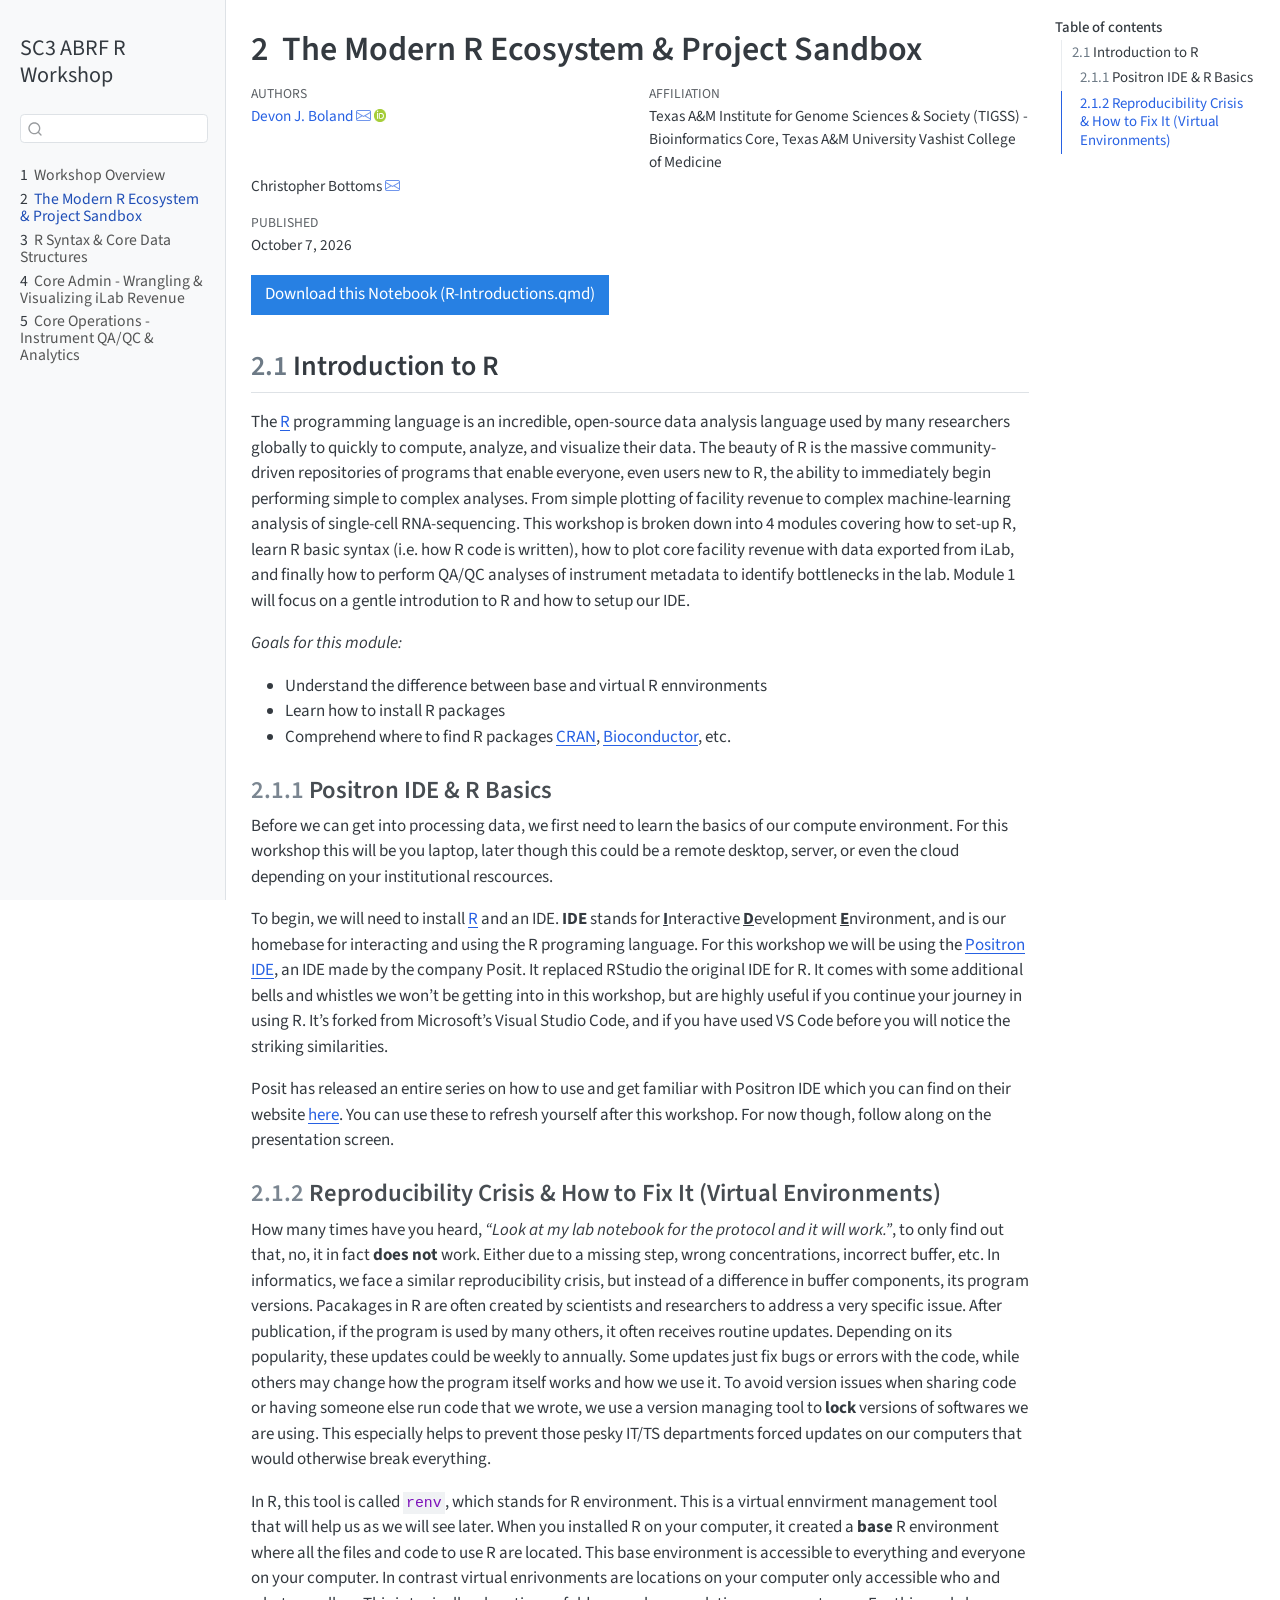
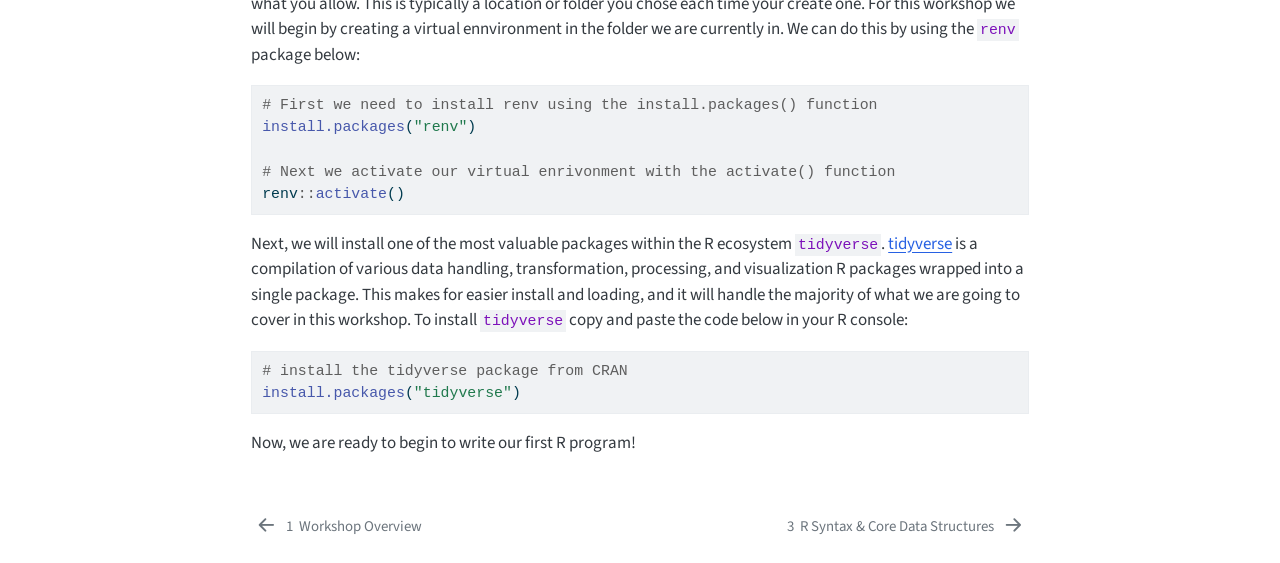
<file: R-Introductions.html>
<!DOCTYPE html>
<html xmlns="http://www.w3.org/1999/xhtml" lang="en" xml:lang="en"><head>

<meta charset="utf-8">
<meta name="generator" content="quarto-1.10.18">

<meta name="viewport" content="width=device-width, initial-scale=1.0, user-scalable=yes">

<meta name="author" content="Devon J. Boland">
<meta name="author" content="Christopher Bottoms">
<meta name="dcterms.date" content="2026-10-07">

<title>2&nbsp; The Modern R Ecosystem &amp; Project Sandbox – SC3 ABRF R Workshop</title>
<style>
/* Default styles provided by pandoc.
** See https://pandoc.org/MANUAL.html#variables-for-html for config info.
*/
span.smallcaps{font-variant: small-caps;}
div.columns{display: flex; gap: 1.5em;}
div.column{flex: auto;}
@media screen {
div.columns{gap: min(4vw, 1.5em);}
div.column{overflow-x: auto;}
}
div.hanging-indent{margin-left: 1.5em; text-indent: -1.5em;}
ul.task-list{list-style: none;}
ul.task-list li input[type="checkbox"] {
  width: 0.8em;
  margin: 0 0.8em 0.2em -1em; /* quarto-specific, see https://github.com/quarto-dev/quarto-cli/issues/4556 */ 
  vertical-align: middle;
}
/* CSS for syntax highlighting */
html { -webkit-text-size-adjust: 100%; }
pre > code.sourceCode { white-space: pre; position: relative; }
pre > code.sourceCode > span { display: inline-block; line-height: 1.25; }
pre > code.sourceCode > span:empty { height: 1.2em; }
.sourceCode { overflow: visible; }
code.sourceCode > span { color: inherit; text-decoration: inherit; }
div.sourceCode { margin: 1em 0; }
pre.sourceCode { margin: 0; }
@media screen {
div.sourceCode { overflow: auto; }
}
@media print {
pre > code.sourceCode { white-space: pre-wrap; }
pre > code.sourceCode > span { text-indent: -5em; padding-left: 5em; }
}
pre.numberSource code
  { counter-reset: source-line 0; }
pre.numberSource code > span
  { position: relative; left: -4em; counter-increment: source-line; }
pre.numberSource code > span > a:first-child::before
  { content: counter(source-line);
    position: relative; left: -1em; text-align: right; vertical-align: baseline;
    border: none; display: inline-block;
    -webkit-touch-callout: none; -webkit-user-select: none;
    -khtml-user-select: none; -moz-user-select: none;
    -ms-user-select: none; user-select: none;
    padding: 0 4px; width: 4em;
  }
pre.numberSource { margin-left: 3em;  padding-left: 4px; }
div.sourceCode
  {   }
@media screen {
pre > code.sourceCode > span > a:first-child::before { text-decoration: underline; }
}
</style>


<script src="site_libs/quarto-nav/quarto-nav.js"></script>
<script src="site_libs/quarto-nav/headroom.min.js"></script>
<script src="site_libs/clipboard/clipboard.min.js"></script>
<script src="site_libs/quarto-search/autocomplete.umd.js"></script>
<script src="site_libs/quarto-search/fuse.min.js"></script>
<script src="site_libs/quarto-search/quarto-search.js"></script>
<meta name="quarto:offset" content="./">
<link href="./R-coding.html" rel="next">
<link href="./index.html" rel="prev">
<script src="site_libs/quarto-html/quarto.js" type="module"></script>
<script src="site_libs/quarto-html/tabsets/tabsets.js" type="module"></script>
<script src="site_libs/quarto-html/popper.min.js"></script>
<script src="site_libs/quarto-html/tippy.umd.min.js"></script>
<script src="site_libs/quarto-html/anchor.min.js"></script>
<link href="site_libs/quarto-html/tippy.css" rel="stylesheet">
<link href="site_libs/quarto-html/quarto-syntax-highlighting-64a204ab8560d761af7679ceaba22944.css" rel="stylesheet" id="quarto-text-highlighting-styles">
<script src="site_libs/bootstrap/bootstrap.min.js"></script>
<link href="site_libs/bootstrap/bootstrap-icons.css" rel="stylesheet">
<link href="site_libs/bootstrap/bootstrap-bf8541b1296accc9344c8d492b94c564.min.css" rel="stylesheet" append-hash="true" id="quarto-bootstrap" data-mode="light">
<script id="quarto-search-options" type="application/json">{
  "location": "sidebar",
  "copy-button": false,
  "collapse-after": 3,
  "panel-placement": "start",
  "type": "textbox",
  "limit": 50,
  "keyboard-shortcut": [
    "f",
    "/",
    "s"
  ],
  "show-item-context": false,
  "language": {
    "search-no-results-text": "No results",
    "search-matching-documents-text": "matching documents",
    "search-copy-link-title": "Copy link to search",
    "search-hide-matches-text": "Hide additional matches",
    "search-more-match-text": "more match in this document",
    "search-more-matches-text": "more matches in this document",
    "search-clear-button-title": "Clear",
    "search-text-placeholder": "",
    "search-detached-cancel-button-title": "Cancel",
    "search-submit-button-title": "Submit",
    "search-label": "Search"
  }
}</script>


</head>

<body class="nav-sidebar docked quarto-light">

<div id="quarto-search-results"></div>
  <header id="quarto-header" class="headroom fixed-top">
  <nav class="quarto-secondary-nav">
    <div class="container-fluid d-flex">
      <button type="button" class="quarto-btn-toggle btn" data-bs-toggle="collapse" role="button" data-bs-target=".quarto-sidebar-collapse-item" aria-controls="quarto-sidebar" aria-expanded="false" aria-label="Toggle sidebar navigation" onclick="if (window.quartoToggleHeadroom) { window.quartoToggleHeadroom(); }">
        <i class="bi bi-layout-text-sidebar-reverse"></i>
      </button>
        <nav class="quarto-page-breadcrumbs" aria-label="breadcrumb"><ol class="breadcrumb"><li class="breadcrumb-item"><a href="./R-Introductions.html"><span class="chapter-number">2</span>&nbsp; <span class="chapter-title">The Modern R Ecosystem &amp; Project Sandbox</span></a></li></ol></nav>
        <a class="flex-grow-1" role="navigation" data-bs-toggle="collapse" data-bs-target=".quarto-sidebar-collapse-item" aria-controls="quarto-sidebar" aria-expanded="false" aria-label="Toggle sidebar navigation" onclick="if (window.quartoToggleHeadroom) { window.quartoToggleHeadroom(); }">      
        </a>
      <button type="button" class="btn quarto-search-button" aria-label="Search" onclick="window.quartoOpenSearch();">
        <i class="bi bi-search"></i>
      </button>
    </div>
  </nav>
</header>
<!-- content -->
<div id="quarto-content" class="quarto-container page-columns page-rows-contents page-layout-article">
<!-- sidebar -->
  <nav id="quarto-sidebar" class="sidebar collapse collapse-horizontal quarto-sidebar-collapse-item sidebar-navigation docked overflow-auto">
    <div class="pt-lg-2 mt-2 text-left sidebar-header">
    <div class="sidebar-title mb-0 py-0">
      <a href="./">SC3 ABRF R Workshop</a> 
    </div>
      </div>
        <div class="mt-2 flex-shrink-0 align-items-center">
        <div class="sidebar-search">
        <div id="quarto-search" class="" title="Search"></div>
        </div>
        </div>
    <div class="sidebar-menu-container"> 
    <ul class="list-unstyled mt-1">
        <li class="sidebar-item">
  <div class="sidebar-item-container"> 
  <a href="./index.html" class="sidebar-item-text sidebar-link">
 <span class="menu-text"><span class="chapter-number">1</span>&nbsp; <span class="chapter-title">Workshop Overview</span></span></a>
  </div>
</li>
        <li class="sidebar-item">
  <div class="sidebar-item-container"> 
  <a href="./R-Introductions.html" class="sidebar-item-text sidebar-link active">
 <span class="menu-text"><span class="chapter-number">2</span>&nbsp; <span class="chapter-title">The Modern R Ecosystem &amp; Project Sandbox</span></span></a>
  </div>
</li>
        <li class="sidebar-item">
  <div class="sidebar-item-container"> 
  <a href="./R-coding.html" class="sidebar-item-text sidebar-link">
 <span class="menu-text"><span class="chapter-number">3</span>&nbsp; <span class="chapter-title">R Syntax &amp; Core Data Structures</span></span></a>
  </div>
</li>
        <li class="sidebar-item">
  <div class="sidebar-item-container"> 
  <a href="./R-ilab.html" class="sidebar-item-text sidebar-link">
 <span class="menu-text"><span class="chapter-number">4</span>&nbsp; <span class="chapter-title">Core Admin - Wrangling &amp; Visualizing iLab Revenue</span></span></a>
  </div>
</li>
        <li class="sidebar-item">
  <div class="sidebar-item-container"> 
  <a href="./R-instrument.html" class="sidebar-item-text sidebar-link">
 <span class="menu-text"><span class="chapter-number">5</span>&nbsp; <span class="chapter-title">Core Operations - Instrument QA/QC &amp; Analytics</span></span></a>
  </div>
</li>
    </ul>
    </div>
</nav>
<div id="quarto-sidebar-glass" class="quarto-sidebar-collapse-item" data-bs-toggle="collapse" data-bs-target=".quarto-sidebar-collapse-item"></div>
<!-- margin-sidebar -->
    <div id="quarto-margin-sidebar" class="sidebar margin-sidebar">
        <nav id="TOC" role="doc-toc" class="toc-active">
    <h2 id="toc-title">Table of contents</h2>
   
  <ul>
  <li><a href="#introduction-to-r" id="toc-introduction-to-r" class="nav-link active" data-scroll-target="#introduction-to-r"><span class="header-section-number">2.1</span> Introduction to R</a>
  <ul class="collapse">
  <li><a href="#positron-ide-r-basics" id="toc-positron-ide-r-basics" class="nav-link" data-scroll-target="#positron-ide-r-basics"><span class="header-section-number">2.1.1</span> Positron IDE &amp; R Basics</a></li>
  <li><a href="#reproducibility-crisis-how-to-fix-it-virtual-environments" id="toc-reproducibility-crisis-how-to-fix-it-virtual-environments" class="nav-link" data-scroll-target="#reproducibility-crisis-how-to-fix-it-virtual-environments"><span class="header-section-number">2.1.2</span> Reproducibility Crisis &amp; How to Fix It (Virtual Environments)</a></li>
  </ul></li>
  </ul>
</nav>
    </div>
<!-- main -->
<main class="content" id="quarto-document-content">

<header id="title-block-header" class="quarto-title-block default">
<div class="quarto-title">
<h1 class="title"><span class="chapter-number">2</span>&nbsp; <span class="chapter-title">The Modern R Ecosystem &amp; Project Sandbox</span></h1>
</div>


<div class="quarto-title-meta-author">
  <div class="quarto-title-meta-heading">Authors</div>
  <div class="quarto-title-meta-heading">Affiliation</div>
  
    <div class="quarto-title-meta-contents">
    <p class="author"><a href="https://devonjboland.github.io/">Devon J. Boland</a> <a href="mailto:devonjboland@tamu.edu" class="quarto-title-author-email"><i class="bi bi-envelope"></i></a> <a href="https://orcid.org/0000-0001-8903-9718" class="quarto-title-author-orcid" aria-label="ORCID profile for Devon J. Boland"> <img alt="" src="[data-uri]"></a></p>
  </div>
  <div class="quarto-title-meta-contents">
        <p class="affiliation">
            Texas A&amp;M Institute for Genome Sciences &amp; Society (TIGSS) - Bioinformatics Core, Texas A&amp;M University Vashist College of Medicine
          </p>
      </div>
    <div class="quarto-title-meta-contents">
    <p class="author">Christopher Bottoms <a href="mailto:Christopher-Bottoms@omrf.org" class="quarto-title-author-email"><i class="bi bi-envelope"></i></a> </p>
  </div>
  <div class="quarto-title-meta-contents">
      </div>
  </div>

<div class="quarto-title-meta">

      
    <div>
    <div class="quarto-title-meta-heading">Published</div>
    <div class="quarto-title-meta-contents">
      <p class="date">October 7, 2026</p>
    </div>
  </div>
  
    
  </div>
  


</header>


<p><a href="./R-Introductions.html" class="btn btn-primary">Download this Notebook (R-Introductions.qmd)</a></p>
<section id="introduction-to-r" class="level2" data-number="2.1">
<h2 data-number="2.1" class="anchored" data-anchor-id="introduction-to-r"><span class="header-section-number">2.1</span> Introduction to R</h2>
<p>The <a href="https://www.r-project.org/">R</a> programming language is an incredible, open-source data analysis language used by many researchers globally to quickly to compute, analyze, and visualize their data. The beauty of R is the massive community-driven repositories of programs that enable everyone, even users new to R, the ability to immediately begin performing simple to complex analyses. From simple plotting of facility revenue to complex machine-learning analysis of single-cell RNA-sequencing. This workshop is broken down into 4 modules covering how to set-up R, learn R basic syntax (i.e.&nbsp;how R code is written), how to plot core facility revenue with data exported from iLab, and finally how to perform QA/QC analyses of instrument metadata to identify bottlenecks in the lab. Module 1 will focus on a gentle introdution to R and how to setup our IDE.</p>
<p><em>Goals for this module:</em></p>
<ul>
<li>Understand the difference between base and virtual R ennvironments</li>
<li>Learn how to install R packages</li>
<li>Comprehend where to find R packages <a href="https://cloud.r-project.org/">CRAN</a>, <a href="https://www.bioconductor.org/">Bioconductor</a>, etc.</li>
</ul>
<section id="positron-ide-r-basics" class="level3" data-number="2.1.1">
<h3 data-number="2.1.1" class="anchored" data-anchor-id="positron-ide-r-basics"><span class="header-section-number">2.1.1</span> Positron IDE &amp; R Basics</h3>
<p>Before we can get into processing data, we first need to learn the basics of our compute environment. For this workshop this will be you laptop, later though this could be a remote desktop, server, or even the cloud depending on your institutional rescources.</p>
<p>To begin, we will need to install <a href="https://www.r-project.org/">R</a> and an IDE. <strong>IDE</strong> stands for <strong><u>I</u></strong>nteractive <strong><u>D</u></strong>evelopment <strong><u>E</u></strong>nvironment, and is our homebase for interacting and using the R programing language. For this workshop we will be using the <a href="https://positron.posit.co/">Positron IDE</a>, an IDE made by the company Posit. It replaced RStudio the original IDE for R. It comes with some additional bells and whistles we won’t be getting into in this workshop, but are highly useful if you continue your journey in using R. It’s forked from Microsoft’s Visual Studio Code, and if you have used VS Code before you will notice the striking similarities.</p>
<p>Posit has released an entire series on how to use and get familiar with Positron IDE which you can find on their website <a href="https://academy.posit.co/page/all-courses#ways-to-learn_course">here</a>. You can use these to refresh yourself after this workshop. For now though, follow along on the presentation screen.</p>
</section>
<section id="reproducibility-crisis-how-to-fix-it-virtual-environments" class="level3" data-number="2.1.2">
<h3 data-number="2.1.2" class="anchored" data-anchor-id="reproducibility-crisis-how-to-fix-it-virtual-environments"><span class="header-section-number">2.1.2</span> Reproducibility Crisis &amp; How to Fix It (Virtual Environments)</h3>
<p>How many times have you heard, <em>“Look at my lab notebook for the protocol and it will work.”</em>, to only find out that, no, it in fact <strong>does not</strong> work. Either due to a missing step, wrong concentrations, incorrect buffer, etc. In informatics, we face a similar reproducibility crisis, but instead of a difference in buffer components, its program versions. Pacakages in R are often created by scientists and researchers to address a very specific issue. After publication, if the program is used by many others, it often receives routine updates. Depending on its popularity, these updates could be weekly to annually. Some updates just fix bugs or errors with the code, while others may change how the program itself works and how we use it. To avoid version issues when sharing code or having someone else run code that we wrote, we use a version managing tool to <strong>lock</strong> versions of softwares we are using. This especially helps to prevent those pesky IT/TS departments forced updates on our computers that would otherwise break everything.</p>
<p>In R, this tool is called <code>renv</code>, which stands for R environment. This is a virtual ennvirment management tool that will help us as we will see later. When you installed R on your computer, it created a <strong>base</strong> R environment where all the files and code to use R are located. This base environment is accessible to everything and everyone on your computer. In contrast virtual enrivonments are locations on your computer only accessible who and what you allow. This is typically a location or folder you chose each time your create one. For this workshop we will begin by creating a virtual ennvironment in the folder we are currently in. We can do this by using the <code>renv</code> package below:</p>
<div class="code-copy-outer-scaffold"><div class="sourceCode" id="cb1"><pre class="sourceCode r code-with-copy"><code class="sourceCode r"><span id="cb1-1"><a href="#cb1-1" aria-hidden="true" tabindex="-1"></a><span class="co"># First we need to install renv using the install.packages() function</span></span>
<span id="cb1-2"><a href="#cb1-2" aria-hidden="true" tabindex="-1"></a><span class="fu">install.packages</span>(<span class="st">"renv"</span>)</span>
<span id="cb1-3"><a href="#cb1-3" aria-hidden="true" tabindex="-1"></a></span>
<span id="cb1-4"><a href="#cb1-4" aria-hidden="true" tabindex="-1"></a><span class="co"># Next we activate our virtual enrivonment with the activate() function</span></span>
<span id="cb1-5"><a href="#cb1-5" aria-hidden="true" tabindex="-1"></a>renv<span class="sc">::</span><span class="fu">activate</span>()</span></code></pre></div><button title="Copy to Clipboard" class="code-copy-button"><i class="bi"></i></button></div>
<p>Next, we will install one of the most valuable packages within the R ecosystem <code>tidyverse</code>. <a href="https://tidyverse.org/">tidyverse</a> is a compilation of various data handling, transformation, processing, and visualization R packages wrapped into a single package. This makes for easier install and loading, and it will handle the majority of what we are going to cover in this workshop. To install <code>tidyverse</code> copy and paste the code below in your R console:</p>
<div class="code-copy-outer-scaffold"><div class="sourceCode" id="cb2"><pre class="sourceCode r code-with-copy"><code class="sourceCode r"><span id="cb2-1"><a href="#cb2-1" aria-hidden="true" tabindex="-1"></a><span class="co"># install the tidyverse package from CRAN</span></span>
<span id="cb2-2"><a href="#cb2-2" aria-hidden="true" tabindex="-1"></a><span class="fu">install.packages</span>(<span class="st">"tidyverse"</span>)</span></code></pre></div><button title="Copy to Clipboard" class="code-copy-button"><i class="bi"></i></button></div>
<p>Now, we are ready to begin to write our first R program!</p>


</section>
</section>

</main> <!-- /main -->
<script id="quarto-html-after-body" type="application/javascript">
  window.document.addEventListener("DOMContentLoaded", function (event) {
    const icon = "";
    const anchorJS = new window.AnchorJS();
    anchorJS.options = {
      placement: 'right',
      icon: icon
    };
    anchorJS.add('.anchored');
    const isCodeAnnotation = (el) => {
      for (const clz of el.classList) {
        if (clz.startsWith('code-annotation-')) {                     
          return true;
        }
      }
      return false;
    }
    const onCopySuccess = function(e) {
      // button target
      const button = e.trigger;
      // don't keep focus
      button.blur();
      // flash "checked"
      button.classList.add('code-copy-button-checked');
      var currentTitle = button.getAttribute("title");
      button.setAttribute("title", "Copied!");
      let tooltip;
      if (window.bootstrap) {
        button.setAttribute("data-bs-toggle", "tooltip");
        button.setAttribute("data-bs-placement", "left");
        button.setAttribute("data-bs-title", "Copied!");
        tooltip = new bootstrap.Tooltip(button, 
          { trigger: "manual", 
            customClass: "code-copy-button-tooltip",
            offset: [0, -8]});
        tooltip.show();    
      }
      setTimeout(function() {
        if (tooltip) {
          tooltip.hide();
          button.removeAttribute("data-bs-title");
          button.removeAttribute("data-bs-toggle");
          button.removeAttribute("data-bs-placement");
        }
        button.setAttribute("title", currentTitle);
        button.classList.remove('code-copy-button-checked');
      }, 1000);
      // clear code selection
      e.clearSelection();
    }
    const getTextToCopy = function(trigger) {
      const outerScaffold = trigger.parentElement.cloneNode(true);
      const codeEl = outerScaffold.querySelector('code');
      for (const childEl of codeEl.children) {
        if (isCodeAnnotation(childEl)) {
          childEl.remove();
        }
      }
      return codeEl.innerText;
    }
    const clipboard = new window.ClipboardJS('.code-copy-button:not([data-in-quarto-modal])', {
      text: getTextToCopy
    });
    clipboard.on('success', onCopySuccess);
    if (window.document.getElementById('quarto-embedded-source-code-modal')) {
      const clipboardModal = new window.ClipboardJS('.code-copy-button[data-in-quarto-modal]', {
        text: getTextToCopy,
        container: window.document.getElementById('quarto-embedded-source-code-modal')
      });
      clipboardModal.on('success', onCopySuccess);
    }
      var localhostRegex = new RegExp(/^(?:http|https):\/\/localhost\:?[0-9]*\//);
      var mailtoRegex = new RegExp(/^mailto:/);
        var filterRegex = new RegExp('/' + window.location.host + '/');
      var isInternal = (href) => {
          return filterRegex.test(href) || localhostRegex.test(href) || mailtoRegex.test(href);
      }
      // Inspect non-navigation links and adorn them if external
     var links = window.document.querySelectorAll('a[href]:not(.nav-link):not(.navbar-brand):not(.toc-action):not(.sidebar-link):not(.sidebar-item-toggle):not(.pagination-link):not(.no-external):not([aria-hidden]):not(.dropdown-item):not(.quarto-navigation-tool):not(.about-link)');
      for (var i=0; i<links.length; i++) {
        const link = links[i];
        if (!isInternal(link.href)) {
          // undo the damage that might have been done by quarto-nav.js in the case of
          // links that we want to consider external
          if (link.dataset.originalHref !== undefined) {
            link.href = link.dataset.originalHref;
          }
        }
      }
    function tippyHover(el, contentFn, onTriggerFn, onUntriggerFn) {
      const config = {
        allowHTML: true,
        maxWidth: 500,
        delay: 100,
        arrow: false,
        appendTo: function(el) {
            return el.parentElement;
        },
        interactive: true,
        interactiveBorder: 10,
        theme: 'quarto',
        placement: 'bottom-start',
      };
      if (contentFn) {
        config.content = contentFn;
      }
      if (onTriggerFn) {
        config.onTrigger = onTriggerFn;
      }
      if (onUntriggerFn) {
        config.onUntrigger = onUntriggerFn;
      }
      window.tippy(el, config); 
    }
    const noterefs = window.document.querySelectorAll('a[role="doc-noteref"]');
    for (var i=0; i<noterefs.length; i++) {
      const ref = noterefs[i];
      tippyHover(ref, function() {
        // use id or data attribute instead here
        let href = ref.getAttribute('data-footnote-href') || ref.getAttribute('href');
        try { href = new URL(href).hash; } catch {}
        const id = href.replace(/^#\/?/, "");
        const note = window.document.getElementById(id);
        if (note) {
          return note.innerHTML;
        } else {
          return "";
        }
      });
    }
    const xrefs = window.document.querySelectorAll('a.quarto-xref');
    const processXRef = (id, note) => {
      // Strip column container classes
      const stripColumnClz = (el) => {
        el.classList.remove("page-full", "page-columns");
        if (el.children) {
          for (const child of el.children) {
            stripColumnClz(child);
          }
        }
      }
      stripColumnClz(note)
      if (id === null || id.startsWith('sec-')) {
        // Special case sections, only their first couple elements
        const container = document.createElement("div");
        if (note.children && note.children.length > 2) {
          container.appendChild(note.children[0].cloneNode(true));
          for (let i = 1; i < note.children.length; i++) {
            const child = note.children[i];
            if (child.tagName === "P" && child.innerText === "") {
              continue;
            } else {
              container.appendChild(child.cloneNode(true));
              break;
            }
          }
          if (window.Quarto?.typesetMath) {
            window.Quarto.typesetMath(container);
          }
          return container.innerHTML
        } else {
          if (window.Quarto?.typesetMath) {
            window.Quarto.typesetMath(note);
          }
          return note.innerHTML;
        }
      } else {
        // Remove any anchor links if they are present
        const anchorLink = note.querySelector('a.anchorjs-link');
        if (anchorLink) {
          anchorLink.remove();
        }
        if (window.Quarto?.typesetMath) {
          window.Quarto.typesetMath(note);
        }
        if (note.classList.contains("callout")) {
          return note.outerHTML;
        } else {
          return note.innerHTML;
        }
      }
    }
    for (var i=0; i<xrefs.length; i++) {
      const xref = xrefs[i];
      tippyHover(xref, undefined, function(instance) {
        instance.disable();
        let url = xref.getAttribute('href');
        let hash = undefined; 
        if (url.startsWith('#')) {
          hash = url;
        } else {
          try { hash = new URL(url).hash; } catch {}
        }
        if (hash) {
          const id = hash.replace(/^#\/?/, "");
          const note = window.document.getElementById(id);
          if (note !== null) {
            try {
              const html = processXRef(id, note.cloneNode(true));
              instance.setContent(html);
            } finally {
              instance.enable();
              instance.show();
            }
          } else {
            // See if we can fetch this
            fetch(url.split('#')[0])
            .then(res => res.text())
            .then(html => {
              const parser = new DOMParser();
              const htmlDoc = parser.parseFromString(html, "text/html");
              const note = htmlDoc.getElementById(id);
              if (note !== null) {
                const html = processXRef(id, note);
                instance.setContent(html);
              } 
            }).finally(() => {
              instance.enable();
              instance.show();
            });
          }
        } else {
          // See if we can fetch a full url (with no hash to target)
          // This is a special case and we should probably do some content thinning / targeting
          fetch(url)
          .then(res => res.text())
          .then(html => {
            const parser = new DOMParser();
            const htmlDoc = parser.parseFromString(html, "text/html");
            const note = htmlDoc.querySelector('main.content');
            if (note !== null) {
              // This should only happen for chapter cross references
              // (since there is no id in the URL)
              // remove the first header
              if (note.children.length > 0 && note.children[0].tagName === "HEADER") {
                note.children[0].remove();
              }
              const html = processXRef(null, note);
              instance.setContent(html);
            } 
          }).finally(() => {
            instance.enable();
            instance.show();
          });
        }
      }, function(instance) {
      });
    }
        let selectedAnnoteEl;
        const selectorForAnnotation = ( cell, annotation) => {
          let cellAttr = 'data-code-cell="' + cell + '"';
          let lineAttr = 'data-code-annotation="' +  annotation + '"';
          const selector = 'span[' + cellAttr + '][' + lineAttr + ']';
          return selector;
        }
        const selectCodeLines = (annoteEl) => {
          const doc = window.document;
          const targetCell = annoteEl.getAttribute("data-target-cell");
          const targetAnnotation = annoteEl.getAttribute("data-target-annotation");
          const annoteSpan = window.document.querySelector(selectorForAnnotation(targetCell, targetAnnotation));
          const lines = annoteSpan.getAttribute("data-code-lines").split(",");
          const lineIds = lines.map((line) => {
            return targetCell + "-" + line;
          })
          let top = null;
          let height = null;
          let parent = null;
          if (lineIds.length > 0) {
              //compute the position of the single el (top and bottom and make a div)
              const el = window.document.getElementById(lineIds[0]);
              top = el.offsetTop;
              height = el.offsetHeight;
              parent = el.parentElement.parentElement;
            if (lineIds.length > 1) {
              const lastEl = window.document.getElementById(lineIds[lineIds.length - 1]);
              const bottom = lastEl.offsetTop + lastEl.offsetHeight;
              height = bottom - top;
            }
            if (top !== null && height !== null && parent !== null) {
              // cook up a div (if necessary) and position it 
              let div = window.document.getElementById("code-annotation-line-highlight");
              if (div === null) {
                div = window.document.createElement("div");
                div.setAttribute("id", "code-annotation-line-highlight");
                div.style.position = 'absolute';
                parent.appendChild(div);
              }
              div.style.top = top - 2 + "px";
              div.style.height = height + 4 + "px";
              div.style.left = 0;
              let gutterDiv = window.document.getElementById("code-annotation-line-highlight-gutter");
              if (gutterDiv === null) {
                gutterDiv = window.document.createElement("div");
                gutterDiv.setAttribute("id", "code-annotation-line-highlight-gutter");
                gutterDiv.style.position = 'absolute';
                const codeCell = window.document.getElementById(targetCell);
                const gutter = codeCell.querySelector('.code-annotation-gutter');
                gutter.appendChild(gutterDiv);
              }
              gutterDiv.style.top = top - 2 + "px";
              gutterDiv.style.height = height + 4 + "px";
            }
            selectedAnnoteEl = annoteEl;
          }
        };
        const unselectCodeLines = () => {
          const elementsIds = ["code-annotation-line-highlight", "code-annotation-line-highlight-gutter"];
          elementsIds.forEach((elId) => {
            const div = window.document.getElementById(elId);
            if (div) {
              div.remove();
            }
          });
          selectedAnnoteEl = undefined;
        };
          // Handle positioning of the toggle
      window.addEventListener(
        "resize",
        throttle(() => {
          elRect = undefined;
          if (selectedAnnoteEl) {
            selectCodeLines(selectedAnnoteEl);
          }
        }, 10)
      );
      function throttle(fn, ms) {
      let throttle = false;
      let timer;
        return (...args) => {
          if(!throttle) { // first call gets through
              fn.apply(this, args);
              throttle = true;
          } else { // all the others get throttled
              if(timer) clearTimeout(timer); // cancel #2
              timer = setTimeout(() => {
                fn.apply(this, args);
                timer = throttle = false;
              }, ms);
          }
        };
      }
        // Attach click handler to the DT
        const annoteDls = window.document.querySelectorAll('dt[data-target-cell]');
        for (const annoteDlNode of annoteDls) {
          annoteDlNode.addEventListener('click', (event) => {
            const clickedEl = event.target;
            if (clickedEl !== selectedAnnoteEl) {
              unselectCodeLines();
              const activeEl = window.document.querySelector('dt[data-target-cell].code-annotation-active');
              if (activeEl) {
                activeEl.classList.remove('code-annotation-active');
              }
              selectCodeLines(clickedEl);
              clickedEl.classList.add('code-annotation-active');
            } else {
              // Unselect the line
              unselectCodeLines();
              clickedEl.classList.remove('code-annotation-active');
            }
          });
        }
    const findCites = (el) => {
      const parentEl = el.parentElement;
      if (parentEl) {
        const cites = parentEl.dataset.cites;
        if (cites) {
          return {
            el,
            cites: cites.split(' ')
          };
        } else {
          return findCites(el.parentElement)
        }
      } else {
        return undefined;
      }
    };
    var bibliorefs = window.document.querySelectorAll('a[role="doc-biblioref"]');
    for (var i=0; i<bibliorefs.length; i++) {
      const ref = bibliorefs[i];
      const citeInfo = findCites(ref);
      if (citeInfo) {
        tippyHover(citeInfo.el, function() {
          var popup = window.document.createElement('div');
          citeInfo.cites.forEach(function(cite) {
            var citeDiv = window.document.createElement('div');
            citeDiv.classList.add('hanging-indent');
            citeDiv.classList.add('csl-entry');
            var biblioDiv = window.document.getElementById('ref-' + cite);
            if (biblioDiv) {
              citeDiv.innerHTML = biblioDiv.innerHTML;
            }
            popup.appendChild(citeDiv);
          });
          return popup.innerHTML;
        });
      }
    }
  });
  </script>
<nav class="page-navigation">
  <div class="nav-page nav-page-previous">
      <a href="./index.html" class="pagination-link" aria-label="Workshop Overview">
        <i class="bi bi-arrow-left-short"></i> <span class="nav-page-text"><span class="chapter-number">1</span>&nbsp; <span class="chapter-title">Workshop Overview</span></span>
      </a>          
  </div>
  <div class="nav-page nav-page-next">
      <a href="./R-coding.html" class="pagination-link" aria-label="R Syntax &amp; Core Data Structures">
        <span class="nav-page-text"><span class="chapter-number">3</span>&nbsp; <span class="chapter-title">R Syntax &amp; Core Data Structures</span></span> <i class="bi bi-arrow-right-short"></i>
      </a>
  </div>
</nav>
</div> <!-- /content -->




</body></html>
</file>
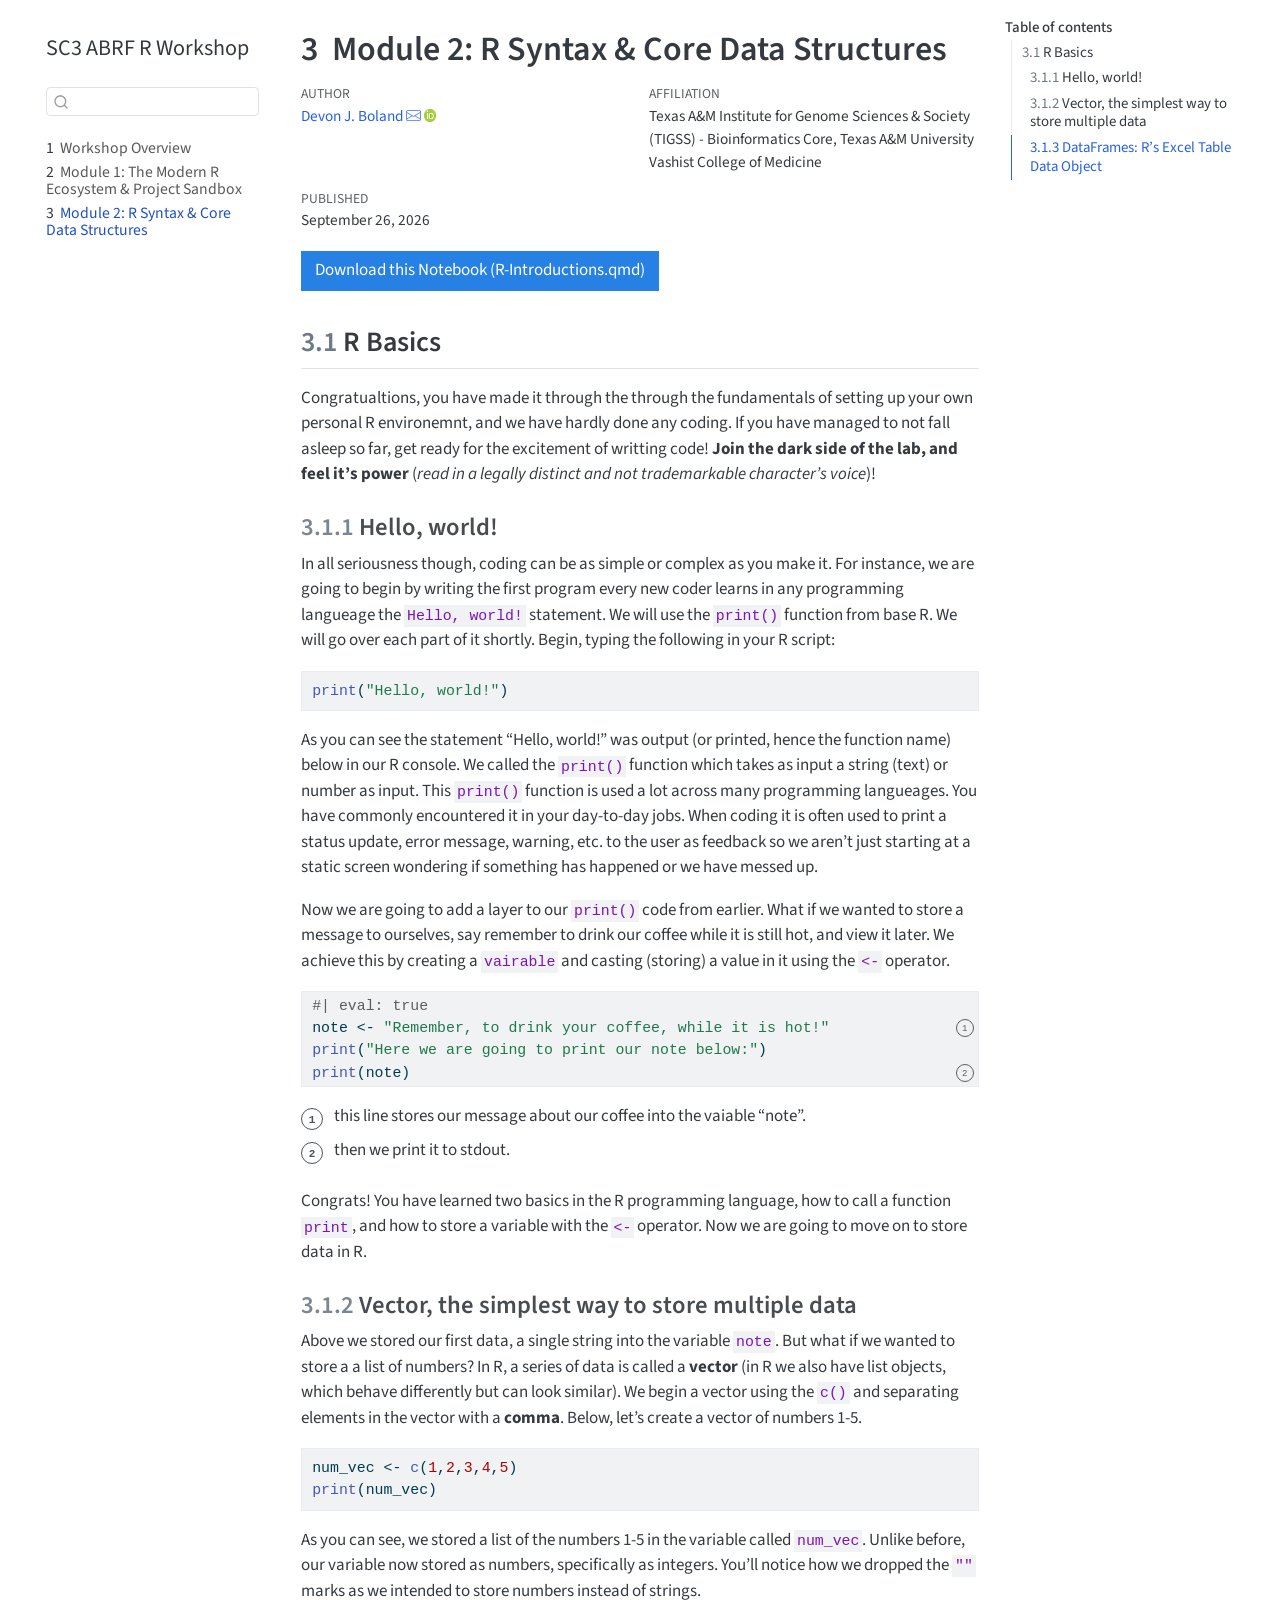
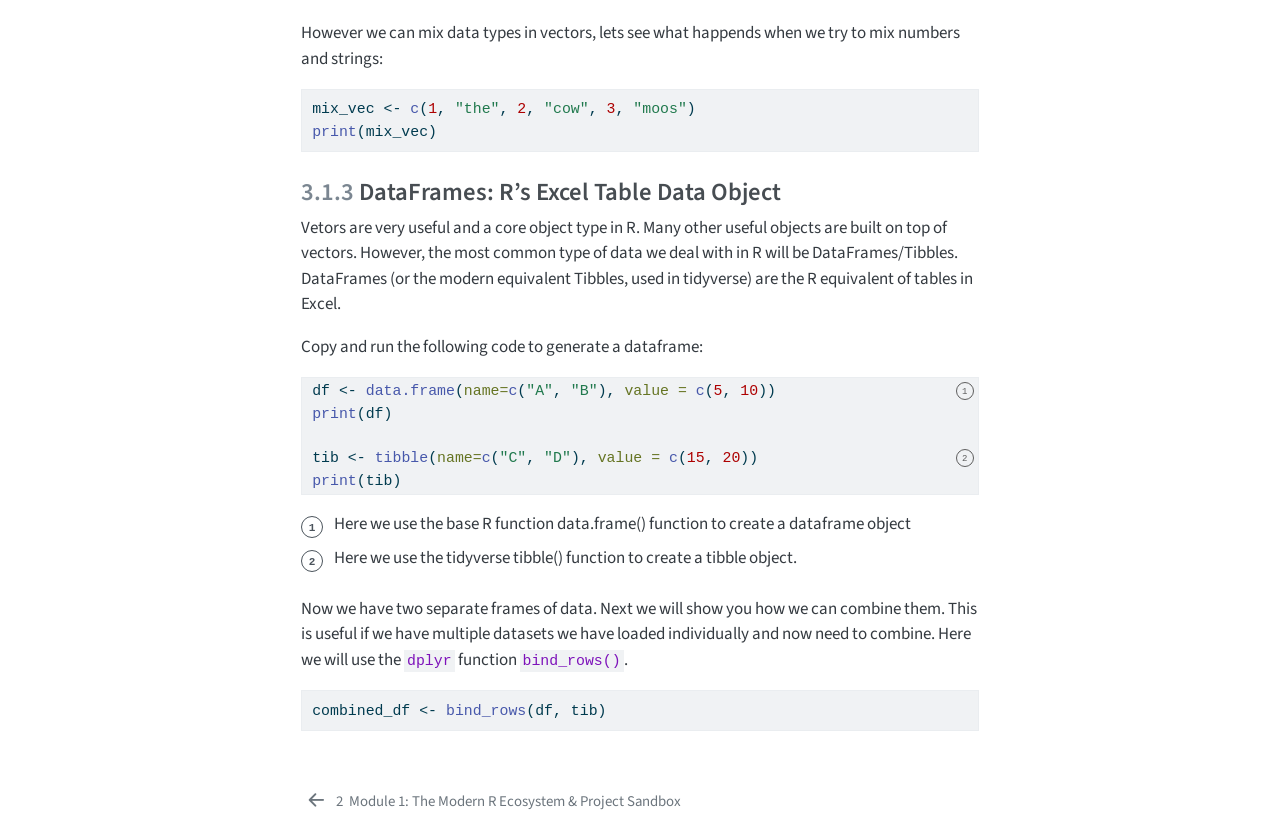
<file: R-Workshop/_book/R-coding.html>
<!DOCTYPE html>
<html xmlns="http://www.w3.org/1999/xhtml" lang="en" xml:lang="en"><head>

<meta charset="utf-8">
<meta name="generator" content="quarto-1.10.18">

<meta name="viewport" content="width=device-width, initial-scale=1.0, user-scalable=yes">

<meta name="author" content="Devon J. Boland">
<meta name="dcterms.date" content="2026-09-26">

<title>3&nbsp; Module 2: R Syntax &amp; Core Data Structures – SC3 ABRF R Workshop</title>
<style>
/* Default styles provided by pandoc.
** See https://pandoc.org/MANUAL.html#variables-for-html for config info.
*/
span.smallcaps{font-variant: small-caps;}
div.columns{display: flex; gap: 1.5em;}
div.column{flex: auto;}
@media screen {
div.columns{gap: min(4vw, 1.5em);}
div.column{overflow-x: auto;}
}
div.hanging-indent{margin-left: 1.5em; text-indent: -1.5em;}
ul.task-list{list-style: none;}
ul.task-list li input[type="checkbox"] {
  width: 0.8em;
  margin: 0 0.8em 0.2em -1em; /* quarto-specific, see https://github.com/quarto-dev/quarto-cli/issues/4556 */ 
  vertical-align: middle;
}
/* CSS for syntax highlighting */
html { -webkit-text-size-adjust: 100%; }
pre > code.sourceCode { white-space: pre; position: relative; }
pre > code.sourceCode > span { display: inline-block; line-height: 1.25; }
pre > code.sourceCode > span:empty { height: 1.2em; }
.sourceCode { overflow: visible; }
code.sourceCode > span { color: inherit; text-decoration: inherit; }
div.sourceCode { margin: 1em 0; }
pre.sourceCode { margin: 0; }
@media screen {
div.sourceCode { overflow: auto; }
}
@media print {
pre > code.sourceCode { white-space: pre-wrap; }
pre > code.sourceCode > span { text-indent: -5em; padding-left: 5em; }
}
pre.numberSource code
  { counter-reset: source-line 0; }
pre.numberSource code > span
  { position: relative; left: -4em; counter-increment: source-line; }
pre.numberSource code > span > a:first-child::before
  { content: counter(source-line);
    position: relative; left: -1em; text-align: right; vertical-align: baseline;
    border: none; display: inline-block;
    -webkit-touch-callout: none; -webkit-user-select: none;
    -khtml-user-select: none; -moz-user-select: none;
    -ms-user-select: none; user-select: none;
    padding: 0 4px; width: 4em;
  }
pre.numberSource { margin-left: 3em;  padding-left: 4px; }
div.sourceCode
  {   }
@media screen {
pre > code.sourceCode > span > a:first-child::before { text-decoration: underline; }
}
</style>


<script src="site_libs/quarto-nav/quarto-nav.js"></script>
<script src="site_libs/quarto-nav/headroom.min.js"></script>
<script src="site_libs/clipboard/clipboard.min.js"></script>
<script src="site_libs/quarto-search/autocomplete.umd.js"></script>
<script src="site_libs/quarto-search/fuse.min.js"></script>
<script src="site_libs/quarto-search/quarto-search.js"></script>
<meta name="quarto:offset" content="./">
<link href="./R-Introductions.html" rel="prev">
<script src="site_libs/quarto-html/quarto.js" type="module"></script>
<script src="site_libs/quarto-html/tabsets/tabsets.js" type="module"></script>
<script src="site_libs/quarto-html/popper.min.js"></script>
<script src="site_libs/quarto-html/tippy.umd.min.js"></script>
<script src="site_libs/quarto-html/anchor.min.js"></script>
<link href="site_libs/quarto-html/tippy.css" rel="stylesheet">
<link href="site_libs/quarto-html/quarto-syntax-highlighting-64a204ab8560d761af7679ceaba22944.css" rel="stylesheet" id="quarto-text-highlighting-styles">
<script src="site_libs/bootstrap/bootstrap.min.js"></script>
<link href="site_libs/bootstrap/bootstrap-icons.css" rel="stylesheet">
<link href="site_libs/bootstrap/bootstrap-d2c8c846aab2e24c46a56f25df8c959b.min.css" rel="stylesheet" append-hash="true" id="quarto-bootstrap" data-mode="light">
<script id="quarto-search-options" type="application/json">{
  "location": "sidebar",
  "copy-button": false,
  "collapse-after": 3,
  "panel-placement": "start",
  "type": "textbox",
  "limit": 50,
  "keyboard-shortcut": [
    "f",
    "/",
    "s"
  ],
  "show-item-context": false,
  "language": {
    "search-no-results-text": "No results",
    "search-matching-documents-text": "matching documents",
    "search-copy-link-title": "Copy link to search",
    "search-hide-matches-text": "Hide additional matches",
    "search-more-match-text": "more match in this document",
    "search-more-matches-text": "more matches in this document",
    "search-clear-button-title": "Clear",
    "search-text-placeholder": "",
    "search-detached-cancel-button-title": "Cancel",
    "search-submit-button-title": "Submit",
    "search-label": "Search"
  }
}</script>


</head>

<body class="nav-sidebar floating quarto-light">

<div id="quarto-search-results"></div>
  <header id="quarto-header" class="headroom fixed-top">
  <nav class="quarto-secondary-nav">
    <div class="container-fluid d-flex">
      <button type="button" class="quarto-btn-toggle btn" data-bs-toggle="collapse" role="button" data-bs-target=".quarto-sidebar-collapse-item" aria-controls="quarto-sidebar" aria-expanded="false" aria-label="Toggle sidebar navigation" onclick="if (window.quartoToggleHeadroom) { window.quartoToggleHeadroom(); }">
        <i class="bi bi-layout-text-sidebar-reverse"></i>
      </button>
        <nav class="quarto-page-breadcrumbs" aria-label="breadcrumb"><ol class="breadcrumb"><li class="breadcrumb-item"><a href="./R-coding.html"><span class="chapter-number">3</span>&nbsp; <span class="chapter-title">Module 2: R Syntax &amp; Core Data Structures</span></a></li></ol></nav>
        <a class="flex-grow-1" role="navigation" data-bs-toggle="collapse" data-bs-target=".quarto-sidebar-collapse-item" aria-controls="quarto-sidebar" aria-expanded="false" aria-label="Toggle sidebar navigation" onclick="if (window.quartoToggleHeadroom) { window.quartoToggleHeadroom(); }">      
        </a>
      <button type="button" class="btn quarto-search-button" aria-label="Search" onclick="window.quartoOpenSearch();">
        <i class="bi bi-search"></i>
      </button>
    </div>
  </nav>
</header>
<!-- content -->
<div id="quarto-content" class="quarto-container page-columns page-rows-contents page-layout-article">
<!-- sidebar -->
  <nav id="quarto-sidebar" class="sidebar collapse collapse-horizontal quarto-sidebar-collapse-item sidebar-navigation floating overflow-auto">
    <div class="pt-lg-2 mt-2 text-left sidebar-header">
    <div class="sidebar-title mb-0 py-0">
      <a href="./">SC3 ABRF R Workshop</a> 
    </div>
      </div>
        <div class="mt-2 flex-shrink-0 align-items-center">
        <div class="sidebar-search">
        <div id="quarto-search" class="" title="Search"></div>
        </div>
        </div>
    <div class="sidebar-menu-container"> 
    <ul class="list-unstyled mt-1">
        <li class="sidebar-item">
  <div class="sidebar-item-container"> 
  <a href="./index.html" class="sidebar-item-text sidebar-link">
 <span class="menu-text"><span class="chapter-number">1</span>&nbsp; <span class="chapter-title">Workshop Overview</span></span></a>
  </div>
</li>
        <li class="sidebar-item">
  <div class="sidebar-item-container"> 
  <a href="./R-Introductions.html" class="sidebar-item-text sidebar-link">
 <span class="menu-text"><span class="chapter-number">2</span>&nbsp; <span class="chapter-title">Module 1: The Modern R Ecosystem &amp; Project Sandbox</span></span></a>
  </div>
</li>
        <li class="sidebar-item">
  <div class="sidebar-item-container"> 
  <a href="./R-coding.html" class="sidebar-item-text sidebar-link active">
 <span class="menu-text"><span class="chapter-number">3</span>&nbsp; <span class="chapter-title">Module 2: R Syntax &amp; Core Data Structures</span></span></a>
  </div>
</li>
    </ul>
    </div>
</nav>
<div id="quarto-sidebar-glass" class="quarto-sidebar-collapse-item" data-bs-toggle="collapse" data-bs-target=".quarto-sidebar-collapse-item"></div>
<!-- margin-sidebar -->
    <div id="quarto-margin-sidebar" class="sidebar margin-sidebar">
        <nav id="TOC" role="doc-toc" class="toc-active">
    <h2 id="toc-title">Table of contents</h2>
   
  <ul>
  <li><a href="#r-basics" id="toc-r-basics" class="nav-link active" data-scroll-target="#r-basics"><span class="header-section-number">3.1</span> R Basics</a>
  <ul class="collapse">
  <li><a href="#hello-world" id="toc-hello-world" class="nav-link" data-scroll-target="#hello-world"><span class="header-section-number">3.1.1</span> Hello, world!</a></li>
  <li><a href="#vector-the-simplest-way-to-store-multiple-data" id="toc-vector-the-simplest-way-to-store-multiple-data" class="nav-link" data-scroll-target="#vector-the-simplest-way-to-store-multiple-data"><span class="header-section-number">3.1.2</span> Vector, the simplest way to store multiple data</a></li>
  <li><a href="#dataframes-rs-excel-table-data-object" id="toc-dataframes-rs-excel-table-data-object" class="nav-link" data-scroll-target="#dataframes-rs-excel-table-data-object"><span class="header-section-number">3.1.3</span> DataFrames: R’s Excel Table Data Object</a></li>
  </ul></li>
  </ul>
</nav>
    </div>
<!-- main -->
<main class="content" id="quarto-document-content">

<header id="title-block-header" class="quarto-title-block default">
<div class="quarto-title">
<h1 class="title"><span class="chapter-number">3</span>&nbsp; <span class="chapter-title">Module 2: R Syntax &amp; Core Data Structures</span></h1>
</div>


<div class="quarto-title-meta-author">
  <div class="quarto-title-meta-heading">Author</div>
  <div class="quarto-title-meta-heading">Affiliation</div>
  
    <div class="quarto-title-meta-contents">
    <p class="author"><a href="https://devonjboland.github.io/">Devon J. Boland</a> <a href="mailto:devonjboland@tamu.edu" class="quarto-title-author-email"><i class="bi bi-envelope"></i></a> <a href="https://orcid.org/0000-0001-8903-9718" class="quarto-title-author-orcid" aria-label="ORCID profile for Devon J. Boland"> <img alt="" src="[data-uri]"></a></p>
  </div>
  <div class="quarto-title-meta-contents">
        <p class="affiliation">
            Texas A&amp;M Institute for Genome Sciences &amp; Society (TIGSS) - Bioinformatics Core, Texas A&amp;M University Vashist College of Medicine
          </p>
      </div>
  </div>

<div class="quarto-title-meta">

      
    <div>
    <div class="quarto-title-meta-heading">Published</div>
    <div class="quarto-title-meta-contents">
      <p class="date">September 26, 2026</p>
    </div>
  </div>
  
    
  </div>
  


</header>


<p><a href="./R-coding.html" class="btn btn-primary">Download this Notebook (R-Introductions.qmd)</a></p>
<section id="r-basics" class="level2" data-number="3.1">
<h2 data-number="3.1" class="anchored" data-anchor-id="r-basics"><span class="header-section-number">3.1</span> R Basics</h2>
<p>Congratualtions, you have made it through the through the fundamentals of setting up your own personal R environemnt, and we have hardly done any coding. If you have managed to not fall asleep so far, get ready for the excitement of writting code! <strong>Join the dark side of the lab, and feel it’s power</strong> (<em>read in a legally distinct and not trademarkable character’s voice</em>)!</p>
<section id="hello-world" class="level3" data-number="3.1.1">
<h3 data-number="3.1.1" class="anchored" data-anchor-id="hello-world"><span class="header-section-number">3.1.1</span> Hello, world!</h3>
<p>In all seriousness though, coding can be as simple or complex as you make it. For instance, we are going to begin by writing the first program every new coder learns in any programming langueage the <code>Hello, world!</code> statement. We will use the <code>print()</code> function from base R. We will go over each part of it shortly. Begin, typing the following in your R script:</p>
<div class="code-copy-outer-scaffold"><div class="sourceCode" id="cb1"><pre class="sourceCode r code-with-copy"><code class="sourceCode r"><span id="cb1-1"><a href="#cb1-1" aria-hidden="true" tabindex="-1"></a><span class="fu">print</span>(<span class="st">"Hello, world!"</span>)</span></code></pre></div><button title="Copy to Clipboard" class="code-copy-button"><i class="bi"></i></button></div>
<p>As you can see the statement “Hello, world!” was output (or printed, hence the function name) below in our R console. We called the <code>print()</code> function which takes as input a string (text) or number as input. This <code>print()</code> function is used a lot across many programming langueages. You have commonly encountered it in your day-to-day jobs. When coding it is often used to print a status update, error message, warning, etc. to the user as feedback so we aren’t just starting at a static screen wondering if something has happened or we have messed up.</p>
<p>Now we are going to add a layer to our <code>print()</code> code from earlier. What if we wanted to store a message to ourselves, say remember to drink our coffee while it is still hot, and view it later. We achieve this by creating a <code>vairable</code> and casting (storing) a value in it using the <code>&lt;-</code> operator.</p>
<div class="code-copy-outer-scaffold"><div class="sourceCode" id="annotated-cell-2"><pre class="sourceCode r code-annotation-code code-with-copy code-annotated"><code class="sourceCode r"><span id="annotated-cell-2-1"><a href="#annotated-cell-2-1" aria-hidden="true" tabindex="-1"></a><span class="co">#| eval: true</span></span>
<a class="code-annotation-anchor" data-target-cell="annotated-cell-2" data-target-annotation="1" onclick="event.preventDefault();">1</a><span id="annotated-cell-2-2" class="code-annotation-target"><a href="#annotated-cell-2-2" aria-hidden="true" tabindex="-1"></a>note <span class="ot">&lt;-</span> <span class="st">"Remember, to drink your coffee, while it is hot!"</span></span>
<span id="annotated-cell-2-3"><a href="#annotated-cell-2-3" aria-hidden="true" tabindex="-1"></a><span class="fu">print</span>(<span class="st">"Here we are going to print our note below:"</span>)</span>
<a class="code-annotation-anchor" data-target-cell="annotated-cell-2" data-target-annotation="2" onclick="event.preventDefault();">2</a><span id="annotated-cell-2-4" class="code-annotation-target"><a href="#annotated-cell-2-4" aria-hidden="true" tabindex="-1"></a><span class="fu">print</span>(note)</span><div class="code-annotation-gutter-bg"></div><div class="code-annotation-gutter"></div></code></pre></div><button title="Copy to Clipboard" class="code-copy-button"><i class="bi"></i></button></div>
<dl class="code-annotation-container-grid">
<dt data-target-cell="annotated-cell-2" data-target-annotation="1">1</dt>
<dd>
<span data-code-cell="annotated-cell-2" data-code-lines="2" data-code-annotation="1">this line stores our message about our coffee into the vaiable “note”.</span>
</dd>
<dt data-target-cell="annotated-cell-2" data-target-annotation="2">2</dt>
<dd>
<span data-code-cell="annotated-cell-2" data-code-lines="4" data-code-annotation="2">then we print it to stdout.</span>
</dd>
</dl>
<p>Congrats! You have learned two basics in the R programming language, how to call a function <code>print</code>, and how to store a variable with the <code>&lt;-</code> operator. Now we are going to move on to store data in R.</p>
</section>
<section id="vector-the-simplest-way-to-store-multiple-data" class="level3" data-number="3.1.2">
<h3 data-number="3.1.2" class="anchored" data-anchor-id="vector-the-simplest-way-to-store-multiple-data"><span class="header-section-number">3.1.2</span> Vector, the simplest way to store multiple data</h3>
<p>Above we stored our first data, a single string into the variable <code>note</code>. But what if we wanted to store a a list of numbers? In R, a series of data is called a <strong>vector</strong> (in R we also have list objects, which behave differently but can look similar). We begin a vector using the <code>c()</code> and separating elements in the vector with a <strong>comma</strong>. Below, let’s create a vector of numbers 1-5.</p>
<div class="code-copy-outer-scaffold"><div class="sourceCode" id="cb2"><pre class="sourceCode r code-with-copy"><code class="sourceCode r"><span id="cb2-1"><a href="#cb2-1" aria-hidden="true" tabindex="-1"></a>num_vec <span class="ot">&lt;-</span> <span class="fu">c</span>(<span class="dv">1</span>,<span class="dv">2</span>,<span class="dv">3</span>,<span class="dv">4</span>,<span class="dv">5</span>)</span>
<span id="cb2-2"><a href="#cb2-2" aria-hidden="true" tabindex="-1"></a><span class="fu">print</span>(num_vec)</span></code></pre></div><button title="Copy to Clipboard" class="code-copy-button"><i class="bi"></i></button></div>
<p>As you can see, we stored a list of the numbers 1-5 in the variable called <code>num_vec</code>. Unlike before, our variable now stored as numbers, specifically as integers. You’ll notice how we dropped the <code>""</code> marks as we intended to store numbers instead of strings.</p>
<p>However we can mix data types in vectors, lets see what happends when we try to mix numbers and strings:</p>
<div class="code-copy-outer-scaffold"><div class="sourceCode" id="cb3"><pre class="sourceCode r code-with-copy"><code class="sourceCode r"><span id="cb3-1"><a href="#cb3-1" aria-hidden="true" tabindex="-1"></a>mix_vec <span class="ot">&lt;-</span> <span class="fu">c</span>(<span class="dv">1</span>, <span class="st">"the"</span>, <span class="dv">2</span>, <span class="st">"cow"</span>, <span class="dv">3</span>, <span class="st">"moos"</span>)</span>
<span id="cb3-2"><a href="#cb3-2" aria-hidden="true" tabindex="-1"></a><span class="fu">print</span>(mix_vec)</span></code></pre></div><button title="Copy to Clipboard" class="code-copy-button"><i class="bi"></i></button></div>
</section>
<section id="dataframes-rs-excel-table-data-object" class="level3" data-number="3.1.3">
<h3 data-number="3.1.3" class="anchored" data-anchor-id="dataframes-rs-excel-table-data-object"><span class="header-section-number">3.1.3</span> DataFrames: R’s Excel Table Data Object</h3>
<p>Vetors are very useful and a core object type in R. Many other useful objects are built on top of vectors. However, the most common type of data we deal with in R will be DataFrames/Tibbles. DataFrames (or the modern equivalent Tibbles, used in tidyverse) are the R equivalent of tables in Excel.</p>
<p>Copy and run the following code to generate a dataframe:</p>
<div class="code-copy-outer-scaffold"><div class="sourceCode" id="annotated-cell-5"><pre class="sourceCode r code-annotation-code code-with-copy code-annotated"><code class="sourceCode r"><a class="code-annotation-anchor" data-target-cell="annotated-cell-5" data-target-annotation="1" onclick="event.preventDefault();">1</a><span id="annotated-cell-5-1" class="code-annotation-target"><a href="#annotated-cell-5-1" aria-hidden="true" tabindex="-1"></a>df <span class="ot">&lt;-</span> <span class="fu">data.frame</span>(<span class="at">name=</span><span class="fu">c</span>(<span class="st">"A"</span>, <span class="st">"B"</span>), <span class="at">value =</span> <span class="fu">c</span>(<span class="dv">5</span>, <span class="dv">10</span>))</span>
<span id="annotated-cell-5-2"><a href="#annotated-cell-5-2" aria-hidden="true" tabindex="-1"></a><span class="fu">print</span>(df)</span>
<span id="annotated-cell-5-3"><a href="#annotated-cell-5-3" aria-hidden="true" tabindex="-1"></a></span>
<a class="code-annotation-anchor" data-target-cell="annotated-cell-5" data-target-annotation="2" onclick="event.preventDefault();">2</a><span id="annotated-cell-5-4" class="code-annotation-target"><a href="#annotated-cell-5-4" aria-hidden="true" tabindex="-1"></a>tib <span class="ot">&lt;-</span> <span class="fu">tibble</span>(<span class="at">name=</span><span class="fu">c</span>(<span class="st">"C"</span>, <span class="st">"D"</span>), <span class="at">value =</span> <span class="fu">c</span>(<span class="dv">15</span>, <span class="dv">20</span>))</span>
<span id="annotated-cell-5-5"><a href="#annotated-cell-5-5" aria-hidden="true" tabindex="-1"></a><span class="fu">print</span>(tib)</span><div class="code-annotation-gutter-bg"></div><div class="code-annotation-gutter"></div></code></pre></div><button title="Copy to Clipboard" class="code-copy-button"><i class="bi"></i></button></div>
<dl class="code-annotation-container-grid">
<dt data-target-cell="annotated-cell-5" data-target-annotation="1">1</dt>
<dd>
<span data-code-cell="annotated-cell-5" data-code-lines="1" data-code-annotation="1">Here we use the base R function data.frame() function to create a dataframe object</span>
</dd>
<dt data-target-cell="annotated-cell-5" data-target-annotation="2">2</dt>
<dd>
<span data-code-cell="annotated-cell-5" data-code-lines="4" data-code-annotation="2">Here we use the tidyverse tibble() function to create a tibble object.</span>
</dd>
</dl>
<p>Now we have two separate frames of data. Next we will show you how we can combine them. This is useful if we have multiple datasets we have loaded individually and now need to combine. Here we will use the <code>dplyr</code> function <code>bind_rows()</code>.</p>
<div class="code-copy-outer-scaffold"><div class="sourceCode" id="cb4"><pre class="sourceCode r code-with-copy"><code class="sourceCode r"><span id="cb4-1"><a href="#cb4-1" aria-hidden="true" tabindex="-1"></a>combined_df <span class="ot">&lt;-</span> <span class="fu">bind_rows</span>(df, tib)</span></code></pre></div><button title="Copy to Clipboard" class="code-copy-button"><i class="bi"></i></button></div>


</section>
</section>

</main> <!-- /main -->
<script id="quarto-html-after-body" type="application/javascript">
  window.document.addEventListener("DOMContentLoaded", function (event) {
    const icon = "";
    const anchorJS = new window.AnchorJS();
    anchorJS.options = {
      placement: 'right',
      icon: icon
    };
    anchorJS.add('.anchored');
    const isCodeAnnotation = (el) => {
      for (const clz of el.classList) {
        if (clz.startsWith('code-annotation-')) {                     
          return true;
        }
      }
      return false;
    }
    const onCopySuccess = function(e) {
      // button target
      const button = e.trigger;
      // don't keep focus
      button.blur();
      // flash "checked"
      button.classList.add('code-copy-button-checked');
      var currentTitle = button.getAttribute("title");
      button.setAttribute("title", "Copied!");
      let tooltip;
      if (window.bootstrap) {
        button.setAttribute("data-bs-toggle", "tooltip");
        button.setAttribute("data-bs-placement", "left");
        button.setAttribute("data-bs-title", "Copied!");
        tooltip = new bootstrap.Tooltip(button, 
          { trigger: "manual", 
            customClass: "code-copy-button-tooltip",
            offset: [0, -8]});
        tooltip.show();    
      }
      setTimeout(function() {
        if (tooltip) {
          tooltip.hide();
          button.removeAttribute("data-bs-title");
          button.removeAttribute("data-bs-toggle");
          button.removeAttribute("data-bs-placement");
        }
        button.setAttribute("title", currentTitle);
        button.classList.remove('code-copy-button-checked');
      }, 1000);
      // clear code selection
      e.clearSelection();
    }
    const getTextToCopy = function(trigger) {
      const outerScaffold = trigger.parentElement.cloneNode(true);
      const codeEl = outerScaffold.querySelector('code');
      for (const childEl of codeEl.children) {
        if (isCodeAnnotation(childEl)) {
          childEl.remove();
        }
      }
      return codeEl.innerText;
    }
    const clipboard = new window.ClipboardJS('.code-copy-button:not([data-in-quarto-modal])', {
      text: getTextToCopy
    });
    clipboard.on('success', onCopySuccess);
    if (window.document.getElementById('quarto-embedded-source-code-modal')) {
      const clipboardModal = new window.ClipboardJS('.code-copy-button[data-in-quarto-modal]', {
        text: getTextToCopy,
        container: window.document.getElementById('quarto-embedded-source-code-modal')
      });
      clipboardModal.on('success', onCopySuccess);
    }
      var localhostRegex = new RegExp(/^(?:http|https):\/\/localhost\:?[0-9]*\//);
      var mailtoRegex = new RegExp(/^mailto:/);
        var filterRegex = new RegExp('/' + window.location.host + '/');
      var isInternal = (href) => {
          return filterRegex.test(href) || localhostRegex.test(href) || mailtoRegex.test(href);
      }
      // Inspect non-navigation links and adorn them if external
     var links = window.document.querySelectorAll('a[href]:not(.nav-link):not(.navbar-brand):not(.toc-action):not(.sidebar-link):not(.sidebar-item-toggle):not(.pagination-link):not(.no-external):not([aria-hidden]):not(.dropdown-item):not(.quarto-navigation-tool):not(.about-link)');
      for (var i=0; i<links.length; i++) {
        const link = links[i];
        if (!isInternal(link.href)) {
          // undo the damage that might have been done by quarto-nav.js in the case of
          // links that we want to consider external
          if (link.dataset.originalHref !== undefined) {
            link.href = link.dataset.originalHref;
          }
        }
      }
    function tippyHover(el, contentFn, onTriggerFn, onUntriggerFn) {
      const config = {
        allowHTML: true,
        maxWidth: 500,
        delay: 100,
        arrow: false,
        appendTo: function(el) {
            return el.parentElement;
        },
        interactive: true,
        interactiveBorder: 10,
        theme: 'quarto',
        placement: 'bottom-start',
      };
      if (contentFn) {
        config.content = contentFn;
      }
      if (onTriggerFn) {
        config.onTrigger = onTriggerFn;
      }
      if (onUntriggerFn) {
        config.onUntrigger = onUntriggerFn;
      }
      window.tippy(el, config); 
    }
    const noterefs = window.document.querySelectorAll('a[role="doc-noteref"]');
    for (var i=0; i<noterefs.length; i++) {
      const ref = noterefs[i];
      tippyHover(ref, function() {
        // use id or data attribute instead here
        let href = ref.getAttribute('data-footnote-href') || ref.getAttribute('href');
        try { href = new URL(href).hash; } catch {}
        const id = href.replace(/^#\/?/, "");
        const note = window.document.getElementById(id);
        if (note) {
          return note.innerHTML;
        } else {
          return "";
        }
      });
    }
    const xrefs = window.document.querySelectorAll('a.quarto-xref');
    const processXRef = (id, note) => {
      // Strip column container classes
      const stripColumnClz = (el) => {
        el.classList.remove("page-full", "page-columns");
        if (el.children) {
          for (const child of el.children) {
            stripColumnClz(child);
          }
        }
      }
      stripColumnClz(note)
      if (id === null || id.startsWith('sec-')) {
        // Special case sections, only their first couple elements
        const container = document.createElement("div");
        if (note.children && note.children.length > 2) {
          container.appendChild(note.children[0].cloneNode(true));
          for (let i = 1; i < note.children.length; i++) {
            const child = note.children[i];
            if (child.tagName === "P" && child.innerText === "") {
              continue;
            } else {
              container.appendChild(child.cloneNode(true));
              break;
            }
          }
          if (window.Quarto?.typesetMath) {
            window.Quarto.typesetMath(container);
          }
          return container.innerHTML
        } else {
          if (window.Quarto?.typesetMath) {
            window.Quarto.typesetMath(note);
          }
          return note.innerHTML;
        }
      } else {
        // Remove any anchor links if they are present
        const anchorLink = note.querySelector('a.anchorjs-link');
        if (anchorLink) {
          anchorLink.remove();
        }
        if (window.Quarto?.typesetMath) {
          window.Quarto.typesetMath(note);
        }
        if (note.classList.contains("callout")) {
          return note.outerHTML;
        } else {
          return note.innerHTML;
        }
      }
    }
    for (var i=0; i<xrefs.length; i++) {
      const xref = xrefs[i];
      tippyHover(xref, undefined, function(instance) {
        instance.disable();
        let url = xref.getAttribute('href');
        let hash = undefined; 
        if (url.startsWith('#')) {
          hash = url;
        } else {
          try { hash = new URL(url).hash; } catch {}
        }
        if (hash) {
          const id = hash.replace(/^#\/?/, "");
          const note = window.document.getElementById(id);
          if (note !== null) {
            try {
              const html = processXRef(id, note.cloneNode(true));
              instance.setContent(html);
            } finally {
              instance.enable();
              instance.show();
            }
          } else {
            // See if we can fetch this
            fetch(url.split('#')[0])
            .then(res => res.text())
            .then(html => {
              const parser = new DOMParser();
              const htmlDoc = parser.parseFromString(html, "text/html");
              const note = htmlDoc.getElementById(id);
              if (note !== null) {
                const html = processXRef(id, note);
                instance.setContent(html);
              } 
            }).finally(() => {
              instance.enable();
              instance.show();
            });
          }
        } else {
          // See if we can fetch a full url (with no hash to target)
          // This is a special case and we should probably do some content thinning / targeting
          fetch(url)
          .then(res => res.text())
          .then(html => {
            const parser = new DOMParser();
            const htmlDoc = parser.parseFromString(html, "text/html");
            const note = htmlDoc.querySelector('main.content');
            if (note !== null) {
              // This should only happen for chapter cross references
              // (since there is no id in the URL)
              // remove the first header
              if (note.children.length > 0 && note.children[0].tagName === "HEADER") {
                note.children[0].remove();
              }
              const html = processXRef(null, note);
              instance.setContent(html);
            } 
          }).finally(() => {
            instance.enable();
            instance.show();
          });
        }
      }, function(instance) {
      });
    }
        let selectedAnnoteEl;
        const selectorForAnnotation = ( cell, annotation) => {
          let cellAttr = 'data-code-cell="' + cell + '"';
          let lineAttr = 'data-code-annotation="' +  annotation + '"';
          const selector = 'span[' + cellAttr + '][' + lineAttr + ']';
          return selector;
        }
        const selectCodeLines = (annoteEl) => {
          const doc = window.document;
          const targetCell = annoteEl.getAttribute("data-target-cell");
          const targetAnnotation = annoteEl.getAttribute("data-target-annotation");
          const annoteSpan = window.document.querySelector(selectorForAnnotation(targetCell, targetAnnotation));
          const lines = annoteSpan.getAttribute("data-code-lines").split(",");
          const lineIds = lines.map((line) => {
            return targetCell + "-" + line;
          })
          let top = null;
          let height = null;
          let parent = null;
          if (lineIds.length > 0) {
              //compute the position of the single el (top and bottom and make a div)
              const el = window.document.getElementById(lineIds[0]);
              top = el.offsetTop;
              height = el.offsetHeight;
              parent = el.parentElement.parentElement;
            if (lineIds.length > 1) {
              const lastEl = window.document.getElementById(lineIds[lineIds.length - 1]);
              const bottom = lastEl.offsetTop + lastEl.offsetHeight;
              height = bottom - top;
            }
            if (top !== null && height !== null && parent !== null) {
              // cook up a div (if necessary) and position it 
              let div = window.document.getElementById("code-annotation-line-highlight");
              if (div === null) {
                div = window.document.createElement("div");
                div.setAttribute("id", "code-annotation-line-highlight");
                div.style.position = 'absolute';
                parent.appendChild(div);
              }
              div.style.top = top - 2 + "px";
              div.style.height = height + 4 + "px";
              div.style.left = 0;
              let gutterDiv = window.document.getElementById("code-annotation-line-highlight-gutter");
              if (gutterDiv === null) {
                gutterDiv = window.document.createElement("div");
                gutterDiv.setAttribute("id", "code-annotation-line-highlight-gutter");
                gutterDiv.style.position = 'absolute';
                const codeCell = window.document.getElementById(targetCell);
                const gutter = codeCell.querySelector('.code-annotation-gutter');
                gutter.appendChild(gutterDiv);
              }
              gutterDiv.style.top = top - 2 + "px";
              gutterDiv.style.height = height + 4 + "px";
            }
            selectedAnnoteEl = annoteEl;
          }
        };
        const unselectCodeLines = () => {
          const elementsIds = ["code-annotation-line-highlight", "code-annotation-line-highlight-gutter"];
          elementsIds.forEach((elId) => {
            const div = window.document.getElementById(elId);
            if (div) {
              div.remove();
            }
          });
          selectedAnnoteEl = undefined;
        };
          // Handle positioning of the toggle
      window.addEventListener(
        "resize",
        throttle(() => {
          elRect = undefined;
          if (selectedAnnoteEl) {
            selectCodeLines(selectedAnnoteEl);
          }
        }, 10)
      );
      function throttle(fn, ms) {
      let throttle = false;
      let timer;
        return (...args) => {
          if(!throttle) { // first call gets through
              fn.apply(this, args);
              throttle = true;
          } else { // all the others get throttled
              if(timer) clearTimeout(timer); // cancel #2
              timer = setTimeout(() => {
                fn.apply(this, args);
                timer = throttle = false;
              }, ms);
          }
        };
      }
        // Attach click handler to the DT
        const annoteDls = window.document.querySelectorAll('dt[data-target-cell]');
        for (const annoteDlNode of annoteDls) {
          annoteDlNode.addEventListener('click', (event) => {
            const clickedEl = event.target;
            if (clickedEl !== selectedAnnoteEl) {
              unselectCodeLines();
              const activeEl = window.document.querySelector('dt[data-target-cell].code-annotation-active');
              if (activeEl) {
                activeEl.classList.remove('code-annotation-active');
              }
              selectCodeLines(clickedEl);
              clickedEl.classList.add('code-annotation-active');
            } else {
              // Unselect the line
              unselectCodeLines();
              clickedEl.classList.remove('code-annotation-active');
            }
          });
        }
    const findCites = (el) => {
      const parentEl = el.parentElement;
      if (parentEl) {
        const cites = parentEl.dataset.cites;
        if (cites) {
          return {
            el,
            cites: cites.split(' ')
          };
        } else {
          return findCites(el.parentElement)
        }
      } else {
        return undefined;
      }
    };
    var bibliorefs = window.document.querySelectorAll('a[role="doc-biblioref"]');
    for (var i=0; i<bibliorefs.length; i++) {
      const ref = bibliorefs[i];
      const citeInfo = findCites(ref);
      if (citeInfo) {
        tippyHover(citeInfo.el, function() {
          var popup = window.document.createElement('div');
          citeInfo.cites.forEach(function(cite) {
            var citeDiv = window.document.createElement('div');
            citeDiv.classList.add('hanging-indent');
            citeDiv.classList.add('csl-entry');
            var biblioDiv = window.document.getElementById('ref-' + cite);
            if (biblioDiv) {
              citeDiv.innerHTML = biblioDiv.innerHTML;
            }
            popup.appendChild(citeDiv);
          });
          return popup.innerHTML;
        });
      }
    }
  });
  </script>
<nav class="page-navigation">
  <div class="nav-page nav-page-previous">
      <a href="./R-Introductions.html" class="pagination-link" aria-label="Module 1: The Modern R Ecosystem &amp; Project Sandbox">
        <i class="bi bi-arrow-left-short"></i> <span class="nav-page-text"><span class="chapter-number">2</span>&nbsp; <span class="chapter-title">Module 1: The Modern R Ecosystem &amp; Project Sandbox</span></span>
      </a>          
  </div>
  <div class="nav-page nav-page-next">
  </div>
</nav>
</div> <!-- /content -->




</body></html>
</file>
<file: site_libs/quarto-html/tippy.css>
.tippy-box[data-animation=fade][data-state=hidden]{opacity:0}[data-tippy-root]{max-width:calc(100vw - 10px)}.tippy-box{position:relative;background-color:#333;color:#fff;border-radius:4px;font-size:14px;line-height:1.4;white-space:normal;outline:0;transition-property:transform,visibility,opacity}.tippy-box[data-placement^=top]>.tippy-arrow{bottom:0}.tippy-box[data-placement^=top]>.tippy-arrow:before{bottom:-7px;left:0;border-width:8px 8px 0;border-top-color:initial;transform-origin:center top}.tippy-box[data-placement^=bottom]>.tippy-arrow{top:0}.tippy-box[data-placement^=bottom]>.tippy-arrow:before{top:-7px;left:0;border-width:0 8px 8px;border-bottom-color:initial;transform-origin:center bottom}.tippy-box[data-placement^=left]>.tippy-arrow{right:0}.tippy-box[data-placement^=left]>.tippy-arrow:before{border-width:8px 0 8px 8px;border-left-color:initial;right:-7px;transform-origin:center left}.tippy-box[data-placement^=right]>.tippy-arrow{left:0}.tippy-box[data-placement^=right]>.tippy-arrow:before{left:-7px;border-width:8px 8px 8px 0;border-right-color:initial;transform-origin:center right}.tippy-box[data-inertia][data-state=visible]{transition-timing-function:cubic-bezier(.54,1.5,.38,1.11)}.tippy-arrow{width:16px;height:16px;color:#333}.tippy-arrow:before{content:"";position:absolute;border-color:transparent;border-style:solid}.tippy-content{position:relative;padding:5px 9px;z-index:1}
</file>
<file: site_libs/quarto-html/quarto-syntax-highlighting-64a204ab8560d761af7679ceaba22944.css>
/* quarto syntax highlight colors */
:root {
  --quarto-hl-ot-color: #003B4F;
  --quarto-hl-at-color: #657422;
  --quarto-hl-ss-color: #20794D;
  --quarto-hl-an-color: #5E5E5E;
  --quarto-hl-fu-color: #4758AB;
  --quarto-hl-st-color: #20794D;
  --quarto-hl-cf-color: #003B4F;
  --quarto-hl-op-color: #5E5E5E;
  --quarto-hl-er-color: #AD0000;
  --quarto-hl-bn-color: #AD0000;
  --quarto-hl-al-color: #AD0000;
  --quarto-hl-va-color: #111111;
  --quarto-hl-bu-color: inherit;
  --quarto-hl-ex-color: inherit;
  --quarto-hl-pp-color: #AD0000;
  --quarto-hl-in-color: #5E5E5E;
  --quarto-hl-vs-color: #20794D;
  --quarto-hl-wa-color: #5E5E5E;
  --quarto-hl-do-color: #5E5E5E;
  --quarto-hl-im-color: #00769E;
  --quarto-hl-ch-color: #20794D;
  --quarto-hl-dt-color: #AD0000;
  --quarto-hl-fl-color: #AD0000;
  --quarto-hl-co-color: #5E5E5E;
  --quarto-hl-cv-color: #5E5E5E;
  --quarto-hl-cn-color: #8f5902;
  --quarto-hl-sc-color: #5E5E5E;
  --quarto-hl-dv-color: #AD0000;
  --quarto-hl-kw-color: #003B4F;
}

/* other quarto variables */
:root {
  --quarto-font-monospace: SFMono-Regular, Menlo, Monaco, Consolas, "Liberation Mono", "Courier New", monospace;
}

/* syntax highlight based on Pandoc's rules */
pre > code.sourceCode > span {
  color: #003B4F;
}

code.sourceCode > span {
  color: #003B4F;
}

div.sourceCode,
div.sourceCode pre.sourceCode {
  color: #003B4F;
}

/* Normal */
code span {
  color: #003B4F;
}

/* Alert */
code span.al {
  color: #AD0000;
  font-style: inherit;
}

/* Annotation */
code span.an {
  color: #5E5E5E;
  font-style: inherit;
}

/* Attribute */
code span.at {
  color: #657422;
  font-style: inherit;
}

/* BaseN */
code span.bn {
  color: #AD0000;
  font-style: inherit;
}

/* BuiltIn */
code span.bu {
  font-style: inherit;
}

/* ControlFlow */
code span.cf {
  color: #003B4F;
  font-weight: bold;
  font-style: inherit;
}

/* Char */
code span.ch {
  color: #20794D;
  font-style: inherit;
}

/* Constant */
code span.cn {
  color: #8f5902;
  font-style: inherit;
}

/* Comment */
code span.co {
  color: #5E5E5E;
  font-style: inherit;
}

/* CommentVar */
code span.cv {
  color: #5E5E5E;
  font-style: italic;
}

/* Documentation */
code span.do {
  color: #5E5E5E;
  font-style: italic;
}

/* DataType */
code span.dt {
  color: #AD0000;
  font-style: inherit;
}

/* DecVal */
code span.dv {
  color: #AD0000;
  font-style: inherit;
}

/* Error */
code span.er {
  color: #AD0000;
  font-style: inherit;
}

/* Extension */
code span.ex {
  font-style: inherit;
}

/* Float */
code span.fl {
  color: #AD0000;
  font-style: inherit;
}

/* Function */
code span.fu {
  color: #4758AB;
  font-style: inherit;
}

/* Import */
code span.im {
  color: #00769E;
  font-style: inherit;
}

/* Information */
code span.in {
  color: #5E5E5E;
  font-style: inherit;
}

/* Keyword */
code span.kw {
  color: #003B4F;
  font-weight: bold;
  font-style: inherit;
}

/* Operator */
code span.op {
  color: #5E5E5E;
  font-style: inherit;
}

/* Other */
code span.ot {
  color: #003B4F;
  font-style: inherit;
}

/* Preprocessor */
code span.pp {
  color: #AD0000;
  font-style: inherit;
}

/* SpecialChar */
code span.sc {
  color: #5E5E5E;
  font-style: inherit;
}

/* SpecialString */
code span.ss {
  color: #20794D;
  font-style: inherit;
}

/* String */
code span.st {
  color: #20794D;
  font-style: inherit;
}

/* Variable */
code span.va {
  color: #111111;
  font-style: inherit;
}

/* VerbatimString */
code span.vs {
  color: #20794D;
  font-style: inherit;
}

/* Warning */
code span.wa {
  color: #5E5E5E;
  font-style: italic;
}

.prevent-inlining {
  content: "</";
}

/*# sourceMappingURL=9d8d5bb603a83b8298b89080a598c93b.css.map */
</file>
<file: R-Workshop/_book/site_libs/quarto-html/tippy.css>
.tippy-box[data-animation=fade][data-state=hidden]{opacity:0}[data-tippy-root]{max-width:calc(100vw - 10px)}.tippy-box{position:relative;background-color:#333;color:#fff;border-radius:4px;font-size:14px;line-height:1.4;white-space:normal;outline:0;transition-property:transform,visibility,opacity}.tippy-box[data-placement^=top]>.tippy-arrow{bottom:0}.tippy-box[data-placement^=top]>.tippy-arrow:before{bottom:-7px;left:0;border-width:8px 8px 0;border-top-color:initial;transform-origin:center top}.tippy-box[data-placement^=bottom]>.tippy-arrow{top:0}.tippy-box[data-placement^=bottom]>.tippy-arrow:before{top:-7px;left:0;border-width:0 8px 8px;border-bottom-color:initial;transform-origin:center bottom}.tippy-box[data-placement^=left]>.tippy-arrow{right:0}.tippy-box[data-placement^=left]>.tippy-arrow:before{border-width:8px 0 8px 8px;border-left-color:initial;right:-7px;transform-origin:center left}.tippy-box[data-placement^=right]>.tippy-arrow{left:0}.tippy-box[data-placement^=right]>.tippy-arrow:before{left:-7px;border-width:8px 8px 8px 0;border-right-color:initial;transform-origin:center right}.tippy-box[data-inertia][data-state=visible]{transition-timing-function:cubic-bezier(.54,1.5,.38,1.11)}.tippy-arrow{width:16px;height:16px;color:#333}.tippy-arrow:before{content:"";position:absolute;border-color:transparent;border-style:solid}.tippy-content{position:relative;padding:5px 9px;z-index:1}
</file>
<file: R-Workshop/_book/site_libs/quarto-html/quarto-syntax-highlighting-64a204ab8560d761af7679ceaba22944.css>
/* quarto syntax highlight colors */
:root {
  --quarto-hl-ot-color: #003B4F;
  --quarto-hl-at-color: #657422;
  --quarto-hl-ss-color: #20794D;
  --quarto-hl-an-color: #5E5E5E;
  --quarto-hl-fu-color: #4758AB;
  --quarto-hl-st-color: #20794D;
  --quarto-hl-cf-color: #003B4F;
  --quarto-hl-op-color: #5E5E5E;
  --quarto-hl-er-color: #AD0000;
  --quarto-hl-bn-color: #AD0000;
  --quarto-hl-al-color: #AD0000;
  --quarto-hl-va-color: #111111;
  --quarto-hl-bu-color: inherit;
  --quarto-hl-ex-color: inherit;
  --quarto-hl-pp-color: #AD0000;
  --quarto-hl-in-color: #5E5E5E;
  --quarto-hl-vs-color: #20794D;
  --quarto-hl-wa-color: #5E5E5E;
  --quarto-hl-do-color: #5E5E5E;
  --quarto-hl-im-color: #00769E;
  --quarto-hl-ch-color: #20794D;
  --quarto-hl-dt-color: #AD0000;
  --quarto-hl-fl-color: #AD0000;
  --quarto-hl-co-color: #5E5E5E;
  --quarto-hl-cv-color: #5E5E5E;
  --quarto-hl-cn-color: #8f5902;
  --quarto-hl-sc-color: #5E5E5E;
  --quarto-hl-dv-color: #AD0000;
  --quarto-hl-kw-color: #003B4F;
}

/* other quarto variables */
:root {
  --quarto-font-monospace: SFMono-Regular, Menlo, Monaco, Consolas, "Liberation Mono", "Courier New", monospace;
}

/* syntax highlight based on Pandoc's rules */
pre > code.sourceCode > span {
  color: #003B4F;
}

code.sourceCode > span {
  color: #003B4F;
}

div.sourceCode,
div.sourceCode pre.sourceCode {
  color: #003B4F;
}

/* Normal */
code span {
  color: #003B4F;
}

/* Alert */
code span.al {
  color: #AD0000;
  font-style: inherit;
}

/* Annotation */
code span.an {
  color: #5E5E5E;
  font-style: inherit;
}

/* Attribute */
code span.at {
  color: #657422;
  font-style: inherit;
}

/* BaseN */
code span.bn {
  color: #AD0000;
  font-style: inherit;
}

/* BuiltIn */
code span.bu {
  font-style: inherit;
}

/* ControlFlow */
code span.cf {
  color: #003B4F;
  font-weight: bold;
  font-style: inherit;
}

/* Char */
code span.ch {
  color: #20794D;
  font-style: inherit;
}

/* Constant */
code span.cn {
  color: #8f5902;
  font-style: inherit;
}

/* Comment */
code span.co {
  color: #5E5E5E;
  font-style: inherit;
}

/* CommentVar */
code span.cv {
  color: #5E5E5E;
  font-style: italic;
}

/* Documentation */
code span.do {
  color: #5E5E5E;
  font-style: italic;
}

/* DataType */
code span.dt {
  color: #AD0000;
  font-style: inherit;
}

/* DecVal */
code span.dv {
  color: #AD0000;
  font-style: inherit;
}

/* Error */
code span.er {
  color: #AD0000;
  font-style: inherit;
}

/* Extension */
code span.ex {
  font-style: inherit;
}

/* Float */
code span.fl {
  color: #AD0000;
  font-style: inherit;
}

/* Function */
code span.fu {
  color: #4758AB;
  font-style: inherit;
}

/* Import */
code span.im {
  color: #00769E;
  font-style: inherit;
}

/* Information */
code span.in {
  color: #5E5E5E;
  font-style: inherit;
}

/* Keyword */
code span.kw {
  color: #003B4F;
  font-weight: bold;
  font-style: inherit;
}

/* Operator */
code span.op {
  color: #5E5E5E;
  font-style: inherit;
}

/* Other */
code span.ot {
  color: #003B4F;
  font-style: inherit;
}

/* Preprocessor */
code span.pp {
  color: #AD0000;
  font-style: inherit;
}

/* SpecialChar */
code span.sc {
  color: #5E5E5E;
  font-style: inherit;
}

/* SpecialString */
code span.ss {
  color: #20794D;
  font-style: inherit;
}

/* String */
code span.st {
  color: #20794D;
  font-style: inherit;
}

/* Variable */
code span.va {
  color: #111111;
  font-style: inherit;
}

/* VerbatimString */
code span.vs {
  color: #20794D;
  font-style: inherit;
}

/* Warning */
code span.wa {
  color: #5E5E5E;
  font-style: italic;
}

.prevent-inlining {
  content: "</";
}

/*# sourceMappingURL=9d8d5bb603a83b8298b89080a598c93b.css.map */
</file>
